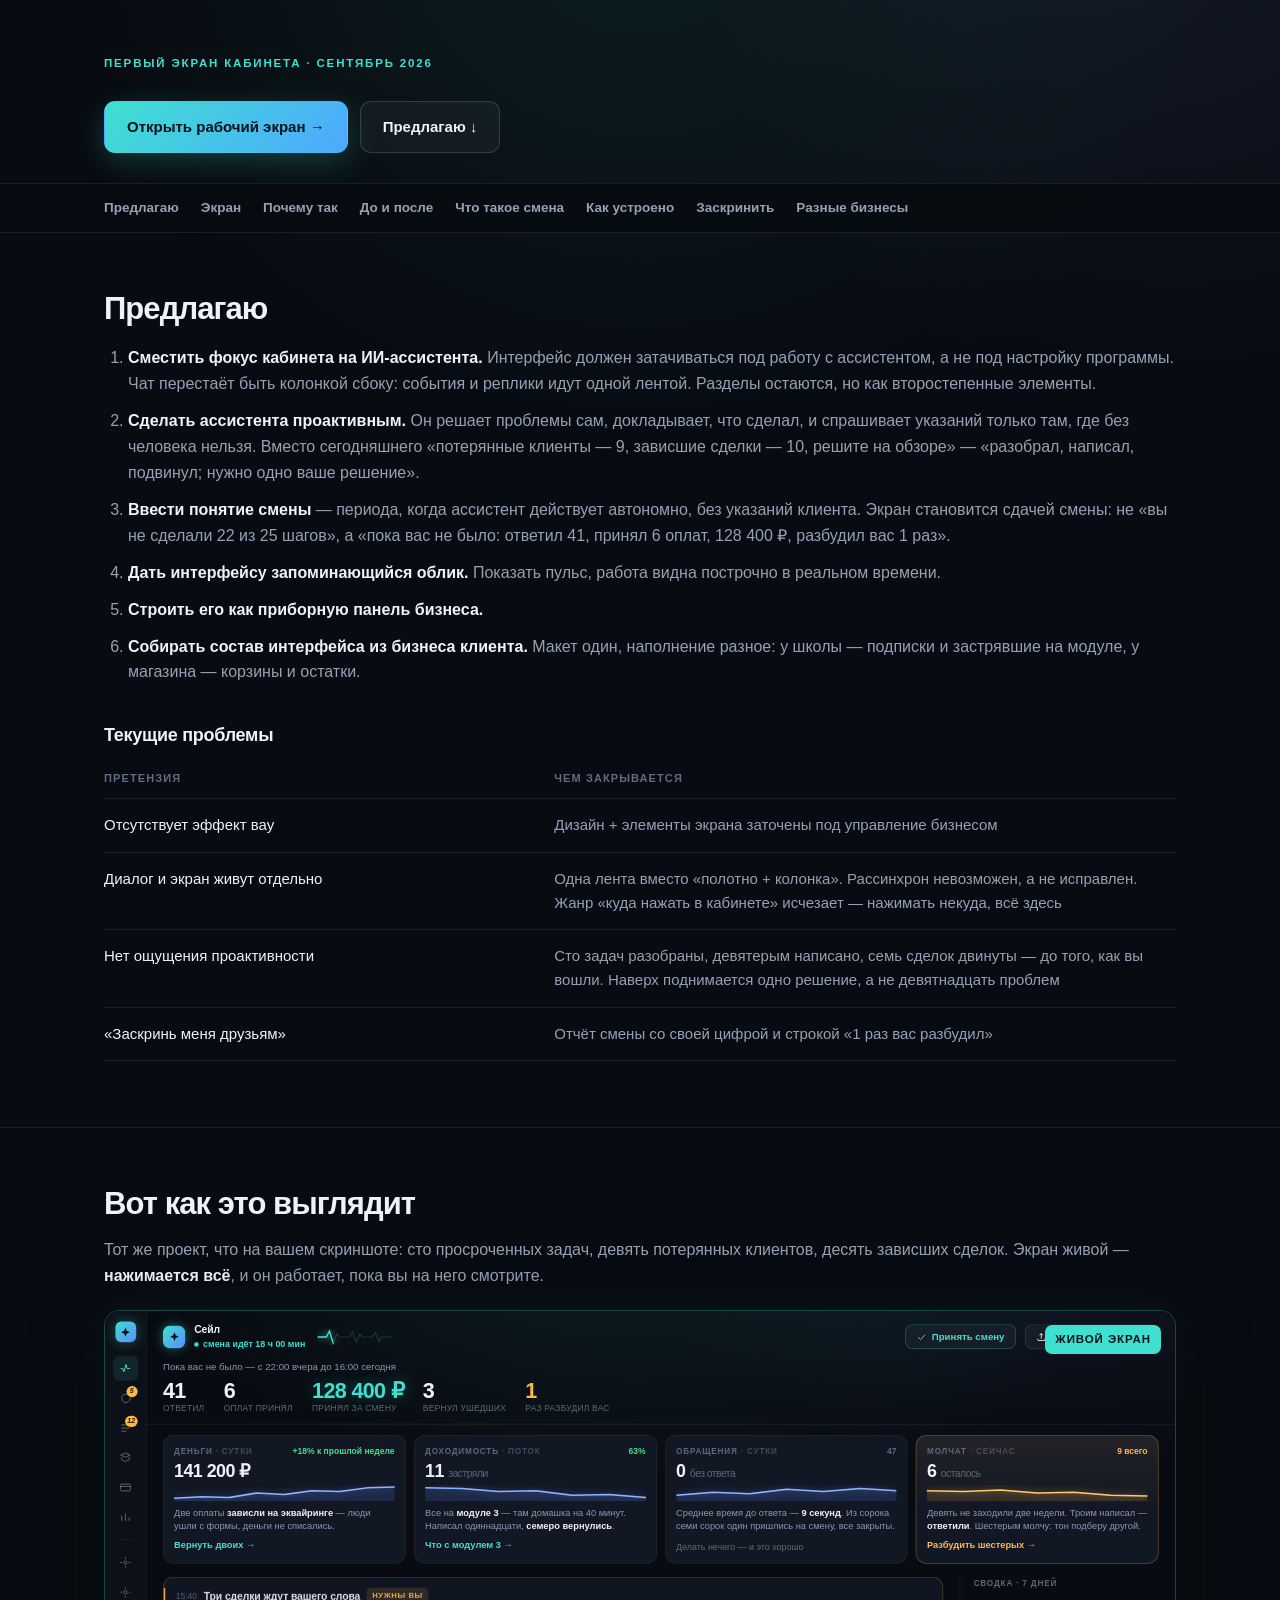
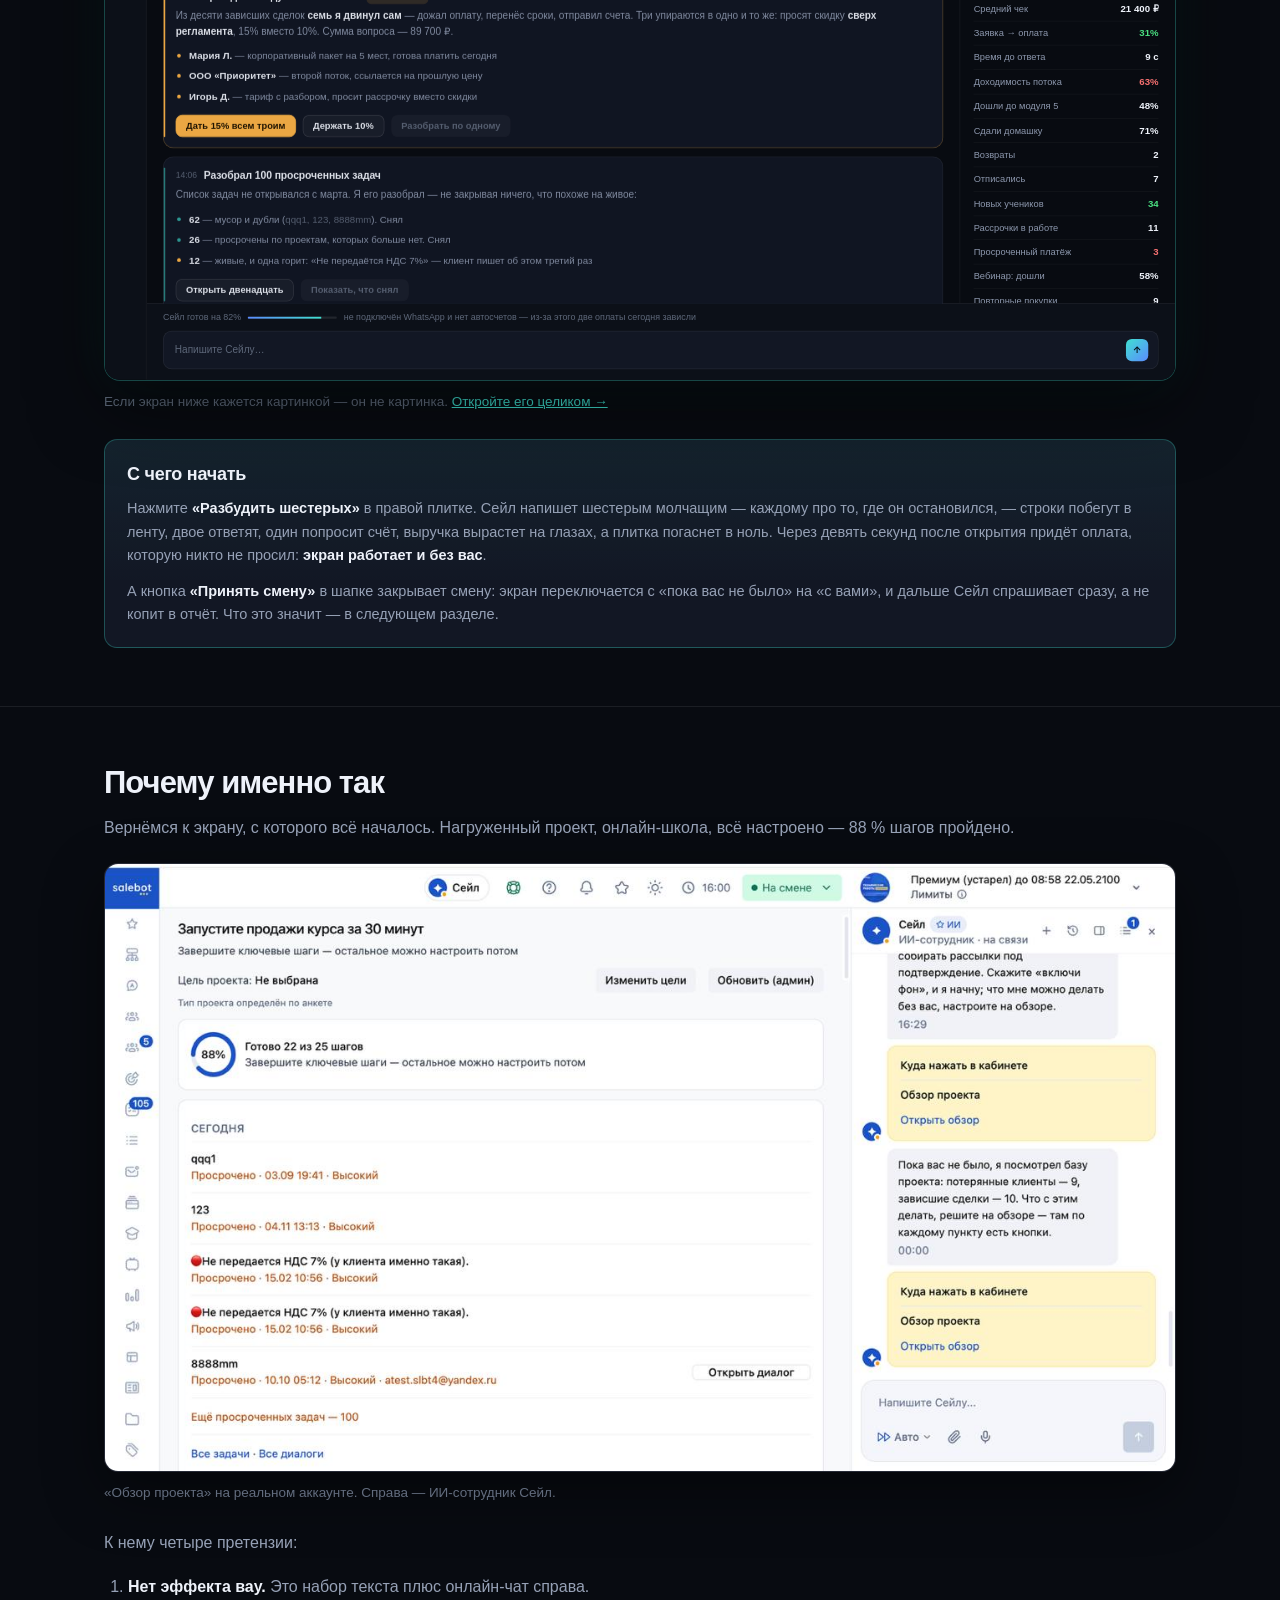
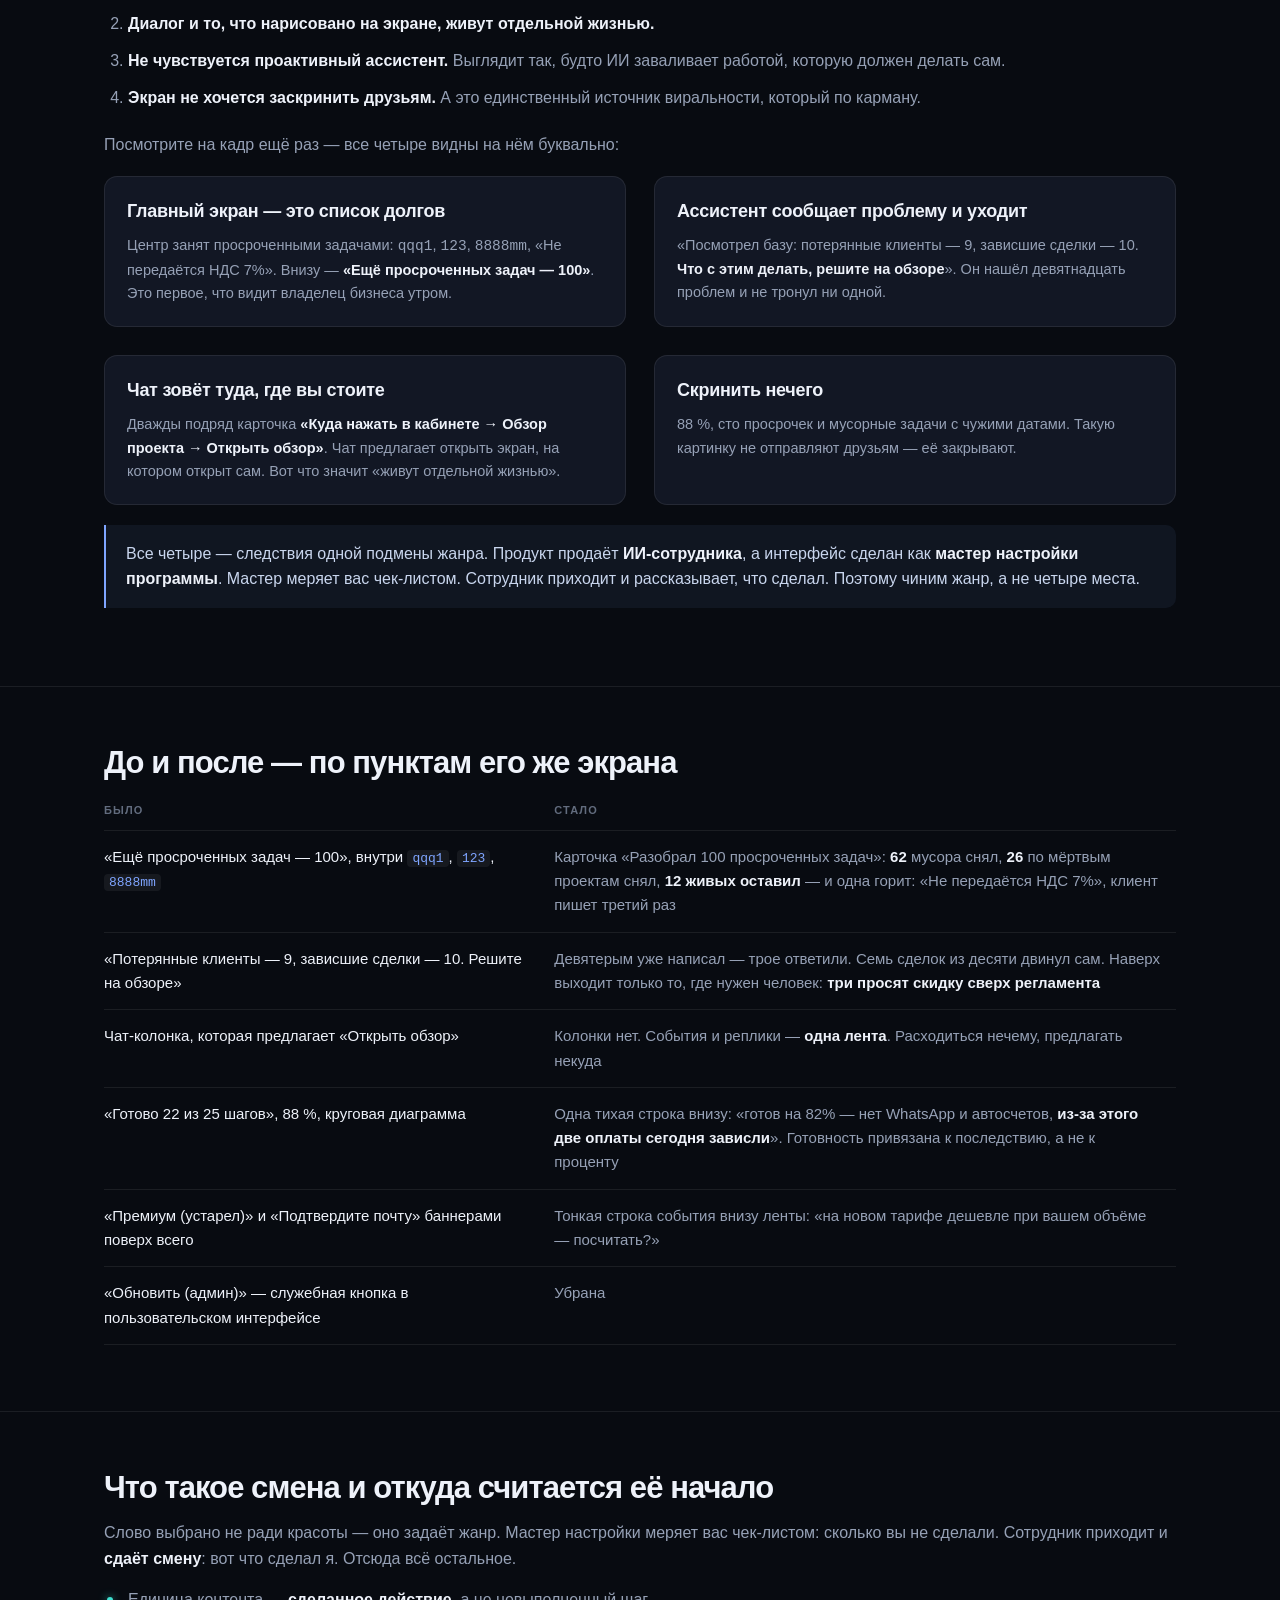
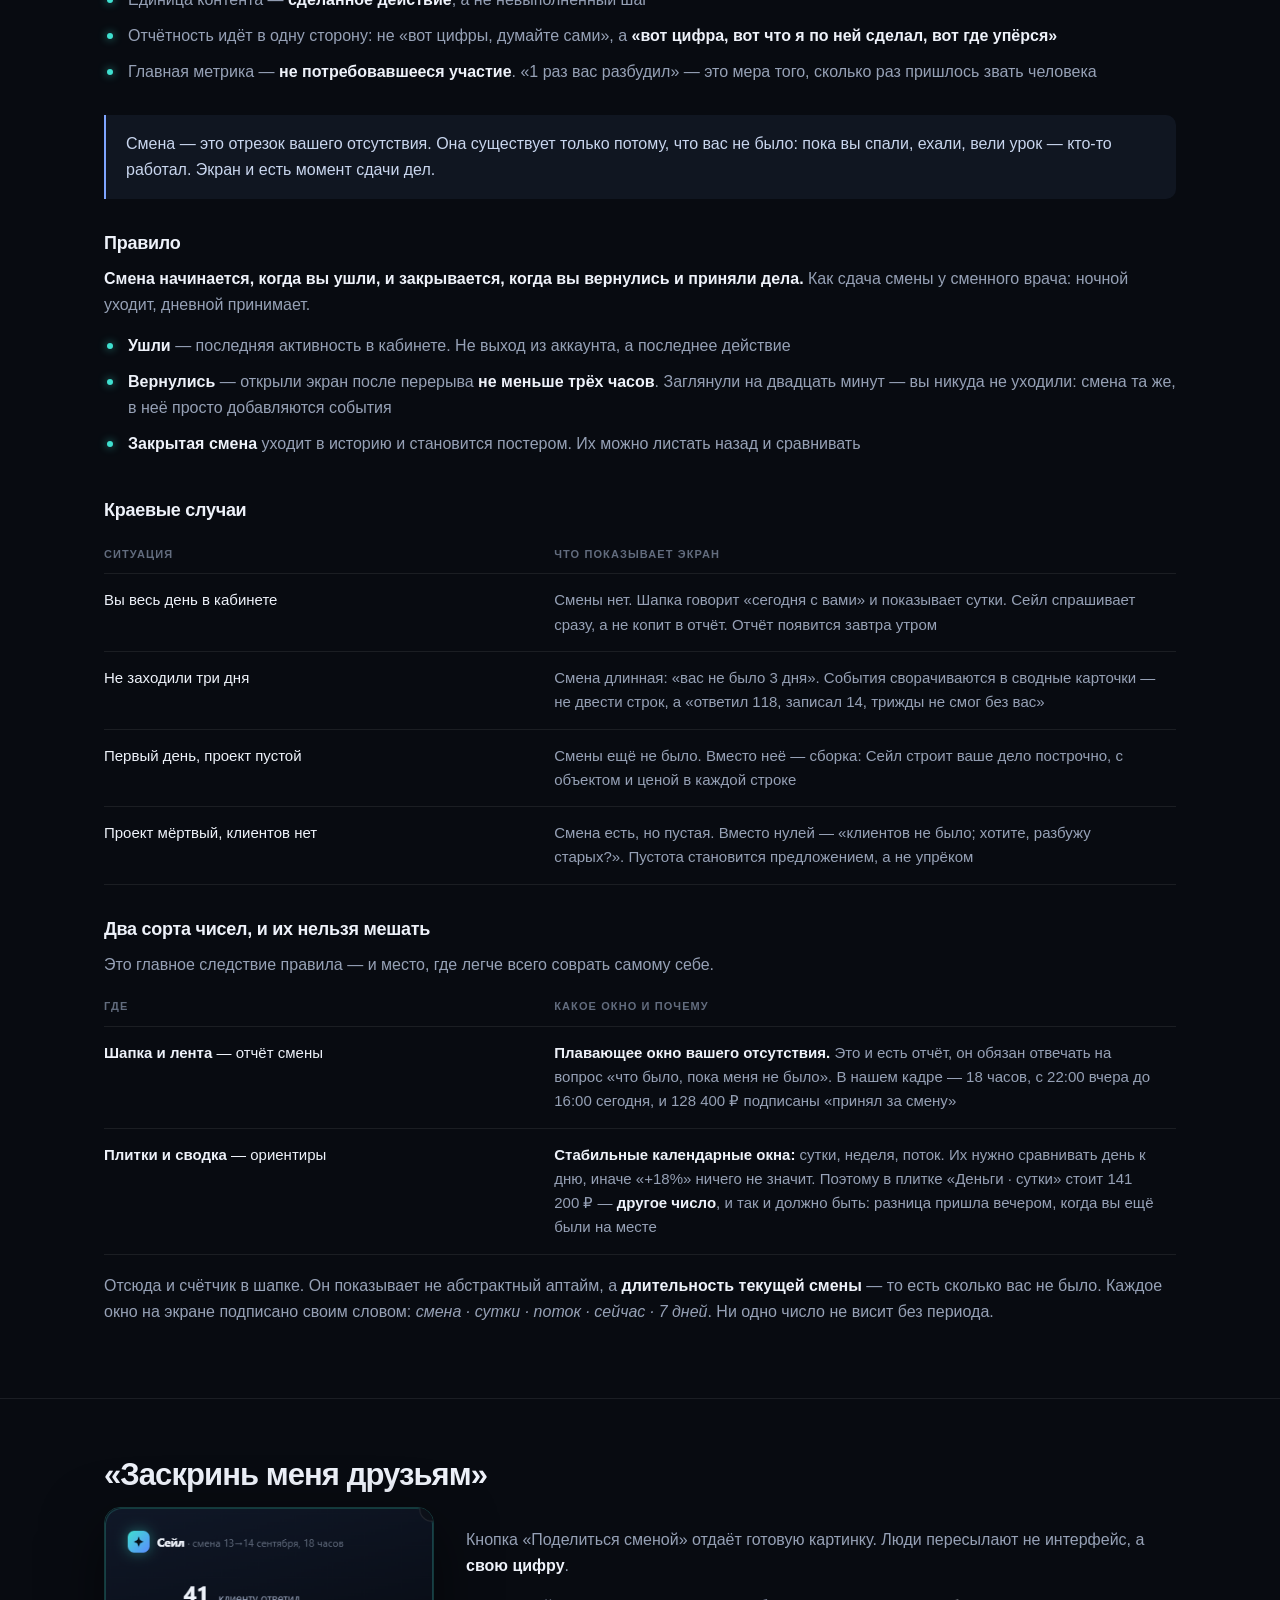
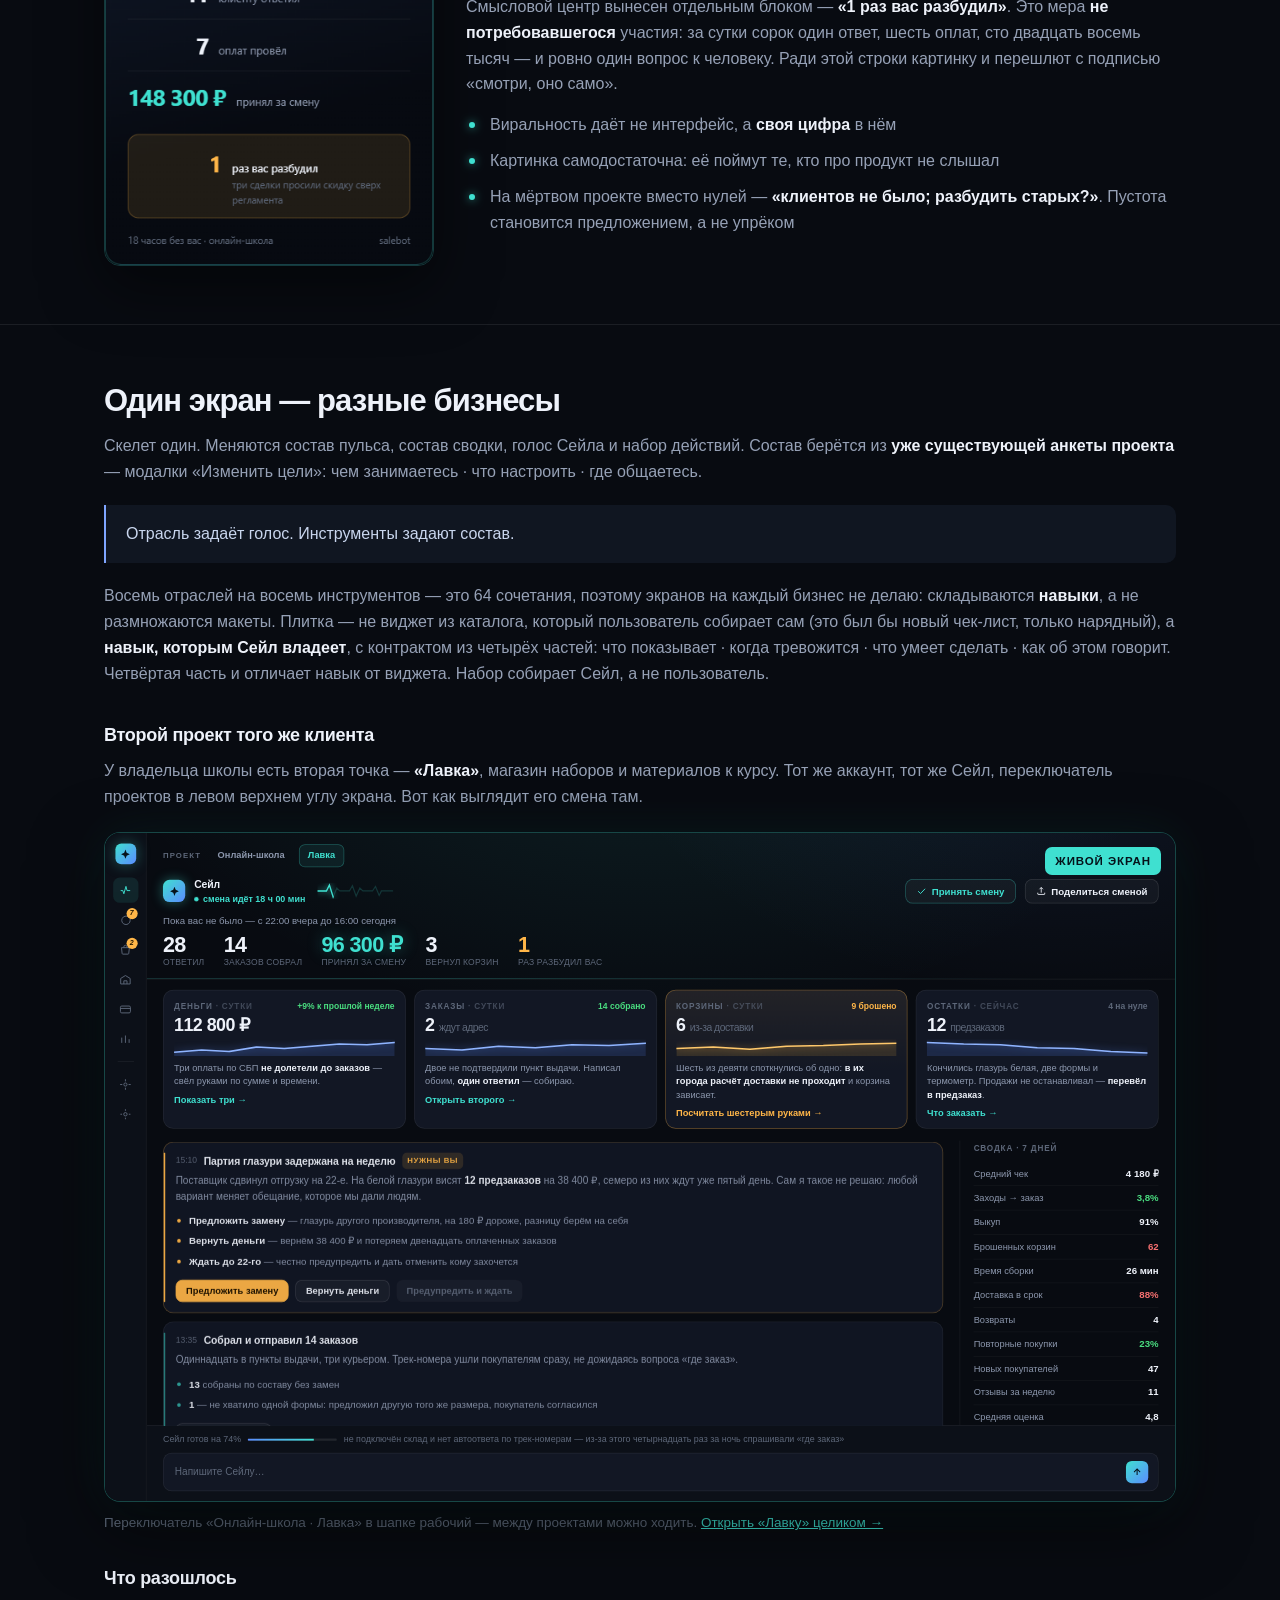
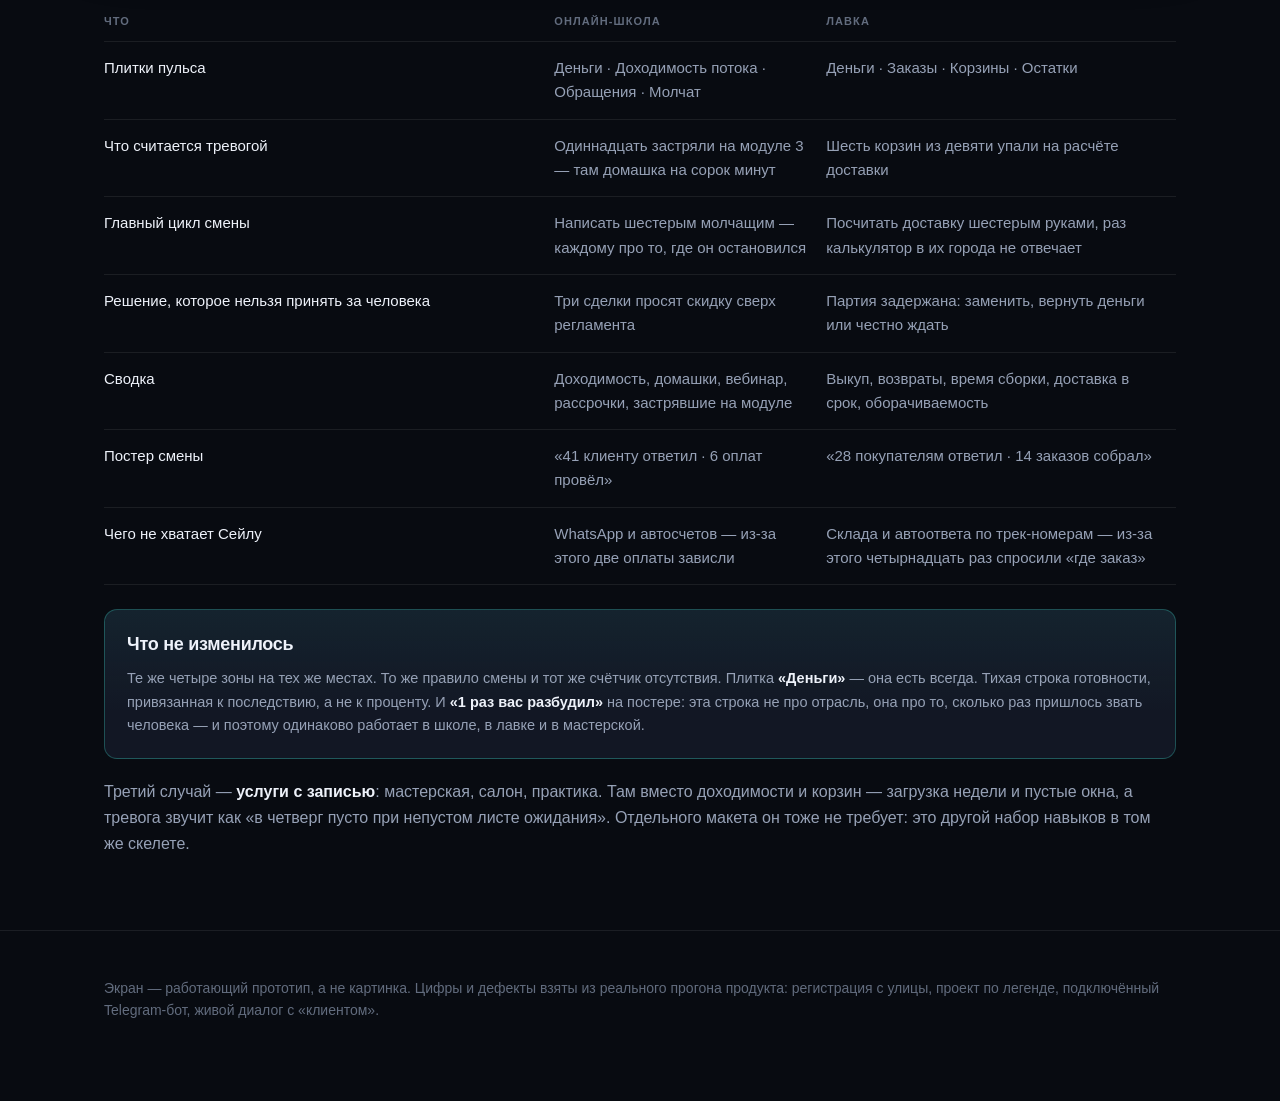
<file: index.html>
<!doctype html>
<html lang="ru">
<head>
<meta charset="utf-8">
<meta name="viewport" content="width=device-width, initial-scale=1">
<meta name="robots" content="noindex, nofollow">
<title>Смена — кабинет вокруг ИИ-сотрудника</title>
<link rel="icon" href="data:image/svg+xml,%3Csvg xmlns='http://www.w3.org/2000/svg' viewBox='0 0 32 32'%3E%3Crect width='32' height='32' rx='8' fill='%23101828'/%3E%3Cpath d='M16 6.5l2.3 7.2 7.2 2.3-7.2 2.3-2.3 7.2-2.3-7.2L6.5 16l7.2-2.3z' fill='%233FE0D0'/%3E%3C/svg%3E">
<style>
  :root{
    --bg:#080B11; --bg2:#0C1018; --surf:#121724;
    --line:rgba(255,255,255,.08); --line2:rgba(255,255,255,.14);
    --ink:#EEF2FA; --mut:#96A1B6; --faint:#626C7E;
    --acc:#3FE0D0; --acc2:#7FA5FF; --warn:#FFB648; --ok:#4ADE80;
  }
  *{box-sizing:border-box}
  body{margin:0;background:var(--bg);color:var(--ink);
    font:16px/1.62 -apple-system,"Segoe UI",Roboto,Arial,sans-serif;
    -webkit-font-smoothing:antialiased;font-variant-numeric:tabular-nums}
  body::before{content:"";position:fixed;inset:-10% -10% auto -10%;height:800px;
    background:radial-gradient(55% 100% at 50% 0%,rgba(63,224,208,.09),transparent 70%),
               radial-gradient(45% 90% at 85% 0%,rgba(127,165,255,.09),transparent 70%);
    pointer-events:none;z-index:0}
  .wrap{position:relative;z-index:1;max-width:1120px;margin:0 auto;padding:0 24px}
  h1{font-size:clamp(38px,6vw,56px);line-height:1.03;letter-spacing:-.04em;margin:0 0 16px;font-weight:740}
  h2{font-size:clamp(25px,3.4vw,31px);line-height:1.18;letter-spacing:-.03em;margin:0 0 14px;font-weight:700}
  h3{font-size:18px;letter-spacing:-.015em;margin:0 0 8px;font-weight:660}
  p{margin:0 0 15px;color:var(--mut);text-wrap:pretty}
  strong{color:var(--ink);font-weight:640}
  a{color:var(--acc)}
  .lead{font-size:clamp(17px,2.2vw,20px);color:var(--mut);max-width:720px}
  .claim{font-size:clamp(20px,2.9vw,27px);line-height:1.28;letter-spacing:-.025em;
    color:var(--ink);font-weight:660;max-width:800px;margin:0 0 18px}
  .claim em{font-style:normal;color:var(--acc)}
  .kicker{font-size:11.5px;font-weight:800;letter-spacing:.16em;text-transform:uppercase;color:var(--acc);margin-bottom:18px}

  header.top{padding:54px 0 30px}
  .btnrow{display:flex;gap:12px;flex-wrap:wrap;margin-top:28px}
  .btn{display:inline-flex;align-items:center;gap:8px;text-decoration:none;font-size:15px;font-weight:650;
    padding:13px 22px;border-radius:11px;border:1px solid var(--line2);color:var(--ink);background:rgba(255,255,255,.04)}
  .btn:hover{border-color:var(--acc);color:var(--acc)}
  .btn.pri{background:linear-gradient(135deg,var(--acc),#4DA8FF);border-color:transparent;color:#05121A;
    box-shadow:0 8px 30px rgba(63,224,208,.22)}
  .btn.pri:hover{color:#05121A;filter:brightness(1.06)}

  nav.toc{position:sticky;top:0;z-index:9;background:rgba(8,11,17,.82);backdrop-filter:blur(10px);
    border-top:1px solid var(--line);border-bottom:1px solid var(--line)}
  nav.toc .wrap{display:flex;gap:22px;flex-wrap:wrap;padding-top:13px;padding-bottom:13px}
  nav.toc a{font-size:13.5px;text-decoration:none;color:var(--mut);font-weight:560}
  nav.toc a:hover{color:var(--acc)}

  section{padding:58px 0;border-bottom:1px solid var(--line);scroll-margin-top:60px}

  .shot{border:1px solid var(--line);border-radius:14px;overflow:hidden;background:var(--surf);
    margin:22px 0 10px;box-shadow:0 20px 60px rgba(0,0,0,.45)}
  .shot img{display:block;width:100%;height:auto}
  .cap{font-size:13.5px;color:var(--faint);margin:0 0 26px}

  /* живой экран */
  .live{position:relative;border:1px solid rgba(63,224,208,.28);border-radius:16px;overflow:hidden;
    background:#080B11;margin:22px 0 10px;box-shadow:0 24px 70px rgba(0,0,0,.55),0 0 50px rgba(63,224,208,.08)}
  .live .frame{width:100%;aspect-ratio:1440/900;overflow:hidden;position:relative}
  .live iframe{position:absolute;top:0;left:0;width:1440px;height:900px;border:0;transform-origin:top left}
  .live .png{display:none;width:100%;height:auto}
  .badge{position:absolute;top:14px;right:14px;z-index:3;font-size:11.5px;font-weight:750;letter-spacing:.08em;
    text-transform:uppercase;color:#05121A;background:var(--acc);padding:5px 10px;border-radius:7px}

  .two{display:grid;grid-template-columns:1fr 1fr;gap:28px}
  .box{background:var(--surf);border:1px solid var(--line);border-radius:13px;padding:20px 22px}
  .box p{font-size:14.5px;margin:0}
  .box.acc{border-color:rgba(63,224,208,.28);background:linear-gradient(180deg,rgba(63,224,208,.06),transparent 70%),var(--surf)}

  table{border-collapse:collapse;width:100%;margin:20px 0 8px;font-size:15px}
  th{text-align:left;font-size:11px;font-weight:800;letter-spacing:.1em;text-transform:uppercase;
    color:var(--faint);padding:0 16px 10px 0;border-bottom:1px solid var(--line)}
  td{padding:14px 16px 14px 0;border-bottom:1px solid var(--line);vertical-align:top;color:var(--mut)}
  td:first-child{color:var(--ink);width:42%}
  td code{background:rgba(255,255,255,.06);padding:1px 5px;border-radius:4px;font-size:13px;color:var(--acc2)}

  ol.q{margin:18px 0 0;padding-left:24px;color:var(--mut);font-size:16px}
  ol.q li{margin-bottom:11px}
  ol.q b{color:var(--ink);font-weight:640}
  ul.t{margin:14px 0 0;padding:0;list-style:none;color:var(--mut)}
  ul.t li{position:relative;padding:0 0 10px 24px}
  ul.t li::before{content:"";position:absolute;left:3px;top:10px;width:6px;height:6px;border-radius:50%;
    background:var(--acc);box-shadow:0 0 8px rgba(63,224,208,.7)}
  ul.t b{color:var(--ink);font-weight:640}

  .poster{max-width:330px;border-radius:16px;overflow:hidden;border:1px solid rgba(63,224,208,.22);
    box-shadow:0 20px 60px rgba(0,0,0,.5)}
  .poster img{display:block;width:100%;height:auto}
  .posterrow{display:grid;grid-template-columns:330px 1fr;gap:32px;align-items:center;margin-top:6px}

  blockquote{margin:20px 0;padding:16px 20px;background:rgba(127,165,255,.07);
    border-left:2px solid var(--acc2);border-radius:0 10px 10px 0;color:#C9D6EE}
  footer{padding:46px 0 80px;color:var(--faint);font-size:14px}

  @media (max-width:900px){
    .two,.posterrow{grid-template-columns:1fr}
    .poster{max-width:100%}
    .live .frame{display:none}
    .live .png{display:block}
    td:first-child{width:auto}
    table,thead,tbody,tr,td,th{display:block;width:100%}
    th{display:none}
    td{border:0;padding:4px 0}
    td:first-child{font-weight:640;padding-top:14px}
    tr{border-bottom:1px solid var(--line);padding-bottom:12px;display:block}
    .cmp td:nth-child(2)::before{content:"Школа — ";color:var(--acc);font-weight:640}
    .cmp td:nth-child(3)::before{content:"Лавка — ";color:var(--acc2);font-weight:640}
  }
</style>
</head>
<body>

<header class="top"><div class="wrap">
  <div class="kicker">Первый экран кабинета · сентябрь 2026</div>
  <div class="btnrow">
    <a class="btn pri" href="screen.html">Открыть рабочий экран →</a>
    <a class="btn" href="#propose">Предлагаю ↓</a>
  </div>
</div></header>

<nav class="toc"><div class="wrap">
  <a href="#propose">Предлагаю</a>
  <a href="#after">Экран</a>
  <a href="#before">Почему так</a>
  <a href="#diff">До и после</a>
  <a href="#shift">Что такое смена</a>
  <a href="#how">Как устроено</a>
  <a href="#viral">Заскринить</a>
  <a href="#biz">Разные бизнесы</a>
</div></nav>

<section id="propose"><div class="wrap">
  <h2>Предлагаю</h2>
  <ol class="q">
    <li><b>Сместить фокус кабинета на ИИ-ассистента.</b> Интерфейс должен затачиваться под работу
    с ассистентом, а не под настройку программы. Чат перестаёт быть колонкой сбоку: события
    и реплики идут одной лентой. Разделы остаются, но как второстепенные элементы.</li>

    <li><b>Сделать ассистента проактивным.</b> Он решает проблемы сам, докладывает, что сделал,
    и спрашивает указаний только там, где без человека нельзя. Вместо сегодняшнего
    «потерянные клиенты — 9, зависшие сделки — 10, решите на обзоре» — «разобрал, написал,
    подвинул; нужно одно ваше решение».</li>

    <li><b>Ввести понятие смены</b> — периода, когда ассистент действует автономно, без указаний
    клиента. Экран становится сдачей смены: не «вы не сделали 22 из 25 шагов», а «пока вас
    не было: ответил 41, принял 6 оплат, 128 400 ₽, разбудил вас 1 раз».</li>

    <li><b>Дать интерфейсу запоминающийся облик.</b> Показать пульс, 
    работа видна построчно в реальном времени.</li>

    <li><b>Строить его как приборную панель бизнеса.</b> </li>

    <li><b>Собирать состав интерфейса из бизнеса клиента.</b> Макет один, наполнение разное:
    у школы — подписки и застрявшие на модуле, у магазина — корзины и остатки.</li>
  </ol>

  <h3 style="margin-top:36px">Текущие проблемы</h3>
  <table>
    <tr><th>Претензия</th><th>Чем закрывается</th></tr>
    <tr><td>Отсутствует эффект вау</td>
      <td>Дизайн + элементы экрана заточены под управление бизнесом</td></tr>
    <tr><td>Диалог и экран живут отдельно</td>
      <td>Одна лента вместо «полотно + колонка». Рассинхрон невозможен, а не исправлен.
      Жанр «куда нажать в кабинете» исчезает — нажимать некуда, всё здесь</td></tr>
    <tr><td>Нет ощущения проактивности</td>
      <td>Сто задач разобраны, девятерым написано, семь сделок двинуты — до того, как вы вошли.
      Наверх поднимается одно решение, а не девятнадцать проблем</td></tr>
    <tr><td>«Заскринь меня друзьям»</td>
      <td>Отчёт смены со своей цифрой и строкой «1 раз вас разбудил»</td></tr>
  </table>

</div></section>

<section id="after"><div class="wrap">
  <h2>Вот как это выглядит</h2>
  <p>Тот же проект, что на вашем скриншоте: сто просроченных задач, девять потерянных клиентов,
  десять зависших сделок. Экран живой — <strong>нажимается всё</strong>, и он работает,
  пока вы на него смотрите.</p>

  <div class="live">
    <span class="badge">живой экран</span>
    <div class="frame"><iframe id="scr" src="screen.html" title="Рабочий экран «Смена»" loading="lazy"></iframe></div>
    <img class="png" src="img/screen-mobile.png" alt="Рабочий экран «Смена»">
  </div>
  <p class="cap">Если экран ниже кажется картинкой — он не картинка.
  <a href="screen.html">Откройте его целиком →</a></p>

  <div class="box acc">
    <h3>С чего начать</h3>
    <p>Нажмите <strong>«Разбудить шестерых»</strong> в правой плитке. Сейл напишет шестерым
    молчащим — каждому про то, где он остановился, — строки побегут в ленту, двое ответят,
    один попросит счёт, выручка вырастет на глазах, а плитка погаснет в ноль.
    Через девять секунд после открытия придёт оплата, которую никто не просил:
    <strong>экран работает и без вас</strong>.</p>
    <p style="margin-top:12px">А кнопка <strong>«Принять смену»</strong> в шапке закрывает смену:
    экран переключается с «пока вас не было» на «с вами», и дальше Сейл спрашивает сразу,
    а не копит в отчёт. Что это значит — в следующем разделе.</p>
  </div>
</div></section>

<section id="before"><div class="wrap">
  <h2>Почему именно так</h2>
  <p>Вернёмся к экрану, с которого всё началось. Нагруженный проект, онлайн-школа,
  всё настроено — 88 % шагов пройдено.</p>

  <div class="shot"><img src="img/before.png" alt="Экран «Обзор проекта» сегодня"></div>
  <p class="cap">«Обзор проекта» на реальном аккаунте. Справа — ИИ-сотрудник Сейл.</p>

  <p>К нему четыре претензии:</p>
  <ol class="q">
    <li><b>Нет эффекта вау.</b> Это набор текста плюс онлайн-чат справа.</li>
    <li><b>Диалог и то, что нарисовано на экране, живут отдельной жизнью.</b></li>
    <li><b>Не чувствуется проактивный ассистент.</b> Выглядит так, будто ИИ заваливает
    работой, которую должен делать сам.</li>
    <li><b>Экран не хочется заскринить друзьям.</b> А это единственный источник виральности,
    который по карману.</li>
  </ol>

  <p style="margin-top:22px">Посмотрите на кадр ещё раз — все четыре видны на нём буквально:</p>
  <div class="two" style="margin-top:18px">
    <div class="box">
      <h3>Главный экран — это список долгов</h3>
      <p>Центр занят просроченными задачами: <code>qqq1</code>, <code>123</code>,
      <code>8888mm</code>, «Не передаётся НДС 7%». Внизу — <strong>«Ещё просроченных задач — 100»</strong>.
      Это первое, что видит владелец бизнеса утром.</p>
    </div>
    <div class="box">
      <h3>Ассистент сообщает проблему и уходит</h3>
      <p>«Посмотрел базу: потерянные клиенты — 9, зависшие сделки — 10.
      <strong>Что с этим делать, решите на обзоре</strong>». Он нашёл девятнадцать проблем
      и не тронул ни одной.</p>
    </div>
    <div class="box">
      <h3>Чат зовёт туда, где вы стоите</h3>
      <p>Дважды подряд карточка <strong>«Куда нажать в кабинете → Обзор проекта → Открыть обзор»</strong>.
      Чат предлагает открыть экран, на котором открыт сам. Вот что значит «живут отдельной жизнью».</p>
    </div>
    <div class="box">
      <h3>Скринить нечего</h3>
      <p>88 %, сто просрочек и мусорные задачи с чужими датами. Такую картинку не отправляют
      друзьям — её закрывают.</p>
    </div>
  </div>

  <blockquote>Все четыре — следствия одной подмены жанра. Продукт продаёт <strong>ИИ-сотрудника</strong>,
  а интерфейс сделан как <strong>мастер настройки программы</strong>. Мастер меряет вас чек-листом.
  Сотрудник приходит и рассказывает, что сделал. Поэтому чиним жанр, а не четыре места.</blockquote>
</div></section>

<section id="diff"><div class="wrap">
  <h2>До и после — по пунктам его же экрана</h2>
  <table>
    <tr><th>Было</th><th>Стало</th></tr>
    <tr>
      <td>«Ещё просроченных задач — 100», внутри <code>qqq1</code>, <code>123</code>, <code>8888mm</code></td>
      <td>Карточка «Разобрал 100 просроченных задач»: <strong>62</strong> мусора снял,
      <strong>26</strong> по мёртвым проектам снял, <strong>12 живых оставил</strong> —
      и одна горит: «Не передаётся НДС 7%», клиент пишет третий раз</td>
    </tr>
    <tr>
      <td>«Потерянные клиенты — 9, зависшие сделки — 10. Решите на обзоре»</td>
      <td>Девятерым уже написал — трое ответили. Семь сделок из десяти двинул сам.
      Наверх выходит только то, где нужен человек: <strong>три просят скидку сверх регламента</strong></td>
    </tr>
    <tr>
      <td>Чат-колонка, которая предлагает «Открыть обзор»</td>
      <td>Колонки нет. События и реплики — <strong>одна лента</strong>. Расходиться нечему,
      предлагать некуда</td>
    </tr>
    <tr>
      <td>«Готово 22 из 25 шагов», 88 %, круговая диаграмма</td>
      <td>Одна тихая строка внизу: «готов на 82% — нет WhatsApp и автосчетов,
      <strong>из-за этого две оплаты сегодня зависли</strong>». Готовность привязана
      к последствию, а не к проценту</td>
    </tr>
    <tr>
      <td>«Премиум (устарел)» и «Подтвердите почту» баннерами поверх всего</td>
      <td>Тонкая строка события внизу ленты: «на новом тарифе дешевле при вашем объёме — посчитать?»</td>
    </tr>
    <tr>
      <td>«Обновить (админ)» — служебная кнопка в пользовательском интерфейсе</td>
      <td>Убрана</td>
    </tr>
  </table>
</div></section>

<section id="shift"><div class="wrap">
  <h2>Что такое смена и откуда считается её начало</h2>
  <p>Слово выбрано не ради красоты — оно задаёт жанр. Мастер настройки меряет вас чек-листом:
  сколько вы не сделали. Сотрудник приходит и <strong>сдаёт смену</strong>: вот что сделал я.
  Отсюда всё остальное.</p>

  <ul class="t">
    <li>Единица контента — <b>сделанное действие</b>, а не невыполненный шаг</li>
    <li>Отчётность идёт в одну сторону: не «вот цифры, думайте сами», а
    <b>«вот цифра, вот что я по ней сделал, вот где упёрся»</b></li>
    <li>Главная метрика — <b>не потребовавшееся участие</b>. «1 раз вас разбудил» — это
    мера того, сколько раз пришлось звать человека</li>
  </ul>

  <blockquote>Смена — это отрезок вашего отсутствия. Она существует только потому,
  что вас не было: пока вы спали, ехали, вели урок — кто-то работал.
  Экран и есть момент сдачи дел.</blockquote>

  <h3 style="margin-top:30px">Правило</h3>
  <p><strong>Смена начинается, когда вы ушли, и закрывается, когда вы вернулись и приняли дела.</strong>
  Как сдача смены у сменного врача: ночной уходит, дневной принимает.</p>
  <ul class="t">
    <li><b>Ушли</b> — последняя активность в кабинете. Не выход из аккаунта, а последнее действие</li>
    <li><b>Вернулись</b> — открыли экран после перерыва <b>не меньше трёх часов</b>.
    Заглянули на двадцать минут — вы никуда не уходили: смена та же, в неё просто
    добавляются события</li>
    <li><b>Закрытая смена</b> уходит в историю и становится постером. Их можно листать назад
    и сравнивать</li>
  </ul>

  <h3 style="margin-top:30px">Краевые случаи</h3>
  <table>
    <tr><th>Ситуация</th><th>Что показывает экран</th></tr>
    <tr><td>Вы весь день в кабинете</td>
      <td>Смены нет. Шапка говорит «сегодня с вами» и показывает сутки. Сейл спрашивает сразу,
      а не копит в отчёт. Отчёт появится завтра утром</td></tr>
    <tr><td>Не заходили три дня</td>
      <td>Смена длинная: «вас не было 3 дня». События сворачиваются в сводные карточки —
      не двести строк, а «ответил 118, записал 14, трижды не смог без вас»</td></tr>
    <tr><td>Первый день, проект пустой</td>
      <td>Смены ещё не было. Вместо неё — сборка: Сейл строит ваше дело построчно,
      с объектом и ценой в каждой строке</td></tr>
    <tr><td>Проект мёртвый, клиентов нет</td>
      <td>Смена есть, но пустая. Вместо нулей — «клиентов не было; хотите, разбужу старых?».
      Пустота становится предложением, а не упрёком</td></tr>
  </table>

  <h3 style="margin-top:30px">Два сорта чисел, и их нельзя мешать</h3>
  <p>Это главное следствие правила — и место, где легче всего соврать самому себе.</p>
  <table>
    <tr><th>Где</th><th>Какое окно и почему</th></tr>
    <tr><td><strong>Шапка и лента</strong> — отчёт смены</td>
      <td><strong>Плавающее окно вашего отсутствия.</strong> Это и есть отчёт, он обязан отвечать
      на вопрос «что было, пока меня не было». В нашем кадре — 18 часов, с 22:00 вчера
      до 16:00 сегодня, и 128 400 ₽ подписаны «принял за смену»</td></tr>
    <tr><td><strong>Плитки и сводка</strong> — ориентиры</td>
      <td><strong>Стабильные календарные окна:</strong> сутки, неделя, поток. Их нужно сравнивать
      день к дню, иначе «+18%» ничего не значит. Поэтому в плитке «Деньги · сутки» стоит
      141 200 ₽ — <strong>другое число</strong>, и так и должно быть: разница пришла вечером,
      когда вы ещё были на месте</td></tr>
  </table>
  <p style="margin-top:18px">Отсюда и счётчик в шапке. Он показывает не абстрактный аптайм,
  а <strong>длительность текущей смены</strong> — то есть сколько вас не было.
  Каждое окно на экране подписано своим словом: <em>смена · сутки · поток · сейчас · 7 дней</em>.
  Ни одно число не висит без периода.</p>
</div></section>

<section id="viral"><div class="wrap">
  <h2>«Заскринь меня друзьям»</h2>
  <div class="posterrow">
    <div class="poster"><img src="img/poster.png" alt="Отчёт смены"></div>
    <div>
      <p>Кнопка «Поделиться сменой» отдаёт готовую картинку. Люди пересылают не интерфейс,
      а <strong>свою цифру</strong>.</p>
      <p>Смысловой центр вынесен отдельным блоком — <strong>«1 раз вас разбудил»</strong>.
      Это мера <strong>не потребовавшегося</strong> участия: за сутки сорок один ответ,
      шесть оплат, сто двадцать восемь тысяч — и ровно один вопрос к человеку.
      Ради этой строки картинку и перешлют с подписью «смотри, оно само».</p>
      <ul class="t">
        <li>Виральность даёт не интерфейс, а <b>своя цифра</b> в нём</li>
        <li>Картинка самодостаточна: её поймут те, кто про продукт не слышал</li>
        <li>На мёртвом проекте вместо нулей — <b>«клиентов не было; разбудить старых?»</b>.
        Пустота становится предложением, а не упрёком</li>
      </ul>
    </div>
  </div>
</div></section>

<section id="biz"><div class="wrap">
  <h2>Один экран — разные бизнесы</h2>
  <p>Скелет один. Меняются состав пульса, состав сводки, голос Сейла и набор действий.
  Состав берётся из <strong>уже существующей анкеты проекта</strong> — модалки «Изменить цели»:
  чем занимаетесь · что настроить · где общаетесь.</p>
  <blockquote>Отрасль задаёт голос. Инструменты задают состав.</blockquote>
  <p>Восемь отраслей на восемь инструментов — это 64 сочетания, поэтому экранов на каждый
  бизнес не делаю: складываются <strong>навыки</strong>, а не размножаются макеты.
  Плитка — не виджет из каталога, который пользователь собирает сам (это был бы новый
  чек-лист, только нарядный), а <strong>навык, которым Сейл владеет</strong>, с контрактом
  из четырёх частей: что показывает · когда тревожится · что умеет сделать · как об этом говорит.
  Четвёртая часть и отличает навык от виджета. Набор собирает Сейл, а не пользователь.</p>

  <h3 style="margin-top:34px">Второй проект того же клиента</h3>
  <p>У владельца школы есть вторая точка — <strong>«Лавка»</strong>, магазин наборов
  и материалов к курсу. Тот же аккаунт, тот же Сейл, переключатель проектов в левом верхнем
  углу экрана. Вот как выглядит его смена там.</p>

  <div class="live">
    <span class="badge">живой экран</span>
    <div class="frame"><iframe src="shop.html" title="Рабочий экран «Смена» — Лавка" loading="lazy"></iframe></div>
    <img class="png" src="img/shop-mobile.png" alt="Рабочий экран «Смена» — Лавка">
  </div>
  <p class="cap">Переключатель «Онлайн-школа · Лавка» в шапке рабочий — между проектами можно ходить.
  <a href="shop.html">Открыть «Лавку» целиком →</a></p>

  <h3 style="margin-top:30px">Что разошлось</h3>
  <table class="cmp">
    <tr><th>Что</th><th>Онлайн-школа</th><th>Лавка</th></tr>
    <tr>
      <td>Плитки пульса</td>
      <td>Деньги · Доходимость потока · Обращения · Молчат</td>
      <td>Деньги · Заказы · Корзины · Остатки</td>
    </tr>
    <tr>
      <td>Что считается тревогой</td>
      <td>Одиннадцать застряли на модуле 3 — там домашка на сорок минут</td>
      <td>Шесть корзин из девяти упали на расчёте доставки</td>
    </tr>
    <tr>
      <td>Главный цикл смены</td>
      <td>Написать шестерым молчащим — каждому про то, где он остановился</td>
      <td>Посчитать доставку шестерым руками, раз калькулятор в их города не отвечает</td>
    </tr>
    <tr>
      <td>Решение, которое нельзя принять за человека</td>
      <td>Три сделки просят скидку сверх регламента</td>
      <td>Партия задержана: заменить, вернуть деньги или честно ждать</td>
    </tr>
    <tr>
      <td>Сводка</td>
      <td>Доходимость, домашки, вебинар, рассрочки, застрявшие на модуле</td>
      <td>Выкуп, возвраты, время сборки, доставка в срок, оборачиваемость</td>
    </tr>
    <tr>
      <td>Постер смены</td>
      <td>«41 клиенту ответил · 6 оплат провёл»</td>
      <td>«28 покупателям ответил · 14 заказов собрал»</td>
    </tr>
    <tr>
      <td>Чего не хватает Сейлу</td>
      <td>WhatsApp и автосчетов — из-за этого две оплаты зависли</td>
      <td>Склада и автоответа по трек-номерам — из-за этого четырнадцать раз спросили «где заказ»</td>
    </tr>
  </table>

  <div class="box acc" style="margin-top:24px">
    <h3>Что не изменилось</h3>
    <p>Те же четыре зоны на тех же местах. То же правило смены и тот же счётчик отсутствия.
    Плитка <strong>«Деньги»</strong> — она есть всегда. Тихая строка готовности, привязанная
    к последствию, а не к проценту. И <strong>«1 раз вас разбудил»</strong> на постере:
    эта строка не про отрасль, она про то, сколько раз пришлось звать человека —
    и поэтому одинаково работает в школе, в лавке и в мастерской.</p>
  </div>

  <p style="margin-top:20px">Третий случай — <strong>услуги с записью</strong>: мастерская, салон,
  практика. Там вместо доходимости и корзин — загрузка недели и пустые окна, а тревога звучит
  как «в четверг пусто при непустом листе ожидания». Отдельного макета он тоже не требует:
  это другой набор навыков в том же скелете.</p>
</div></section>

<footer><div class="wrap">
  Экран — работающий прототип, а не картинка. Цифры и дефекты взяты из реального прогона
  продукта: регистрация с улицы, проект по легенде, подключённый Telegram-бот, живой диалог с «клиентом».
</div></footer>

<script>
  // экран вставлен в натуральную величину и вписывается масштабом — чтобы ничего не резалось
  (function(){
    var frames = Array.prototype.slice.call(document.querySelectorAll('.live .frame'));
    if (!frames.length) return;
    function fit(){
      frames.forEach(function(box){
        var fr = box.querySelector('iframe');
        if (fr) fr.style.transform = 'scale(' + (box.clientWidth / 1440) + ')';
      });
    }
    fit();
    window.addEventListener('resize', fit);
  })();
</script>
</body>
</html>
</file>
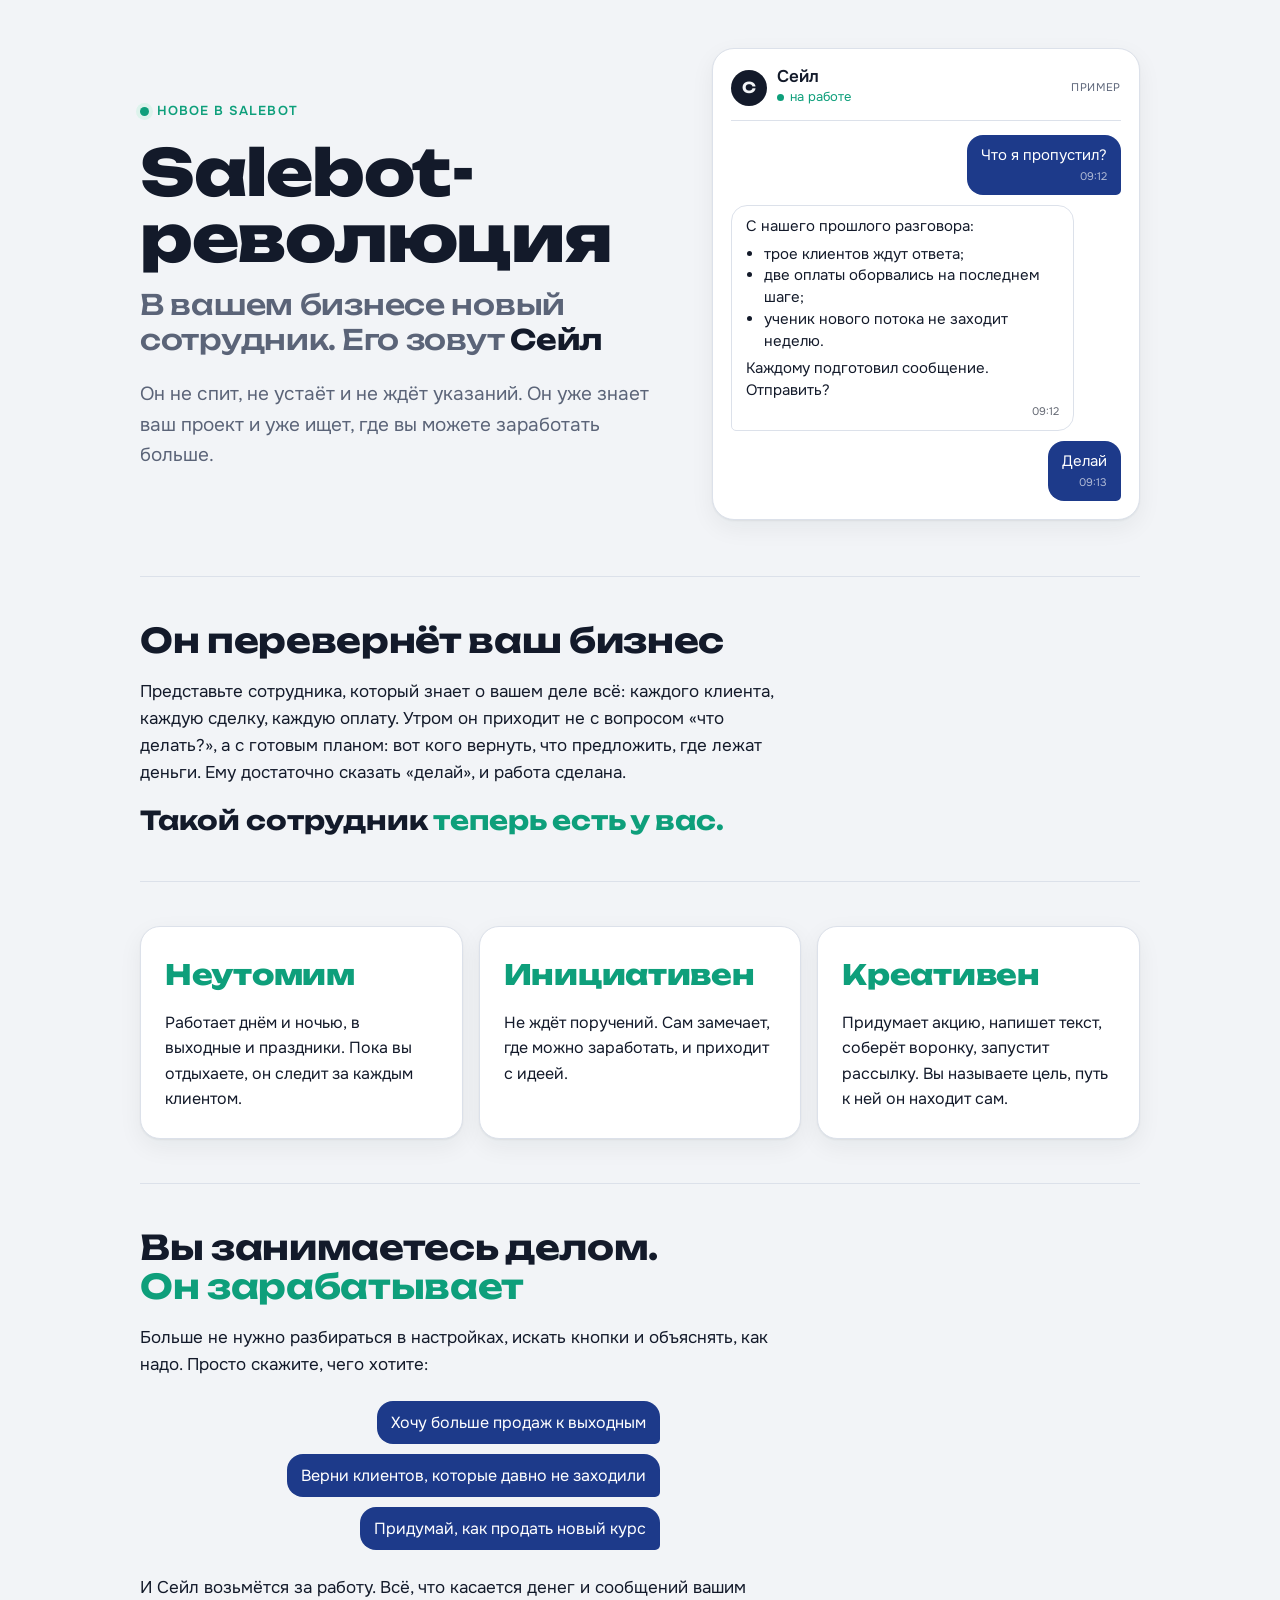
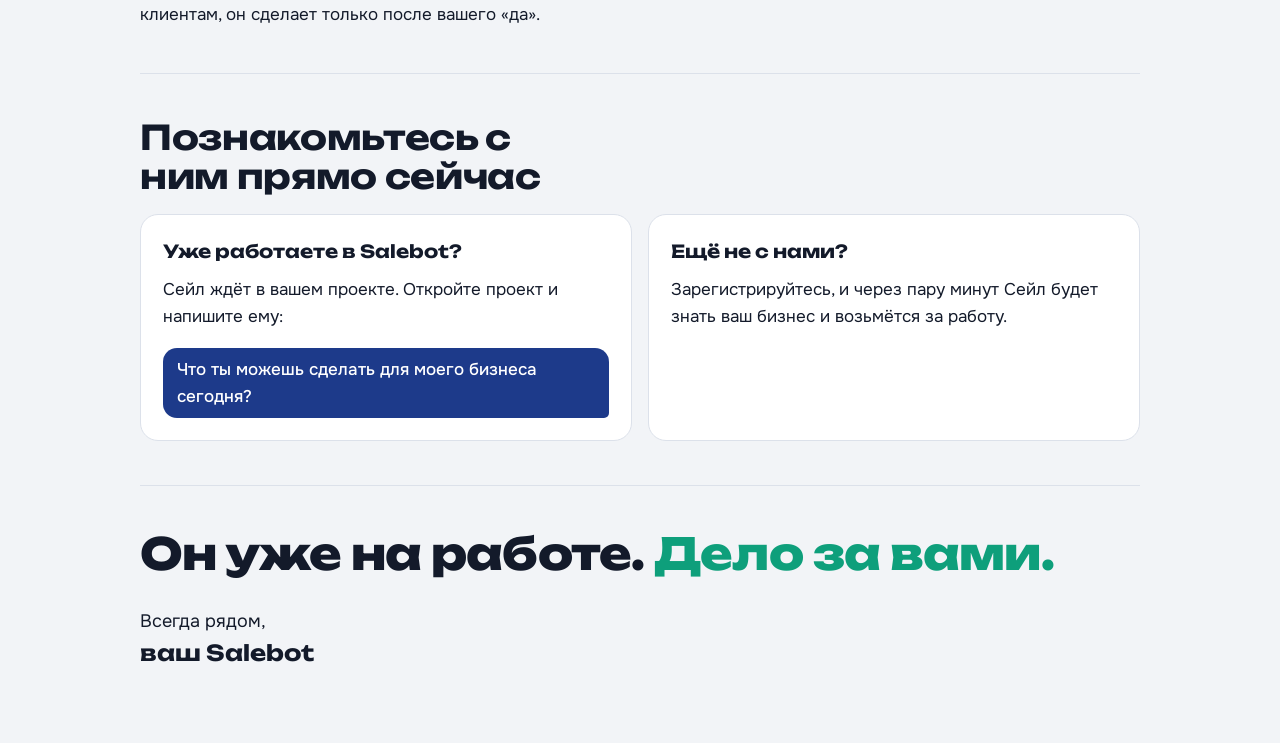
<file: sale/index.html>
<!doctype html>
<html lang="ru">
<head>
<meta charset="utf-8">
<meta name="viewport" content="width=device-width, initial-scale=1">
<meta name="robots" content="noindex, nofollow">
<link rel="icon" href="data:,">
<title>Сейл вышел на работу</title>
<link rel="preconnect" href="https://fonts.googleapis.com">
<link rel="preconnect" href="https://fonts.gstatic.com" crossorigin>
<link rel="stylesheet" href="https://fonts.googleapis.com/css2?family=Unbounded:wght@500;700;800&family=Onest:wght@400;500;600;700&display=swap">
<style>
*, *::before, *::after { box-sizing: border-box; }
html { -webkit-text-size-adjust: 100%; }
body { margin: 0; }
img { max-width: 100%; }
/* Layout: one thought, told loud — hero with a live chat, three big quality cards, owner requests as messenger bubbles, "online" green as the only accent */
:root {
  --bg: #F2F4F7;
  --surface: #FFFFFF;
  --ink: #131A2A;
  --muted: #5B6478;
  --line: #DCE1EA;
  --accent: #0E9F7B;
  --accent-soft: #DDF3EC;
  --owner: #1D3A8A;
  --owner-ink: #FFFFFF;
  --sale: #FFFFFF;
  --f-display: "Unbounded", "Arial Black", system-ui, sans-serif;
  --f-body: "Onest", "Segoe UI", system-ui, -apple-system, sans-serif;
  --shadow: 0 1px 2px rgba(19,26,42,.06), 0 8px 24px rgba(19,26,42,.06);
}
@media (prefers-color-scheme: dark) {
  :root:not([data-theme="light"]) {
    --bg: #0E131D; --surface: #161D2B; --ink: #E9EDF5; --muted: #9AA4B8; --line: #263045;
    --accent: #2DC89F; --accent-soft: #123A31; --owner: #3558C4; --owner-ink: #FFFFFF; --sale: #1C2536;
    --shadow: 0 1px 2px rgba(0,0,0,.3), 0 8px 24px rgba(0,0,0,.25);
    color-scheme: dark;
  }
}
:root[data-theme="dark"] {
  --bg: #0E131D; --surface: #161D2B; --ink: #E9EDF5; --muted: #9AA4B8; --line: #263045;
  --accent: #2DC89F; --accent-soft: #123A31; --owner: #3558C4; --owner-ink: #FFFFFF; --sale: #1C2536;
  --shadow: 0 1px 2px rgba(0,0,0,.3), 0 8px 24px rgba(0,0,0,.25);
  color-scheme: dark;
}

body { background: var(--bg); color: var(--ink); font-family: var(--f-body); font-size: 17px; line-height: 1.6; }
.wrap { max-width: 1040px; margin: 0 auto; padding-inline: 20px; padding-block: 0 72px; }
.col { max-width: 660px; }

/* Hero */
.hero { display: grid; grid-template-columns: minmax(0, 1.1fr) minmax(0, .9fr); gap: 48px; align-items: center; padding-block: 48px 56px; }
.eyebrow { display: inline-flex; align-items: center; gap: 8px; font-size: 13px; font-weight: 600; letter-spacing: .08em; text-transform: uppercase; color: var(--accent); }
.dot { width: 9px; height: 9px; border-radius: 50%; background: var(--accent); box-shadow: 0 0 0 4px var(--accent-soft); flex: none; }
h1 { font-family: var(--f-display); font-weight: 800; font-size: clamp(34px, 6vw, 64px); line-height: 1.02; letter-spacing: -.02em; margin: 16px 0 0; text-wrap: balance; }
h1 .sub { display: block; font-weight: 500; font-size: .44em; line-height: 1.25; letter-spacing: -.01em; margin-top: 16px; color: var(--muted); }
h1 .sub b { color: var(--ink); font-weight: 700; }
.lead { font-size: 19px; color: var(--muted); margin: 22px 0 0; max-width: 34em; }

/* Chat */
.chat { background: var(--surface); border: 1px solid var(--line); border-radius: 22px; box-shadow: var(--shadow); padding: 18px; display: flex; flex-direction: column; gap: 10px; min-width: 0; }
.chat-head { display: flex; align-items: center; gap: 10px; padding-bottom: 12px; border-bottom: 1px solid var(--line); margin-bottom: 4px; }
.avatar { width: 36px; height: 36px; border-radius: 50%; background: var(--ink); color: var(--bg); display: grid; place-items: center; font-family: var(--f-display); font-weight: 700; font-size: 15px; flex: none; }
.chat-head .who { font-weight: 600; line-height: 1.2; }
.chat-head .status { font-size: 13px; color: var(--accent); display: flex; align-items: center; gap: 6px; }
.chat-head .status .dot { width: 7px; height: 7px; box-shadow: none; }
.chat-note { margin-left: auto; font-size: 11px; letter-spacing: .06em; text-transform: uppercase; color: var(--muted); }
.msg { max-width: 88%; padding: 10px 14px; border-radius: 16px; font-size: 15px; line-height: 1.45; }
.msg.owner { align-self: flex-end; background: var(--owner); color: var(--owner-ink); border-bottom-right-radius: 5px; }
.msg.sale { align-self: flex-start; background: var(--sale); border: 1px solid var(--line); border-bottom-left-radius: 5px; }
.msg.sale ul { margin: 6px 0; padding-left: 18px; }
.msg .time { display: block; text-align: right; font-size: 11px; opacity: .65; margin-top: 2px; }
.hero .msg { animation: pop .45s ease-out both; }
.hero .msg:nth-of-type(2) { animation-delay: .25s; }
.hero .msg:nth-of-type(3) { animation-delay: .6s; }
@keyframes pop { from { transform: translateY(8px); opacity: .01; } to { transform: none; opacity: 1; } }

/* Sections */
section { padding-block: 44px; border-top: 1px solid var(--line); }
h2 { font-family: var(--f-display); font-weight: 700; font-size: clamp(24px, 3.4vw, 34px); line-height: 1.15; letter-spacing: -.01em; margin: 0 0 18px; text-wrap: balance; }
p { margin: 0 0 14px; }
p:last-child { margin-bottom: 0; }
.accent { color: var(--accent); }
.punch { font-family: var(--f-display); font-weight: 700; font-size: clamp(20px, 2.8vw, 26px); line-height: 1.25; margin-top: 18px; }

/* Qualities */
.qualities { display: grid; grid-template-columns: repeat(3, minmax(0, 1fr)); gap: 16px; }
.q { background: var(--surface); border: 1px solid var(--line); border-radius: 20px; box-shadow: var(--shadow); padding: 26px 24px; min-width: 0; }
.q h3 { font-family: var(--f-display); font-weight: 800; font-size: clamp(22px, 2.6vw, 28px); letter-spacing: -.01em; margin: 0 0 12px; color: var(--accent); }
.q p { font-size: 16px; }

/* Requests */
.asks { display: flex; flex-direction: column; align-items: flex-end; gap: 10px; margin: 22px 0 24px; max-width: 520px; }
.asks .msg { font-size: 16px; }

/* CTA */
.cta { display: grid; grid-template-columns: repeat(2, minmax(0, 1fr)); gap: 16px; }
.cta > div { background: var(--surface); border: 1px solid var(--line); border-radius: 18px; padding: 22px; min-width: 0; }
.cta h3 { font-family: var(--f-display); font-weight: 700; font-size: 18px; margin: 0 0 10px; }
.cta .ask { display: inline-block; margin-block: 4px 0; background: var(--owner); color: var(--owner-ink); padding: 8px 14px; border-radius: 14px; border-bottom-right-radius: 5px; font-weight: 500; }

.final { padding-top: 44px; border-top: 1px solid var(--line); display: flex; flex-direction: column; gap: 28px; }
.final .big { font-family: var(--f-display); font-weight: 800; font-size: clamp(26px, 4.4vw, 44px); line-height: 1.1; letter-spacing: -.02em; margin: 0; text-wrap: balance; }
.final .sign { font-size: 18px; margin: 0; }
.final .brand { font-family: var(--f-display); font-weight: 700; font-size: 22px; }

@media (max-width: 820px) {
  .hero { grid-template-columns: minmax(0, 1fr); gap: 32px; padding-block: 28px 40px; }
  .qualities { grid-template-columns: minmax(0, 1fr); }
}
@media (max-width: 600px) {
  body { font-size: 16px; }
  .wrap { padding-inline: 16px; }
  .cta { grid-template-columns: minmax(0, 1fr); }
  .lead { font-size: 17px; }
}
@media (prefers-reduced-motion: reduce) {
  .hero .msg { animation: none; }
}
</style>
</head>
<body>

<div class="wrap">
  <header class="hero">
    <div>
      <span class="eyebrow"><span class="dot"></span>Новое в Salebot</span>
      <h1>Salebot-революция <span class="sub">В вашем бизнесе новый сотрудник. Его зовут <b>Сейл</b></span></h1>
      <p class="lead">Он не спит, не устаёт и не ждёт указаний. Он уже знает ваш проект и уже ищет, где вы можете заработать больше.</p>
    </div>

    <div class="chat" aria-label="Пример разговора с Сейлом">
      <div class="chat-head">
        <div class="avatar">С</div>
        <div>
          <div class="who">Сейл</div>
          <div class="status"><span class="dot"></span>на работе</div>
        </div>
        <span class="chat-note">Пример</span>
      </div>
      <div class="msg owner">Что я пропустил?<span class="time">09:12</span></div>
      <div class="msg sale">С нашего прошлого разговора:
        <ul>
          <li>трое клиентов ждут ответа;</li>
          <li>две оплаты оборвались на последнем шаге;</li>
          <li>ученик нового потока не заходит неделю.</li>
        </ul>
        Каждому подготовил сообщение. Отправить?<span class="time">09:12</span></div>
      <div class="msg owner">Делай<span class="time">09:13</span></div>
    </div>
  </header>

  <section>
    <div class="col">
      <h2>Он перевернёт ваш бизнес</h2>
      <p>Представьте сотрудника, который знает о вашем деле всё: каждого клиента, каждую сделку, каждую оплату. Утром он приходит не с вопросом «что делать?», а с готовым планом: вот кого вернуть, что предложить, где лежат деньги. Ему достаточно сказать «делай», и работа сделана.</p>
      <p class="punch">Такой сотрудник <span class="accent">теперь есть у вас.</span></p>
    </div>
  </section>

  <section>
    <div class="qualities">
      <div class="q">
        <h3>Неутомим</h3>
        <p>Работает днём и ночью, в выходные и праздники. Пока вы отдыхаете, он следит за каждым клиентом.</p>
      </div>
      <div class="q">
        <h3>Инициативен</h3>
        <p>Не ждёт поручений. Сам замечает, где можно заработать, и приходит с идеей.</p>
      </div>
      <div class="q">
        <h3>Креативен</h3>
        <p>Придумает акцию, напишет текст, соберёт воронку, запустит рассылку. Вы называете цель, путь к ней он находит сам.</p>
      </div>
    </div>
  </section>

  <section>
    <div class="col">
      <h2>Вы занимаетесь делом. <span class="accent">Он зарабатывает</span></h2>
      <p>Больше не нужно разбираться в настройках, искать кнопки и объяснять, как надо. Просто скажите, чего хотите:</p>
    </div>
    <div class="asks">
      <div class="msg owner">Хочу больше продаж к выходным</div>
      <div class="msg owner">Верни клиентов, которые давно не заходили</div>
      <div class="msg owner">Придумай, как продать новый курс</div>
    </div>
    <div class="col">
      <p>И Сейл возьмётся за работу. Всё, что касается денег и сообщений вашим клиентам, он сделает только после вашего «да».</p>
    </div>
  </section>

  <section>
    <div class="col"><h2>Познакомьтесь с ним прямо сейчас</h2></div>
    <div class="cta">
      <div>
        <h3>Уже работаете в Salebot?</h3>
        <p>Сейл ждёт в вашем проекте. Откройте проект и напишите ему:</p>
        <span class="ask">Что ты можешь сделать для моего бизнеса сегодня?</span>
      </div>
      <div>
        <h3>Ещё не с нами?</h3>
        <p>Зарегистрируйтесь, и через пару минут Сейл будет знать ваш бизнес и возьмётся за работу.</p>
      </div>
    </div>
  </section>

  <footer class="final">
    <p class="big">Он уже на работе. <span class="accent">Дело за вами.</span></p>
    <p class="sign">Всегда рядом,<br><span class="brand">ваш Salebot</span></p>
  </footer>
</div>
</body>
</html>
</file>
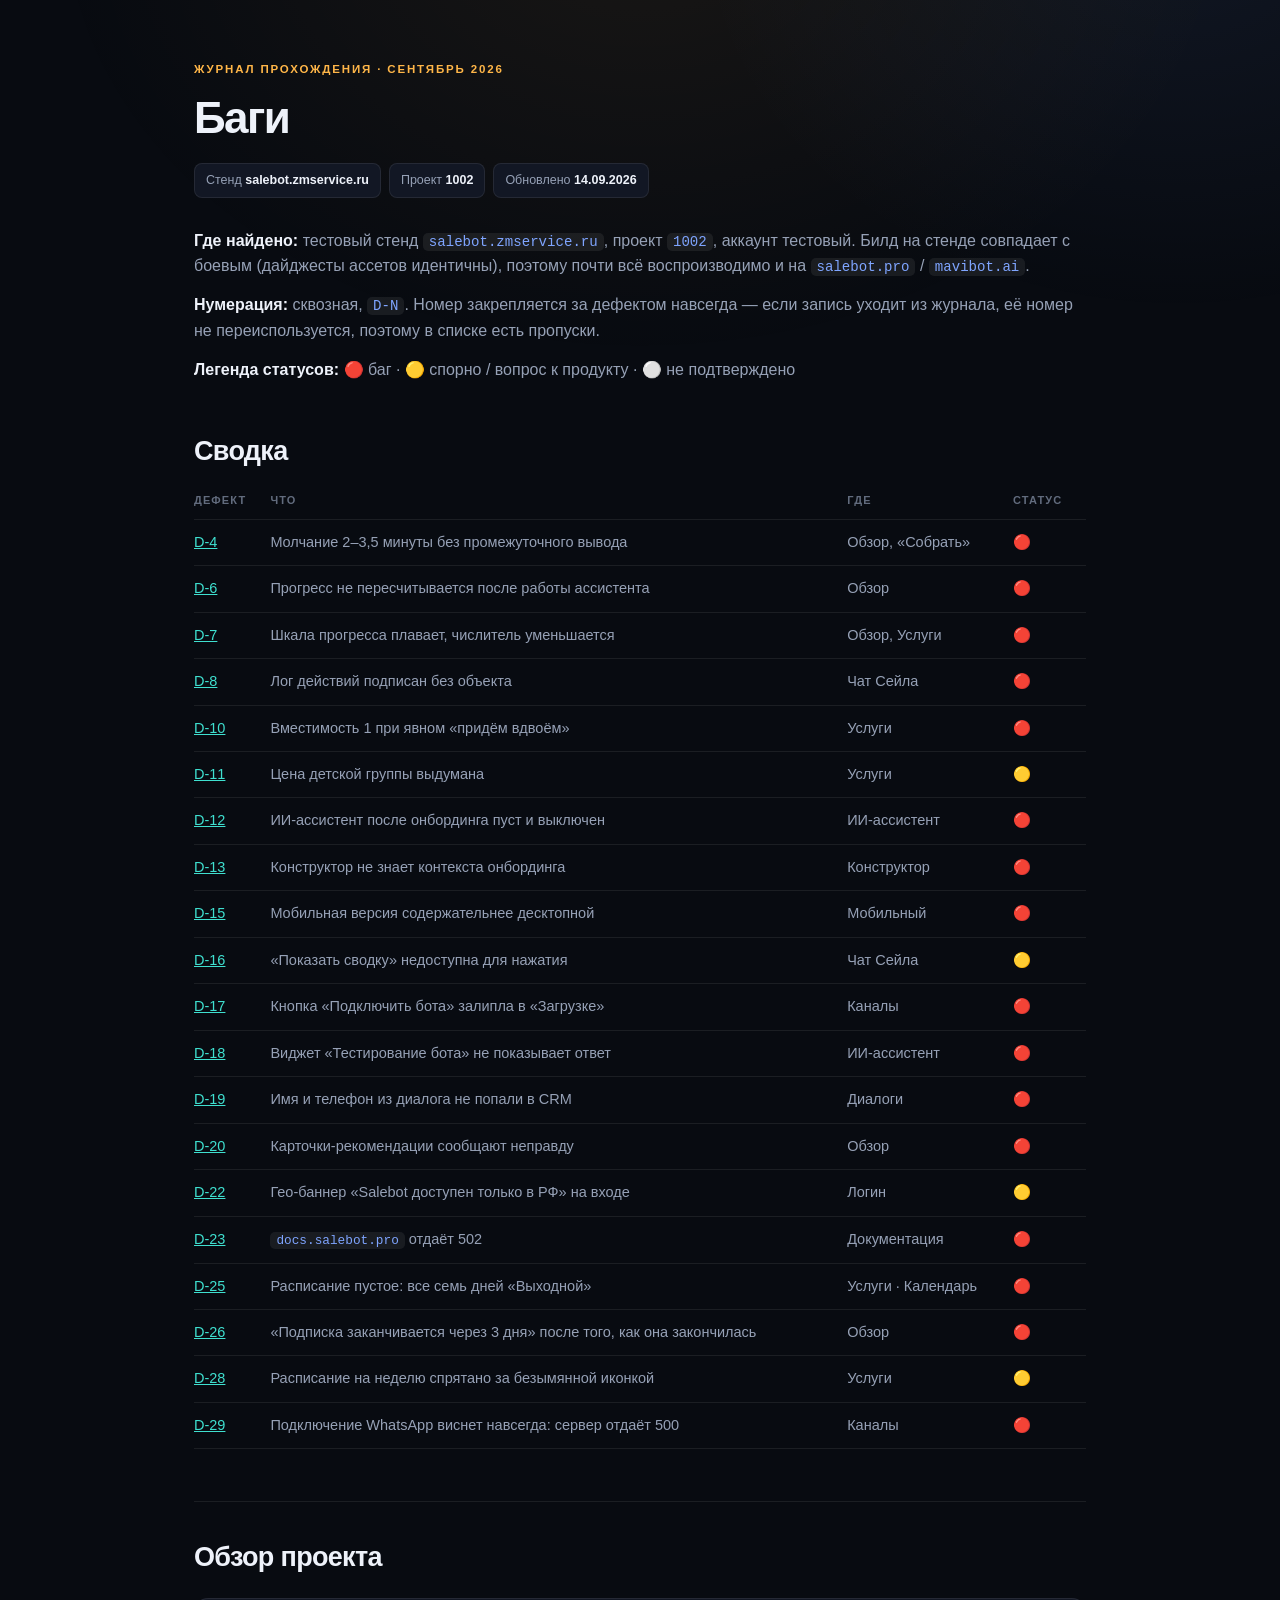
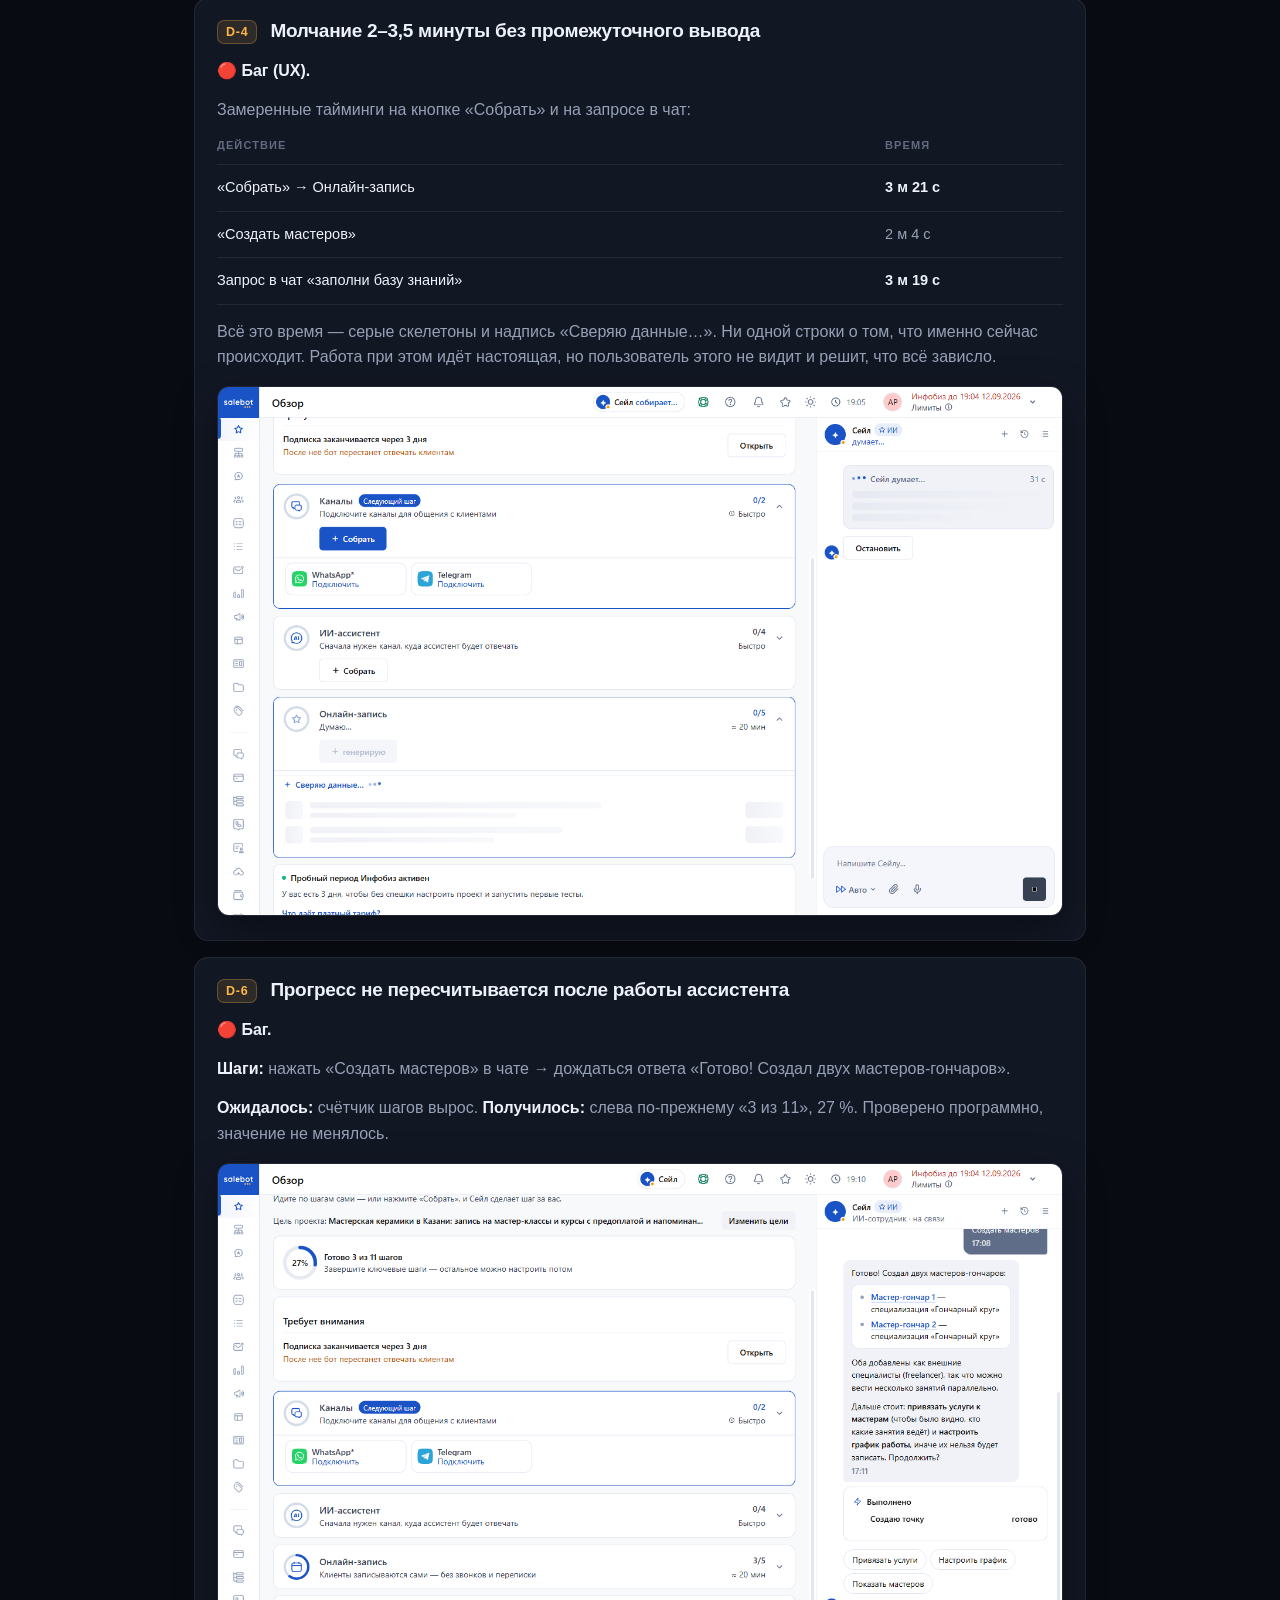
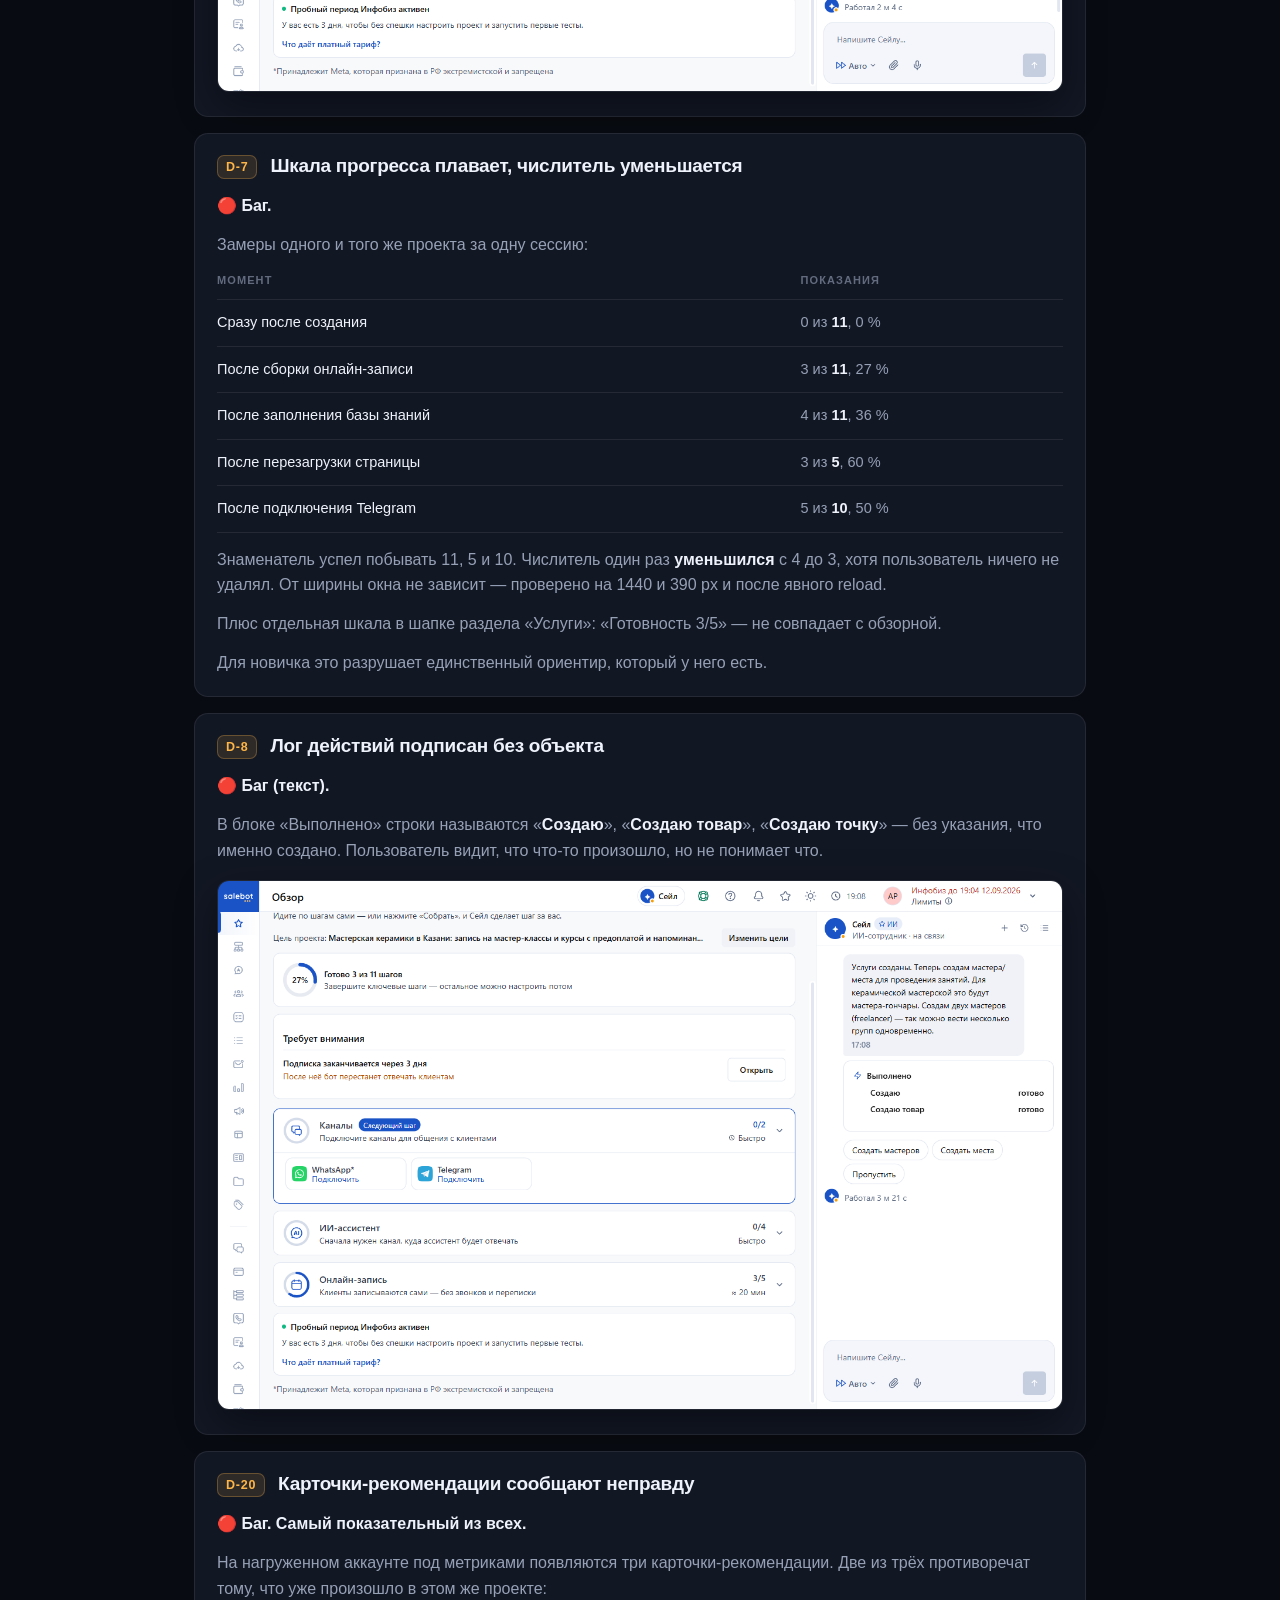
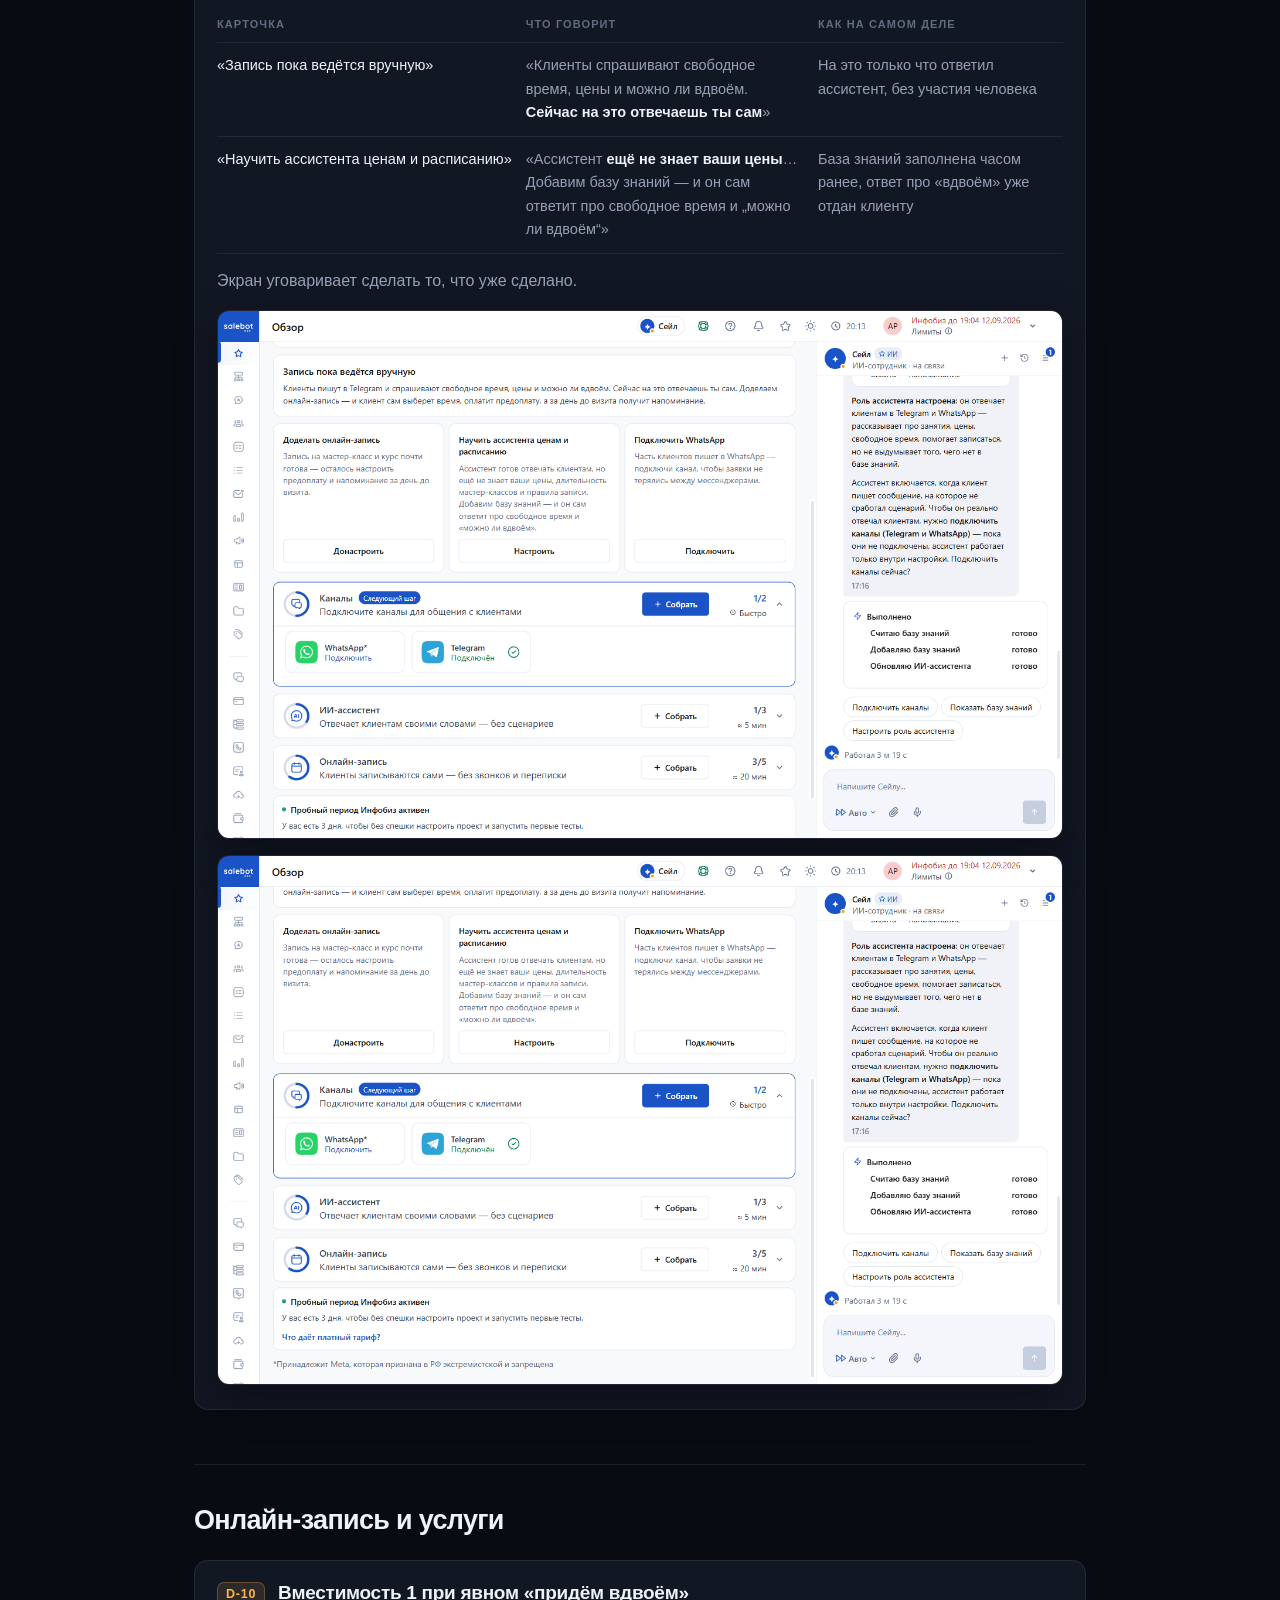
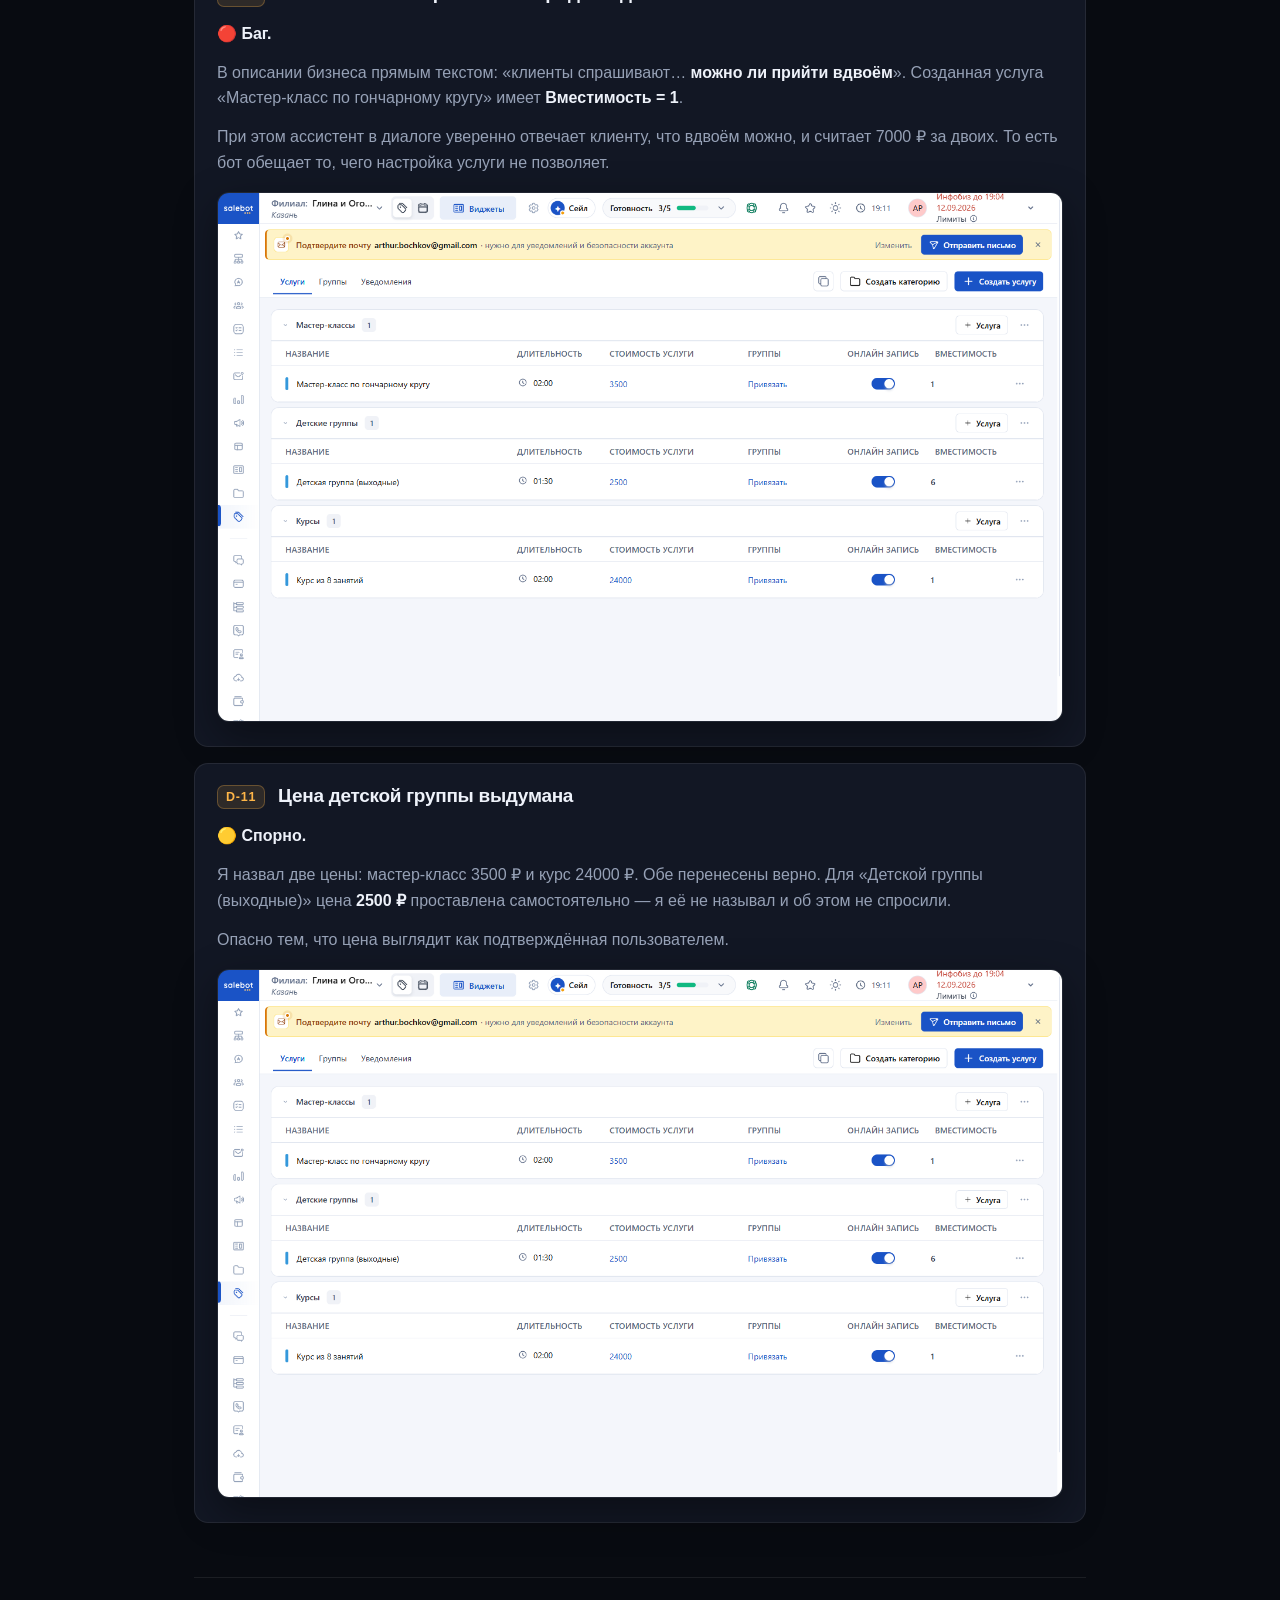
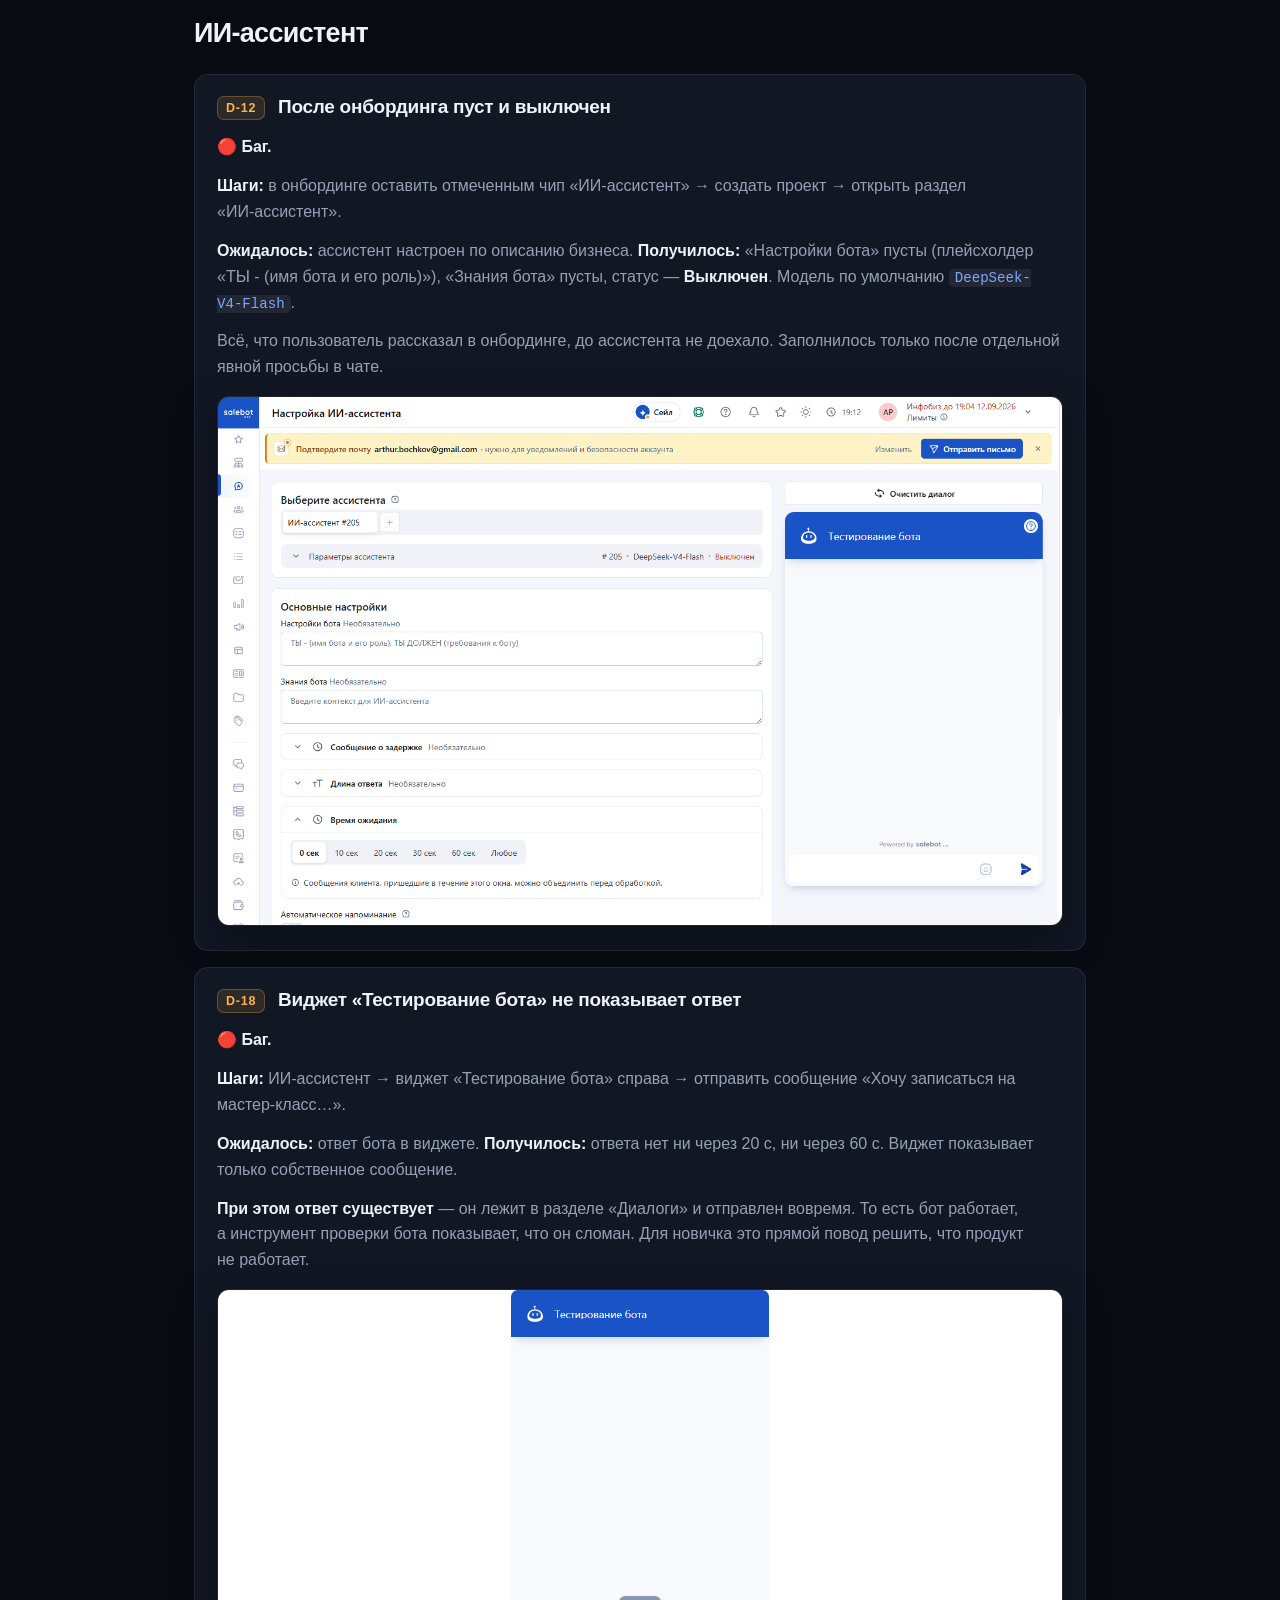
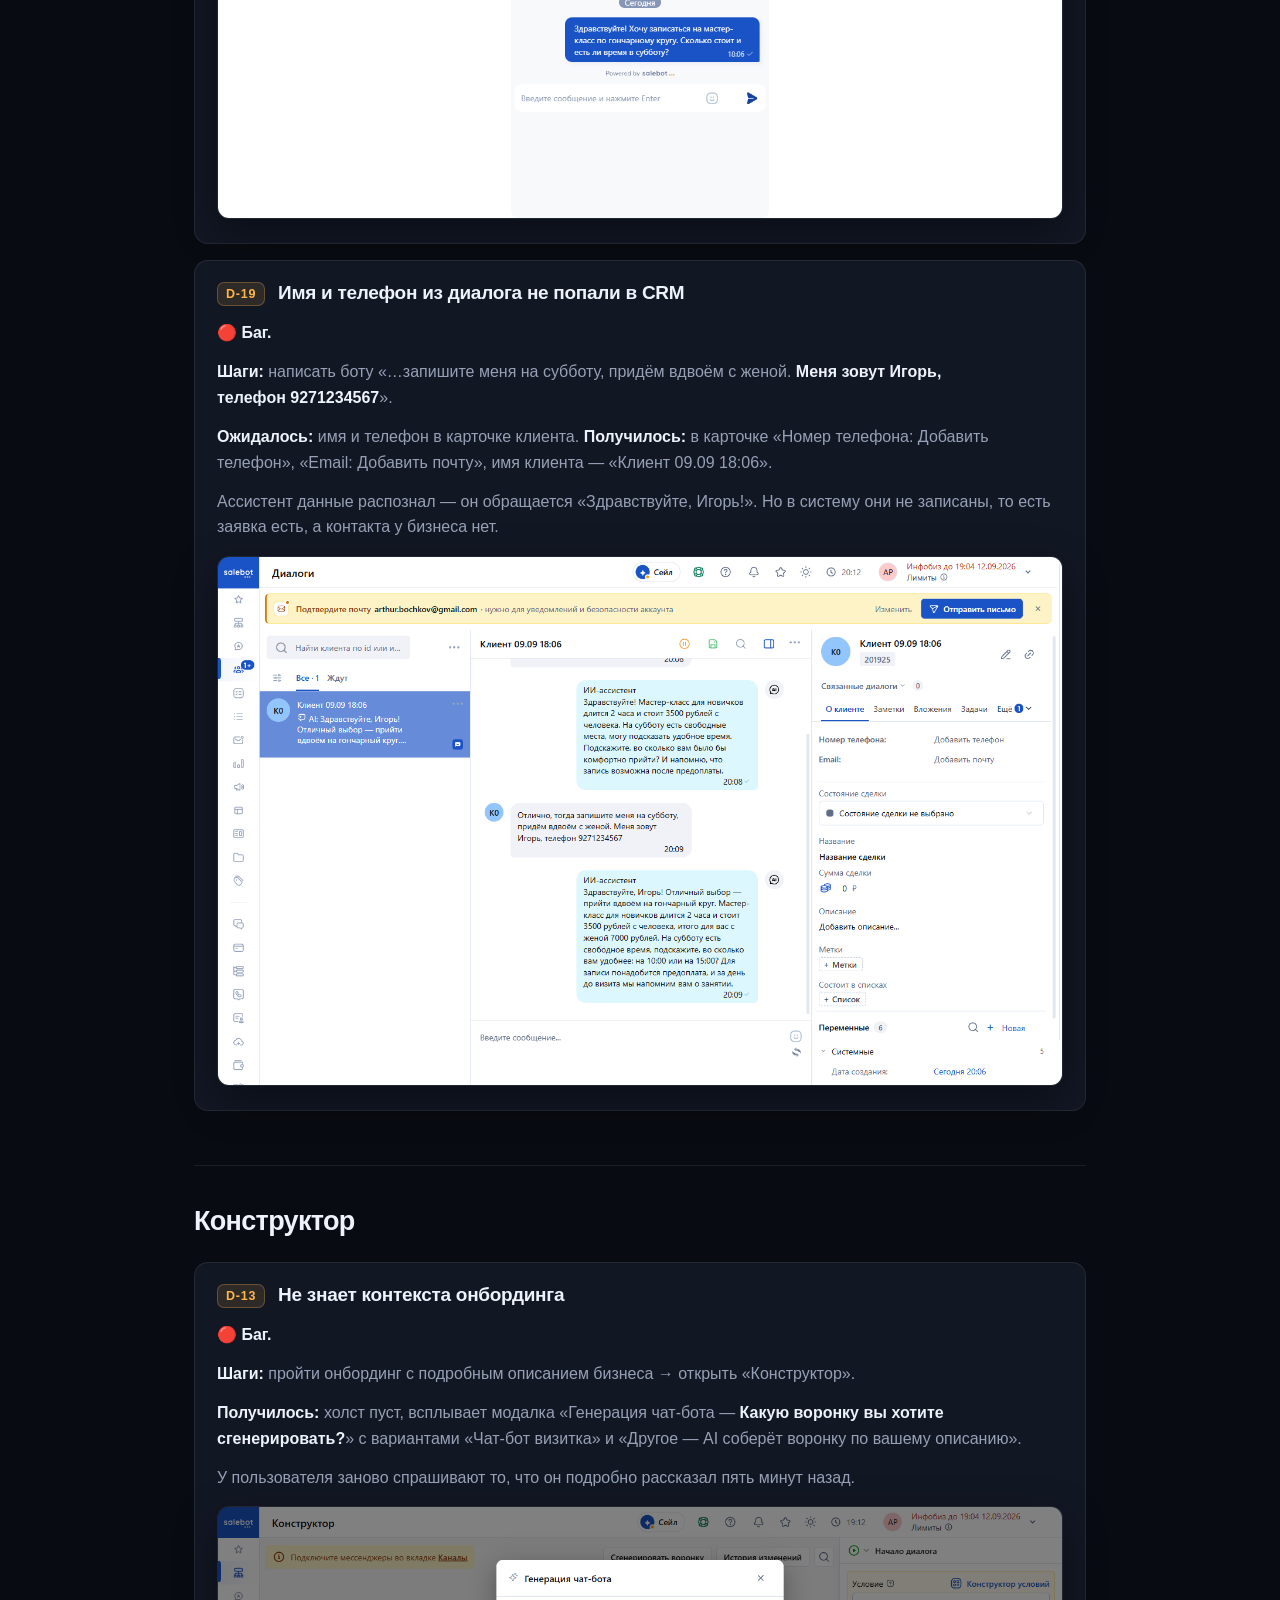
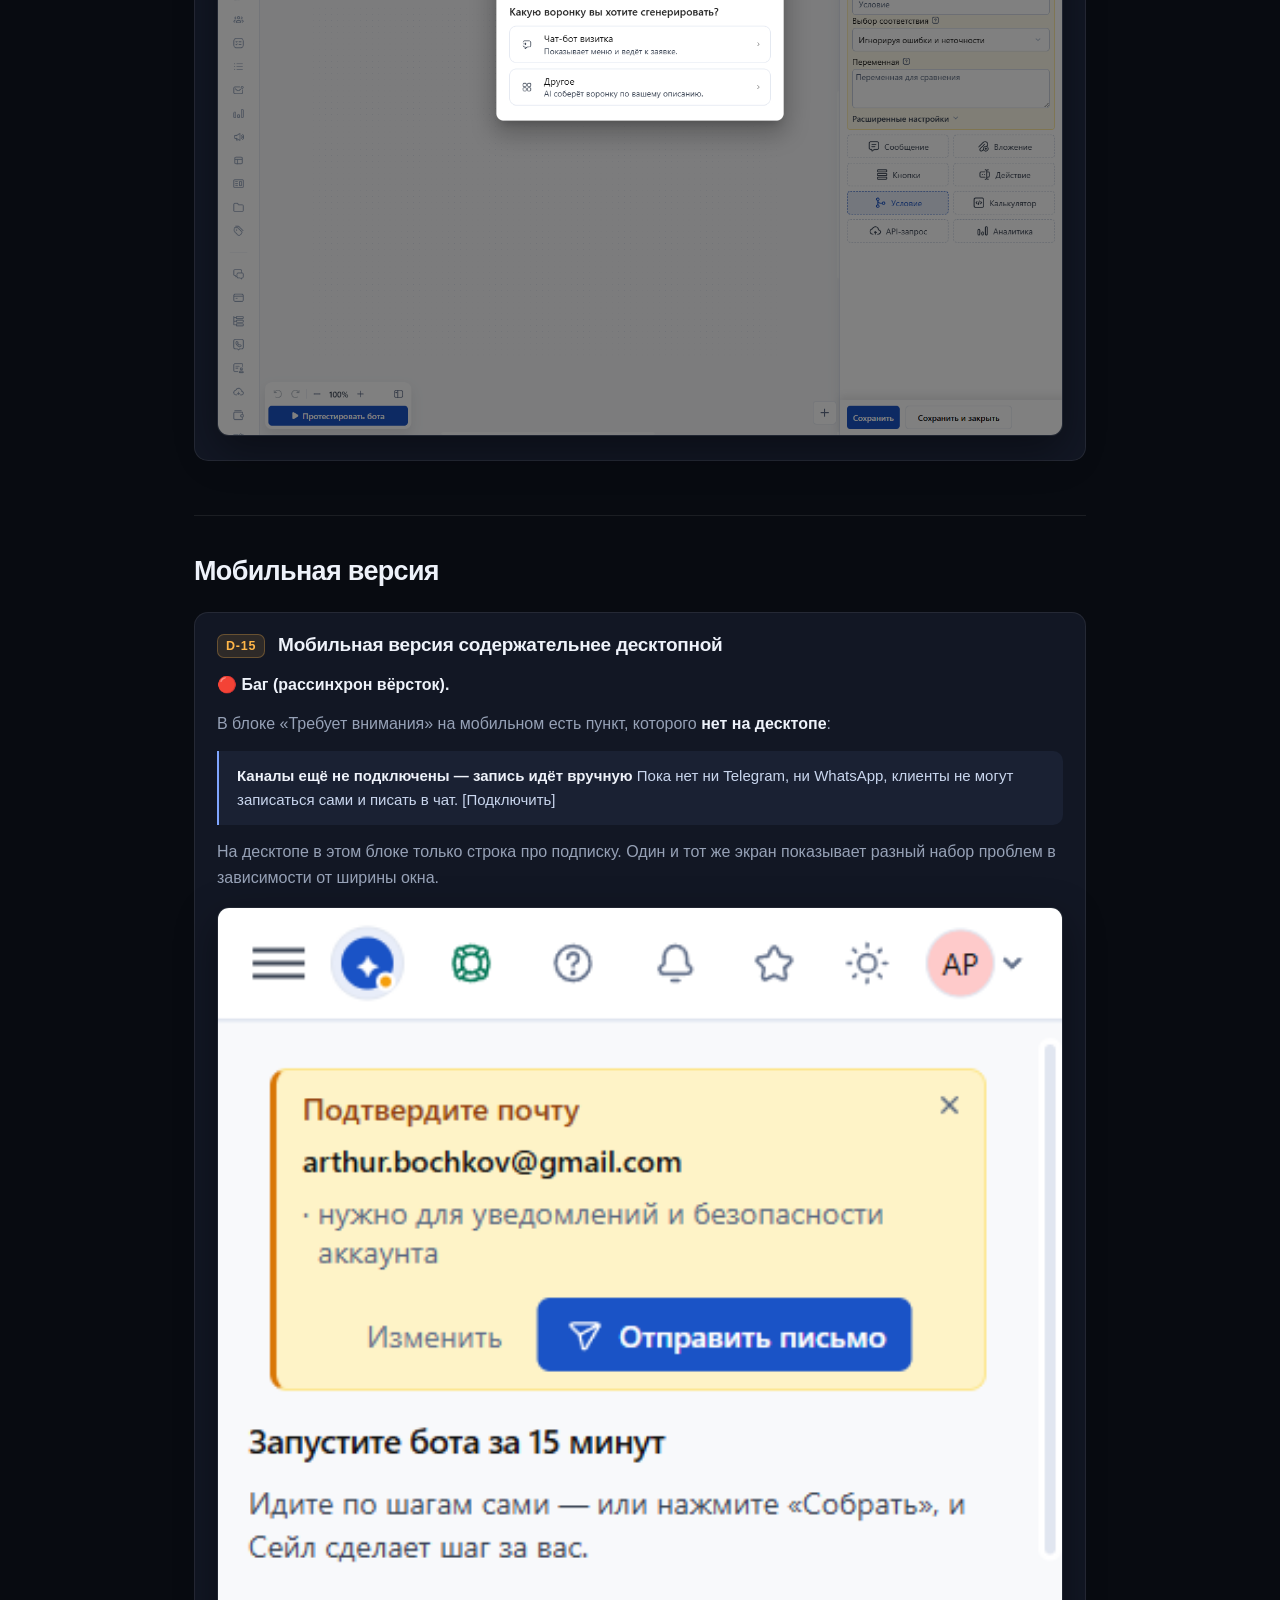
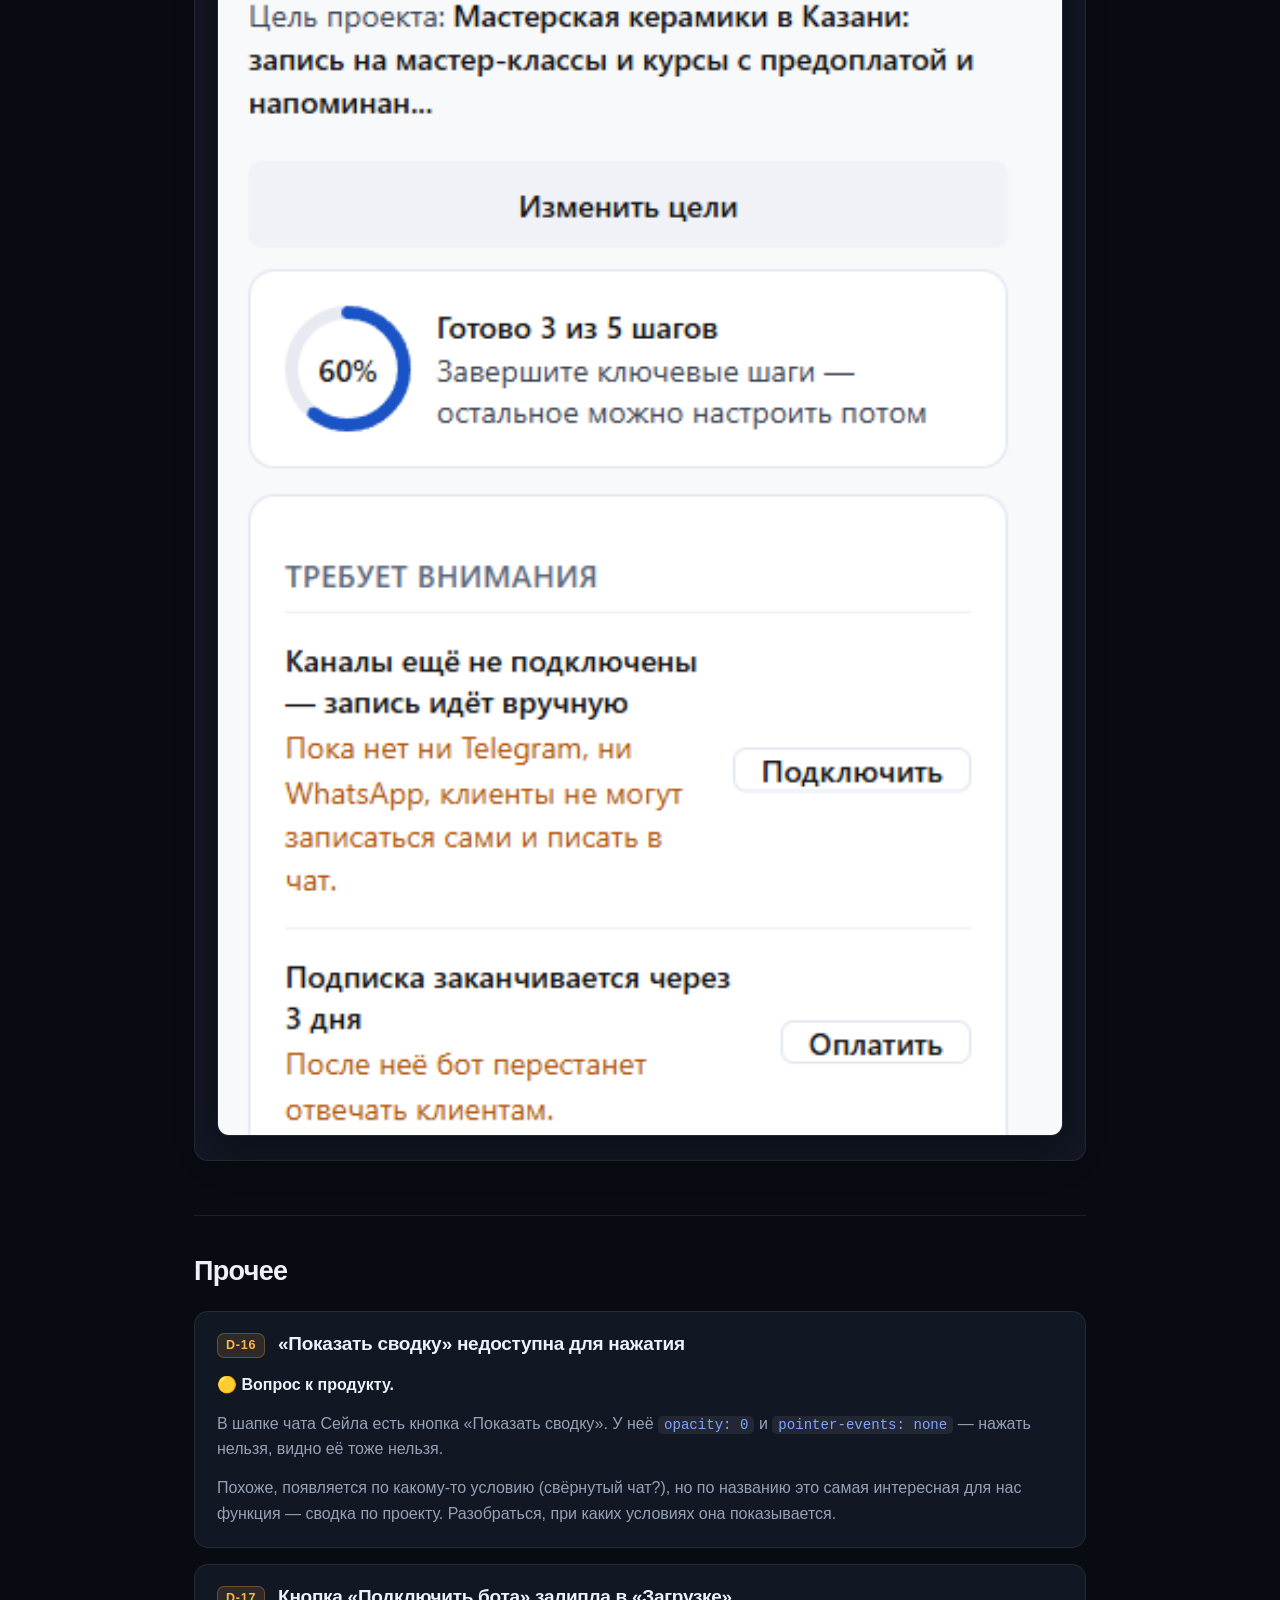
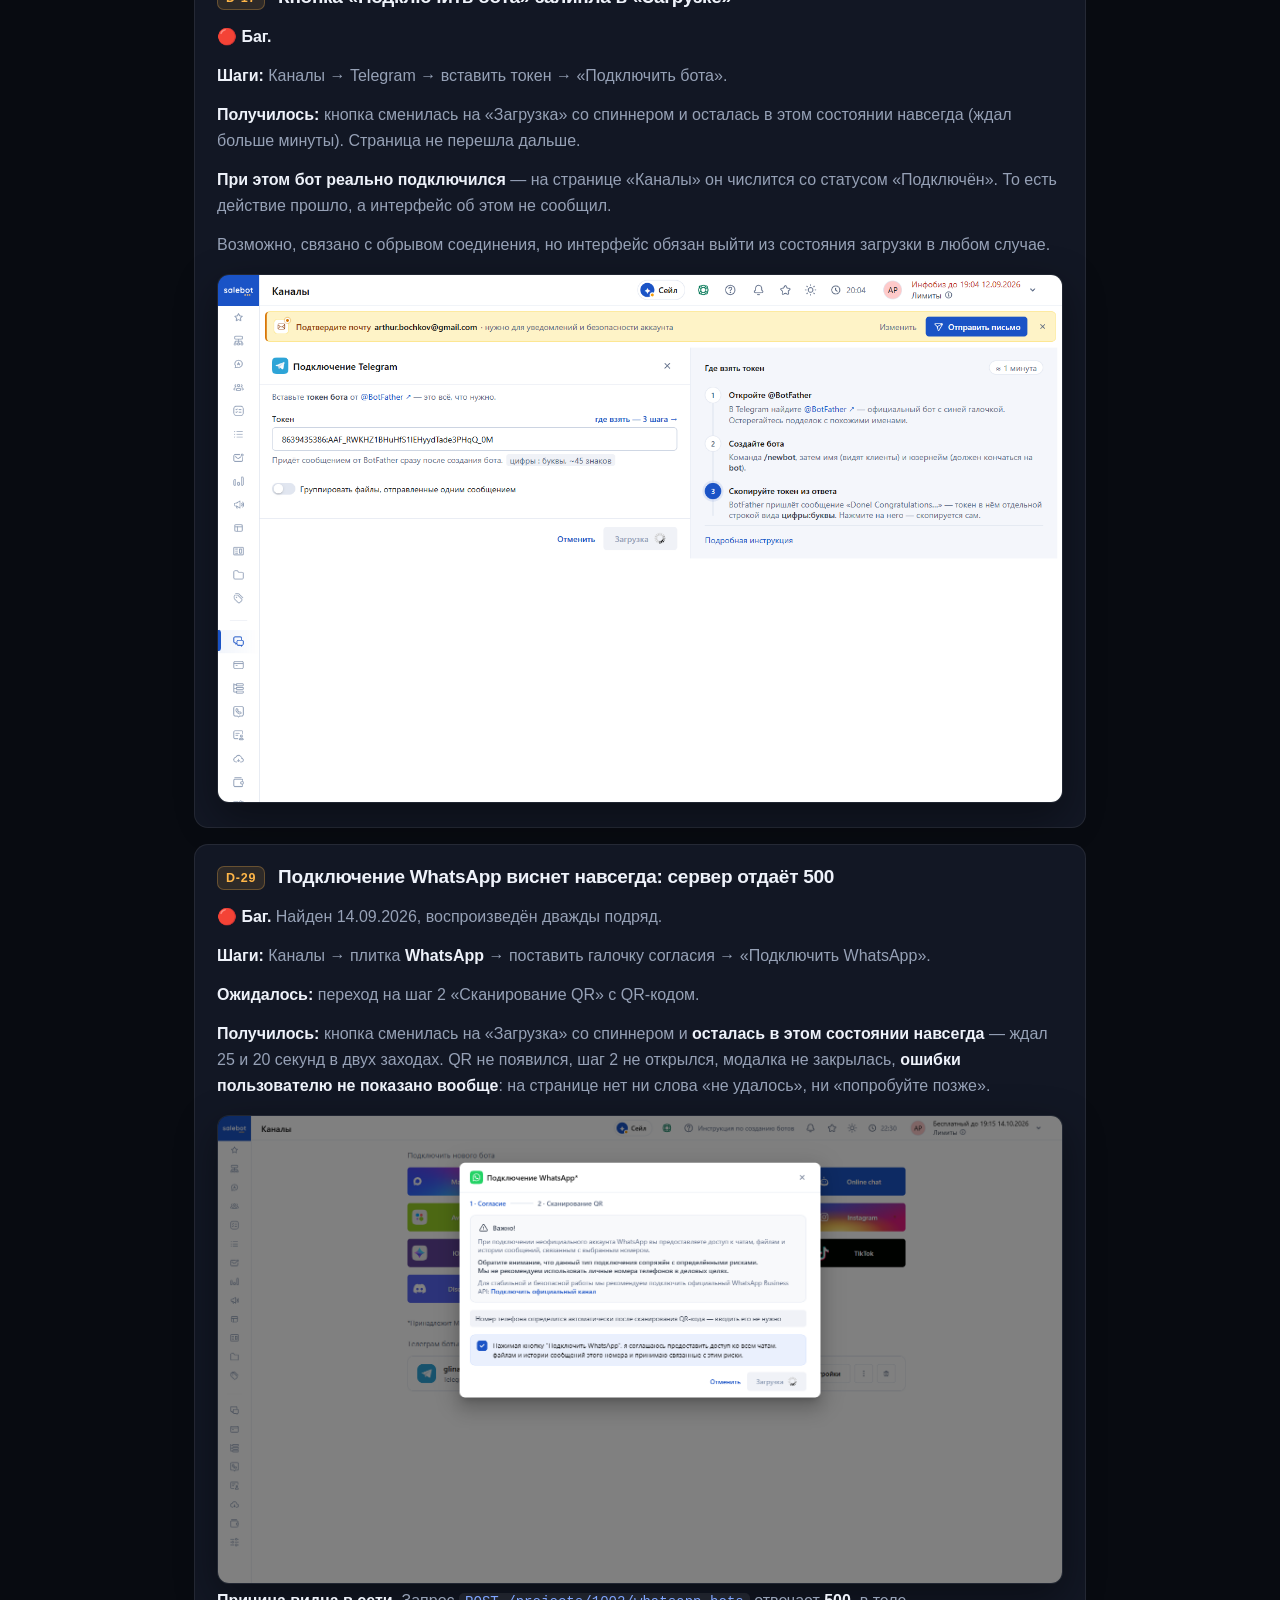
<file: bugs.html>
<!doctype html>
<!--
  СОБРАНО АВТОМАТИЧЕСКИ. Правки прямо в этом файле затрутся при следующей пересборке.
  Текст дефектов правится в журнале:  Obsidian → Mavibot → «Mavibot — баги и странности.md»
  Вид страницы (заголовок, стили)  :  mavibot-design/build-bugs.mjs
  Пересборка                       :  node build-bugs.mjs
-->
<html lang="ru">
<head>
<meta charset="utf-8">
<meta name="viewport" content="width=device-width, initial-scale=1">
<meta name="robots" content="noindex, nofollow">
<title>Баги</title>
<link rel="icon" href="data:image/svg+xml,%3Csvg xmlns='http://www.w3.org/2000/svg' viewBox='0 0 32 32'%3E%3Crect width='32' height='32' rx='8' fill='%23101828'/%3E%3Cpath d='M16 5l11 20H5z' fill='%23FFB648'/%3E%3C/svg%3E">
<style>
  :root{
    --bg:#080B11; --surf:#121724; --surf2:#0E1420;
    --line:rgba(255,255,255,.08); --line2:rgba(255,255,255,.14);
    --ink:#EEF2FA; --mut:#96A1B6; --faint:#626C7E;
    --acc:#3FE0D0; --acc2:#7FA5FF; --warn:#FFB648; --bad:#F87171;
  }
  *{box-sizing:border-box}
  body{margin:0;background:var(--bg);color:var(--ink);
    font:16px/1.62 -apple-system,"Segoe UI",Roboto,Arial,sans-serif;
    -webkit-font-smoothing:antialiased;font-variant-numeric:tabular-nums}
  body::before{content:"";position:fixed;inset:-10% -10% auto -10%;height:640px;
    background:radial-gradient(55% 100% at 50% 0%,rgba(255,182,72,.07),transparent 70%),
               radial-gradient(45% 90% at 85% 0%,rgba(127,165,255,.08),transparent 70%);
    pointer-events:none;z-index:0}
  .wrap{position:relative;z-index:1;max-width:940px;margin:0 auto;padding:0 24px}
  h1{font-size:clamp(30px,5vw,44px);line-height:1.06;letter-spacing:-.035em;margin:0 0 14px;font-weight:740}
  h2{font-size:clamp(22px,3vw,27px);letter-spacing:-.025em;margin:0 0 6px;font-weight:700}
  h3{font-size:19px;letter-spacing:-.015em;margin:0 0 12px;font-weight:660;line-height:1.3}
  p{margin:0 0 13px;color:var(--mut);text-wrap:pretty}
  strong{color:var(--ink);font-weight:640}
  em{color:var(--mut)}
  a{color:var(--acc)}
  code{background:rgba(255,255,255,.07);padding:1px 6px;border-radius:5px;
    font-size:.88em;color:var(--acc2);font-family:ui-monospace,SFMono-Regular,Consolas,monospace}
  header.top{padding:60px 0 30px}
  .kicker{font-size:11.5px;font-weight:800;letter-spacing:.16em;text-transform:uppercase;
    color:var(--warn);margin-bottom:16px}
  .lead{font-size:18px;color:var(--mut);max-width:680px}
  .meta{display:flex;gap:8px;flex-wrap:wrap;margin-top:22px}
  .chip{font-size:12.5px;color:var(--mut);background:var(--surf);border:1px solid var(--line);
    border-radius:8px;padding:6px 11px}
  .chip b{color:var(--ink);font-weight:620}
  section{padding:34px 0 8px;border-top:1px solid var(--line);margin-top:30px}
  section:first-of-type{border-top:0;margin-top:0}
  section > h2{margin-bottom:18px}
  .def{background:var(--surf);border:1px solid var(--line);border-radius:14px;
    padding:20px 22px;margin:0 0 16px}
  .def h3{margin-bottom:14px}
  .def h3 .num{display:inline-block;font-size:12.5px;font-weight:800;letter-spacing:.06em;
    color:var(--warn);background:rgba(255,182,72,.12);border:1px solid rgba(255,182,72,.28);
    border-radius:7px;padding:3px 8px;margin-right:8px;vertical-align:1px}
  .def p:last-child{margin-bottom:0}
  .tw{overflow-x:auto;margin:14px 0}
  table{border-collapse:collapse;width:100%;font-size:14.5px;min-width:440px}
  th{text-align:left;font-size:11px;font-weight:800;letter-spacing:.1em;text-transform:uppercase;
    color:var(--faint);padding:0 14px 9px 0;border-bottom:1px solid var(--line);white-space:nowrap}
  td{padding:11px 14px 11px 0;border-bottom:1px solid var(--line);vertical-align:top;color:var(--mut)}
  td:first-child{color:var(--ink);white-space:nowrap}
  blockquote{margin:14px 0;padding:13px 18px;background:rgba(127,165,255,.07);
    border-left:2px solid var(--acc2);border-radius:0 10px 10px 0;color:#C9D6EE;font-size:15px}
  pre{background:var(--surf2);border:1px solid var(--line);border-radius:10px;
    padding:14px 16px;overflow-x:auto;margin:14px 0}
  pre code{background:none;padding:0;color:#BFD3FF;font-size:13px;line-height:1.55}
  ol{margin:12px 0;padding-left:22px;color:var(--mut)}
  ol li{margin-bottom:7px}
  figure{margin:16px 0 4px;border:1px solid var(--line);border-radius:12px;overflow:hidden;
    background:var(--surf2);box-shadow:0 14px 40px rgba(0,0,0,.4)}
  figure img{display:block;width:100%;height:auto}
  footer{padding:44px 0 70px;color:var(--faint);font-size:14px;border-top:1px solid var(--line);margin-top:34px}
  @media (max-width:640px){
    .def{padding:16px 15px;border-radius:12px}
    td:first-child{white-space:normal}
  }
</style>
</head>
<body>

<header class="top"><div class="wrap">
  <div class="kicker">Журнал прохождения · сентябрь 2026</div>
  <h1>Баги</h1>
  <div class="meta">
    <span class="chip">Стенд <b>salebot.zmservice.ru</b></span>
    <span class="chip">Проект <b>1002</b></span>
    <span class="chip">Обновлено <b>14.09.2026</b></span>
  </div>
</div></header>

<main class="wrap">
<p><strong>Где найдено:</strong> тестовый стенд <code>salebot.zmservice.ru</code>, проект <code>1002</code>, аккаунт тестовый. Билд на стенде совпадает с боевым (дайджесты ассетов идентичны), поэтому почти всё воспроизводимо и на <code>salebot.pro</code> / <code>mavibot.ai</code>.</p>
<p><strong>Нумерация:</strong> сквозная, <code>D-N</code>. Номер закрепляется за дефектом навсегда — если запись уходит из журнала, её номер не переиспользуется, поэтому в списке есть пропуски.</p>
<p><strong>Легенда статусов:</strong> 🔴 баг · 🟡 спорно / вопрос к продукту · ⚪️ не подтверждено</p>
<section>
<h2>Сводка</h2>
<div class="tw"><table>
<tr><th>Дефект</th><th>Что</th><th>Где</th><th>Статус</th></tr>
<tr><td><a href="#d-4">D-4</a></td><td>Молчание 2–3,5 минуты без промежуточного вывода</td><td>Обзор, «Собрать»</td><td>🔴</td></tr>
<tr><td><a href="#d-6">D-6</a></td><td>Прогресс не пересчитывается после работы ассистента</td><td>Обзор</td><td>🔴</td></tr>
<tr><td><a href="#d-7">D-7</a></td><td>Шкала прогресса плавает, числитель уменьшается</td><td>Обзор, Услуги</td><td>🔴</td></tr>
<tr><td><a href="#d-8">D-8</a></td><td>Лог действий подписан без объекта</td><td>Чат Сейла</td><td>🔴</td></tr>
<tr><td><a href="#d-10">D-10</a></td><td>Вместимость 1 при явном «придём вдвоём»</td><td>Услуги</td><td>🔴</td></tr>
<tr><td><a href="#d-11">D-11</a></td><td>Цена детской группы выдумана</td><td>Услуги</td><td>🟡</td></tr>
<tr><td><a href="#d-12">D-12</a></td><td>ИИ-ассистент после онбординга пуст и выключен</td><td>ИИ-ассистент</td><td>🔴</td></tr>
<tr><td><a href="#d-13">D-13</a></td><td>Конструктор не знает контекста онбординга</td><td>Конструктор</td><td>🔴</td></tr>
<tr><td><a href="#d-15">D-15</a></td><td>Мобильная версия содержательнее десктопной</td><td>Мобильный</td><td>🔴</td></tr>
<tr><td><a href="#d-16">D-16</a></td><td>«Показать сводку» недоступна для нажатия</td><td>Чат Сейла</td><td>🟡</td></tr>
<tr><td><a href="#d-17">D-17</a></td><td>Кнопка «Подключить бота» залипла в «Загрузке»</td><td>Каналы</td><td>🔴</td></tr>
<tr><td><a href="#d-18">D-18</a></td><td>Виджет «Тестирование бота» не показывает ответ</td><td>ИИ-ассистент</td><td>🔴</td></tr>
<tr><td><a href="#d-19">D-19</a></td><td>Имя и телефон из диалога не попали в CRM</td><td>Диалоги</td><td>🔴</td></tr>
<tr><td><a href="#d-20">D-20</a></td><td>Карточки-рекомендации сообщают неправду</td><td>Обзор</td><td>🔴</td></tr>
<tr><td><a href="#d-22">D-22</a></td><td>Гео-баннер «Salebot доступен только в РФ» на входе</td><td>Логин</td><td>🟡</td></tr>
<tr><td><a href="#d-23">D-23</a></td><td><code>docs.salebot.pro</code> отдаёт 502</td><td>Документация</td><td>🔴</td></tr>
<tr><td><a href="#d-25">D-25</a></td><td>Расписание пустое: все семь дней «Выходной»</td><td>Услуги · Календарь</td><td>🔴</td></tr>
<tr><td><a href="#d-26">D-26</a></td><td>«Подписка заканчивается через 3 дня» после того, как она закончилась</td><td>Обзор</td><td>🔴</td></tr>
<tr><td><a href="#d-28">D-28</a></td><td>Расписание на неделю спрятано за безымянной иконкой</td><td>Услуги</td><td>🟡</td></tr>
<tr><td><a href="#d-29">D-29</a></td><td>Подключение WhatsApp виснет навсегда: сервер отдаёт 500</td><td>Каналы</td><td>🔴</td></tr>
</table></div>
</section>
<section>
<h2>Обзор проекта</h2>
<article class="def" id="d-4">
<h3><span class="num">D-4</span> Молчание 2–3,5 минуты без промежуточного вывода</h3>
<p><strong>🔴 Баг (UX).</strong></p>
<p>Замеренные тайминги на кнопке «Собрать» и на запросе в чат:</p>
<div class="tw"><table>
<tr><th>Действие</th><th>Время</th></tr>
<tr><td>«Собрать» → Онлайн-запись</td><td><strong>3 м 21 с</strong></td></tr>
<tr><td>«Создать мастеров»</td><td>2 м 4 с</td></tr>
<tr><td>Запрос в чат «заполни базу знаний»</td><td><strong>3 м 19 с</strong></td></tr>
</table></div>
<p>Всё это время — серые скелетоны и надпись «Сверяю данные…». Ни одной строки о том, что именно сейчас происходит. Работа при этом идёт настоящая, но пользователь этого не видит и решит, что всё зависло.</p>
<figure><img loading="lazy" src="img/bugs/06-assemble-skeletons.png" alt=""></figure>
</article>
<article class="def" id="d-6">
<h3><span class="num">D-6</span> Прогресс не пересчитывается после работы ассистента</h3>
<p><strong>🔴 Баг.</strong></p>
<p><strong>Шаги:</strong> нажать «Создать мастеров» в чате → дождаться ответа «Готово! Создал двух мастеров-гончаров».</p>
<p><strong>Ожидалось:</strong> счётчик шагов вырос. <strong>Получилось:</strong> слева по-прежнему «3 из 11», 27 %. Проверено программно, значение не менялось.</p>
<figure><img loading="lazy" src="img/bugs/09-masters-created.png" alt=""></figure>
</article>
<article class="def" id="d-7">
<h3><span class="num">D-7</span> Шкала прогресса плавает, числитель уменьшается</h3>
<p><strong>🔴 Баг.</strong></p>
<p>Замеры одного и того же проекта за одну сессию:</p>
<div class="tw"><table>
<tr><th>Момент</th><th>Показания</th></tr>
<tr><td>Сразу после создания</td><td>0 из <strong>11</strong>, 0 %</td></tr>
<tr><td>После сборки онлайн-записи</td><td>3 из <strong>11</strong>, 27 %</td></tr>
<tr><td>После заполнения базы знаний</td><td>4 из <strong>11</strong>, 36 %</td></tr>
<tr><td>После перезагрузки страницы</td><td>3 из <strong>5</strong>, 60 %</td></tr>
<tr><td>После подключения Telegram</td><td>5 из <strong>10</strong>, 50 %</td></tr>
</table></div>
<p>Знаменатель успел побывать 11, 5 и 10. Числитель один раз <strong>уменьшился</strong> с 4 до 3, хотя пользователь ничего не удалял. От ширины окна не зависит — проверено на 1440 и 390 px и после явного reload.</p>
<p>Плюс отдельная шкала в шапке раздела «Услуги»: «Готовность 3/5» — не совпадает с обзорной.</p>
<p>Для новичка это разрушает единственный ориентир, который у него есть.</p>
</article>
<article class="def" id="d-8">
<h3><span class="num">D-8</span> Лог действий подписан без объекта</h3>
<p><strong>🔴 Баг (текст).</strong></p>
<p>В блоке «Выполнено» строки называются «<strong>Создаю</strong>», «<strong>Создаю товар</strong>», «<strong>Создаю точку</strong>» — без указания, что именно создано. Пользователь видит, что что-то произошло, но не понимает что.</p>
<figure><img loading="lazy" src="img/bugs/08-services-done-chat.png" alt=""></figure>
</article>
<article class="def" id="d-20">
<h3><span class="num">D-20</span> Карточки-рекомендации сообщают неправду</h3>
<p><strong>🔴 Баг. Самый показательный из всех.</strong></p>
<p>На нагруженном аккаунте под метриками появляются три карточки-рекомендации. Две из трёх противоречат тому, что уже произошло в этом же проекте:</p>
<div class="tw"><table>
<tr><th>Карточка</th><th>Что говорит</th><th>Как на самом деле</th></tr>
<tr><td>«Запись пока ведётся вручную»</td><td>«Клиенты спрашивают свободное время, цены и можно ли вдвоём. <strong>Сейчас на это отвечаешь ты сам</strong>»</td><td>На это только что ответил ассистент, без участия человека</td></tr>
<tr><td>«Научить ассистента ценам и расписанию»</td><td>«Ассистент <strong>ещё не знает ваши цены</strong>… Добавим базу знаний — и он сам ответит про свободное время и „можно ли вдвоём“»</td><td>База знаний заполнена часом ранее, ответ про «вдвоём» уже отдан клиенту</td></tr>
</table></div>
<p>Экран уговаривает сделать то, что уже сделано.</p>
<figure><img loading="lazy" src="img/bugs/20-overview-loaded-mid.png" alt=""></figure>
<figure><img loading="lazy" src="img/bugs/21-overview-loaded-bottom.png" alt=""></figure>
</article>
</section>
<section>
<h2>Онлайн-запись и услуги</h2>
<article class="def" id="d-10">
<h3><span class="num">D-10</span> Вместимость 1 при явном «придём вдвоём»</h3>
<p><strong>🔴 Баг.</strong></p>
<p>В описании бизнеса прямым текстом: «клиенты спрашивают… <strong>можно ли прийти вдвоём</strong>». Созданная услуга «Мастер-класс по гончарному кругу» имеет <strong>Вместимость = 1</strong>.</p>
<p>При этом ассистент в диалоге уверенно отвечает клиенту, что вдвоём можно, и считает 7000 ₽ за двоих. То есть бот обещает то, чего настройка услуги не позволяет.</p>
<figure><img loading="lazy" src="img/bugs/10-services-list.png" alt=""></figure>
</article>
<article class="def" id="d-11">
<h3><span class="num">D-11</span> Цена детской группы выдумана</h3>
<p><strong>🟡 Спорно.</strong></p>
<p>Я назвал две цены: мастер-класс 3500 ₽ и курс 24000 ₽. Обе перенесены верно. Для «Детской группы (выходные)» цена <strong>2500 ₽</strong> проставлена самостоятельно — я её не называл и об этом не спросили.</p>
<p>Опасно тем, что цена выглядит как подтверждённая пользователем.</p>
<figure><img loading="lazy" src="img/bugs/10-services-list.png" alt=""></figure>
</article>
</section>
<section>
<h2>ИИ-ассистент</h2>
<article class="def" id="d-12">
<h3><span class="num">D-12</span> После онбординга пуст и выключен</h3>
<p><strong>🔴 Баг.</strong></p>
<p><strong>Шаги:</strong> в онбординге оставить отмеченным чип «ИИ-ассистент» → создать проект → открыть раздел «ИИ-ассистент».</p>
<p><strong>Ожидалось:</strong> ассистент настроен по описанию бизнеса. <strong>Получилось:</strong> «Настройки бота» пусты (плейсхолдер «ТЫ - (имя бота и его роль)»), «Знания бота» пусты, статус — <strong>Выключен</strong>. Модель по умолчанию <code>DeepSeek-V4-Flash</code>.</p>
<p>Всё, что пользователь рассказал в онбординге, до ассистента не доехало. Заполнилось только после отдельной явной просьбы в чате.</p>
<figure><img loading="lazy" src="img/bugs/11-ai-empty-off.png" alt=""></figure>
</article>
<article class="def" id="d-18">
<h3><span class="num">D-18</span> Виджет «Тестирование бота» не показывает ответ</h3>
<p><strong>🔴 Баг.</strong></p>
<p><strong>Шаги:</strong> ИИ-ассистент → виджет «Тестирование бота» справа → отправить сообщение «Хочу записаться на мастер-класс…».</p>
<p><strong>Ожидалось:</strong> ответ бота в виджете. <strong>Получилось:</strong> ответа нет ни через 20 с, ни через 60 с. Виджет показывает только собственное сообщение.</p>
<p><strong>При этом ответ существует</strong> — он лежит в разделе «Диалоги» и отправлен вовремя. То есть бот работает, а инструмент проверки бота показывает, что он сломан. Для новичка это прямой повод решить, что продукт не работает.</p>
<figure><img loading="lazy" src="img/bugs/23-test-chat-no-reply.png" alt=""></figure>
</article>
<article class="def" id="d-19">
<h3><span class="num">D-19</span> Имя и телефон из диалога не попали в CRM</h3>
<p><strong>🔴 Баг.</strong></p>
<p><strong>Шаги:</strong> написать боту «…запишите меня на субботу, придём вдвоём с женой. <strong>Меня зовут Игорь, телефон 9271234567</strong>».</p>
<p><strong>Ожидалось:</strong> имя и телефон в карточке клиента. <strong>Получилось:</strong> в карточке «Номер телефона: Добавить телефон», «Email: Добавить почту», имя клиента — «Клиент 09.09 18:06».</p>
<p>Ассистент данные распознал — он обращается «Здравствуйте, Игорь!». Но в систему они не записаны, то есть заявка есть, а контакта у бизнеса нет.</p>
<figure><img loading="lazy" src="img/bugs/18-dialog-ai-quality.png" alt=""></figure>
</article>
</section>
<section>
<h2>Конструктор</h2>
<article class="def" id="d-13">
<h3><span class="num">D-13</span> Не знает контекста онбординга</h3>
<p><strong>🔴 Баг.</strong></p>
<p><strong>Шаги:</strong> пройти онбординг с подробным описанием бизнеса → открыть «Конструктор».</p>
<p><strong>Получилось:</strong> холст пуст, всплывает модалка «Генерация чат-бота — <strong>Какую воронку вы хотите сгенерировать?</strong>» с вариантами «Чат-бот визитка» и «Другое — AI соберёт воронку по вашему описанию».</p>
<p>У пользователя заново спрашивают то, что он подробно рассказал пять минут назад.</p>
<figure><img loading="lazy" src="img/bugs/12-constructor-asks-again.png" alt=""></figure>
</article>
</section>
<section>
<h2>Мобильная версия</h2>
<article class="def" id="d-15">
<h3><span class="num">D-15</span> Мобильная версия содержательнее десктопной</h3>
<p><strong>🔴 Баг (рассинхрон вёрсток).</strong></p>
<p>В блоке «Требует внимания» на мобильном есть пункт, которого <strong>нет на десктопе</strong>:</p>
<blockquote><strong>Каналы ещё не подключены — запись идёт вручную</strong> Пока нет ни Telegram, ни WhatsApp, клиенты не могут записаться сами и писать в чат. [Подключить]</blockquote>
<p>На десктопе в этом блоке только строка про подписку. Один и тот же экран показывает разный набор проблем в зависимости от ширины окна.</p>
<figure><img loading="lazy" src="img/bugs/16-mobile-overview.png" alt=""></figure>
</article>
</section>
<section>
<h2>Прочее</h2>
<article class="def" id="d-16">
<h3><span class="num">D-16</span> «Показать сводку» недоступна для нажатия</h3>
<p><strong>🟡 Вопрос к продукту.</strong></p>
<p>В шапке чата Сейла есть кнопка «Показать сводку». У неё <code>opacity: 0</code> и <code>pointer-events: none</code> — нажать нельзя, видно её тоже нельзя.</p>
<p>Похоже, появляется по какому-то условию (свёрнутый чат?), но по названию это самая интересная для нас функция — сводка по проекту. Разобраться, при каких условиях она показывается.</p>
</article>
<article class="def" id="d-17">
<h3><span class="num">D-17</span> Кнопка «Подключить бота» залипла в «Загрузке»</h3>
<p><strong>🔴 Баг.</strong></p>
<p><strong>Шаги:</strong> Каналы → Telegram → вставить токен → «Подключить бота».</p>
<p><strong>Получилось:</strong> кнопка сменилась на «Загрузка» со спиннером и осталась в этом состоянии навсегда (ждал больше минуты). Страница не перешла дальше.</p>
<p><strong>При этом бот реально подключился</strong> — на странице «Каналы» он числится со статусом «Подключён». То есть действие прошло, а интерфейс об этом не сообщил.</p>
<p>Возможно, связано с обрывом соединения, но интерфейс обязан выйти из состояния загрузки в любом случае.</p>
<figure><img loading="lazy" src="img/bugs/22-stuck-loading.png" alt=""></figure>
</article>
<article class="def" id="d-29">
<h3><span class="num">D-29</span> Подключение WhatsApp виснет навсегда: сервер отдаёт 500</h3>
<p><strong>🔴 Баг.</strong> Найден 14.09.2026, воспроизведён дважды подряд.</p>
<p><strong>Шаги:</strong> Каналы → плитка <strong>WhatsApp</strong> → поставить галочку согласия → «Подключить WhatsApp».</p>
<p><strong>Ожидалось:</strong> переход на шаг 2 «Сканирование QR» с QR-кодом.</p>
<p><strong>Получилось:</strong> кнопка сменилась на «Загрузка» со спиннером и <strong>осталась в этом состоянии навсегда</strong> — ждал 25 и 20 секунд в двух заходах. QR не появился, шаг 2 не открылся, модалка не закрылась, <strong>ошибки пользователю не показано вообще</strong>: на странице нет ни слова «не удалось», ни «попробуйте позже».</p>
<figure><img loading="lazy" src="img/bugs/60-whatsapp-stuck-loading.png" alt=""></figure>
<p><strong>Причина видна в сети.</strong> Запрос <code>POST /projects/1002/whatsapp_bots</code> отвечает <strong>500</strong>, в теле — трассировка Puma:</p>
<pre><code>SSL_connect returned=1 errno=0 peeraddr=62.84.113.147:443 state=error:
certificate verify failed (hostname mismatch) (Faraday::SSLError)</code></pre>
<p>Приложение идёт к шлюзу WhatsApp по HTTPS, сертификат шлюза не совпадает с именем хоста, Faraday падает, Rails отдаёт 500. То есть подключение не начинается вовсе — это не долгая операция, а мгновенная ошибка, которую интерфейс не показывает.</p>
<p><strong>Это два дефекта в одном:</strong></p>
<ol><li><strong>Серверный</strong> — шлюз WhatsApp недоступен из-за несовпадения сертификата.</li><li><strong>Интерфейсный</strong> — ответ 500 проглочен: обработчика ошибки нет, кнопка остаётся в загрузке бесконечно.</li></ol>
<p><strong>Связь с <a href="#d-17">D-17</a>.</strong> Там тот же интерфейсный симптом на Telegram, и тогда было непонятно, случайность это или нет. Теперь видно: <strong>обработчика ошибки просто нет</strong> — при любом неудачном ответе кнопка залипает. Разница в том, что в D-17 действие фактически прошло (бот подключился, а интерфейс промолчал), а здесь не прошло ничего, и человек об этом не узнает.</p>
<p><strong>Почему важно:</strong> WhatsApp — один из двух каналов, которые сам Сейл называет обязательными («пока каналы не подключены, ассистент работает только внутри настройки»). Новичок упирается в вечный спиннер: ни ошибки, ни подсказки, ни возможности повторить — только закрыть модалку и гадать, подключилось оно или нет.</p>
<blockquote><strong>Оговорка.</strong> Проверено на стенде <code>salebot.zmservice.ru</code>. Несовпадение сертификата может быть особенностью стенда; на боевом <code>salebot.pro</code> проверить нечем — боевого аккаунта у нас нет. Интерфейсная половина дефекта от среды не зависит: 500 не показывается пользователю в любом случае.</blockquote>
</article>
<article class="def" id="d-22">
<h3><span class="num">D-22</span> Гео-баннер «Salebot доступен только в РФ» на входе</h3>
<p><strong>🟡 Вопрос к продукту.</strong></p>
<p>На странице логина снизу висит чёрная плашка:</p>
<blockquote>Salebot доступен только в РФ. Используйте mavibot.ai · [Открыть mavibot.ai]</blockquote>
<p>Сработала на обычном входе. Стоит проверить логику определения региона: если она ошибается, российский пользователь получает предложение уйти на международную версию прямо на входе.</p>
<figure><img loading="lazy" src="img/bugs/24-geo-banner-login.png" alt=""></figure>
</article>
<article class="def" id="d-23">
<h3><span class="num">D-23</span> <code>docs.salebot.pro</code> отдаёт 502</h3>
<p><strong>🔴 Баг (инфраструктура).</strong></p>
<p>Документацию перенесли внутрь приложения — актуальные адреса <code>salebot.pro/docs</code> и <code>mavibot.ai/docs</code>. Старый домен <strong><code>docs.salebot.pro</code> не редиректит, а отдаёт 502</strong>.</p>
<p>При этом на него ссылается вся поисковая выдача и, судя по всему, часть внешних материалов. Пользователь, пришедший за инструкцией, упирается в ошибку сервера.</p>
<p>Проверено <code>curl</code>: <code>docs.salebot.pro</code> → HTTP 502, <code>salebot.pro/docs</code> → 200.</p>
</article>
</section>
<section>
<h2>Прогон 14.09.2026 — что видно через пять дней</h2>
<p>Аккаунт не трогали пять суток. Пробный период за это время кончился — и это само по себе дало материал: видно, как продукт ведёт себя с остывшим проектом и просроченной подпиской.</p>
<article class="def" id="d-25">
<h3><span class="num">D-25</span> Расписание пустое: все семь дней «Выходной»</h3>
<p><strong>🔴 Баг.</strong></p>
<p><strong>Шаги:</strong> «Услуги» → иконка календаря в шапке → «Неделя».</p>
<p><strong>Получилось:</strong> в неделе 14–20 сентября <strong>каждый из семи дней подписан «Выходной»</strong>, свободных слотов нет ни одного. Мастера, созданные Сейлом при сборке, остались без графика работы — он их завёл заглушками «Мастер-гончар 1» и «Мастер-гончар 2» и на этом остановился.</p>
<p><strong>Почему важно, а не мелочь:</strong> ассистент в живом диалоге предлагал клиенту <strong>субботу 10:00 и 15:00</strong> (см. <a href="#d-19">D-19</a>) — времена, которых в расписании не существует. То есть «онлайн-запись собрана» на экране «Обзор», ассистент назначает встречи, а календарь при этом пуст. Это не расхождение счётчика, а обещание клиенту, которое система не может выполнить.</p>
<figure><img loading="lazy" src="img/bugs/41-calendar-week-empty.png" alt=""></figure>
<p>Связка с <a href="#d-10">D-10</a> (вместимость 1 при «придём вдвоём») и <a href="#d-11">D-11</a> (выдуманная цена): сборка создаёт <em>структуру</em> и не доводит её до рабочего состояния, а экран рапортует о готовности.</p>
</article>
<article class="def" id="d-26">
<h3><span class="num">D-26</span> «Подписка заканчивается через 3 дня» после того, как она закончилась</h3>
<p><strong>🔴 Баг.</strong></p>
<p><strong>Получилось одновременно, на одном и том же экране:</strong></p>
<div class="tw"><table>
<tr><th>Где</th><th>Что написано</th></tr>
<tr><td>Шапка кабинета, справа</td><td><strong>«Подписка закончилась»</strong></td></tr>
<tr><td><code>/payment_info</code>, «Оплачен до»</td><td><strong>«Подписка закончилась»</strong></td></tr>
<tr><td>«Обзор» → блок «Требует внимания»</td><td><strong>«Подписка заканчивается через 3 дня.</strong> После неё бот перестанет отвечать клиентам»</td></tr>
</table></div>
<p>Блок «Требует внимания» показывает текст пятидневной давности. Это тот же разрыв, что и <a href="#d-20">D-20</a>, только теперь на биллинге: экран не пересчитывается и сообщает неправду о собственном состоянии счёта.</p>
<p><strong>Попутно:</strong> переход на <code>/projects/1002/</code> теперь редиректит на <code>/payment_info</code>, но все разделы по прямым адресам открываются — жёсткой блокировки нет, только корень проекта.</p>
<p><strong>Попутно-2:</strong> шкала прогресса снова с новым знаменателем — <strong>«Готово 5 из 10 шагов», 50 %</strong> (было 11, потом 5, потом 10 — см. <a href="#d-7">D-7</a>).</p>
<p><strong>Попутно-3:</strong> <a href="#d-20">D-20</a> воспроизводится через пять дней слово в слово. На одном кадре слева карточка «Научить ассистента ценам и расписанию — ассистент ещё не знает ваши цены», справа в чате отчёт Сейла «Роль ассистента настроена… Добавляю базу знаний — готово». И рядом «Запись пока ведётся вручную… Сейчас на это отвечаешь ты сам» при подключённом Telegram и отвечавшем ассистенте.</p>
<figure><img loading="lazy" src="img/bugs/40-overview-contradiction-1409.png" alt=""></figure>
</article>
<article class="def" id="d-28">
<h3><span class="num">D-28</span> Расписание на неделю спрятано за безымянной иконкой</h3>
<p><strong>🟡 Спорно.</strong></p>
<p>Экран недели <strong>есть</strong> (я сначала решил, что его нет). Живёт он не в меню, а внутри «Услуг»: в шапке рядом с названием филиала стоят две иконки-переключателя без подписей — список услуг и календарь. Внутри календаря — «День / Неделя», фильтры по группам и тегам, выгрузка, масштаб, «+ Запись». Адрес детерминированный и с параметрами: <code>settings_online_record?pipeline_id=1173&amp;mode=0&amp;main_date=2026-09-14</code> (<code>mode=0</code> неделя, <code>mode=1</code> день).</p>
<p><strong>Почему это претензия, а не находка:</strong> у продукта с онлайн-записью главный экран владельца — его неделя. Здесь он есть, но в меню не назван, подписи у иконки нет, и попасть в него можно, только уже находясь в «Услугах» и догадавшись нажать.</p>
<p><strong>Для концепции это плюс:</strong> переход «в четверг пусто → открыть расписание» ведёт в живой экран с готовыми параметрами периода, а не в никуда.</p>
</article>
</section>
</main>

<footer><div class="wrap">
  Билд на стенде совпадает с боевым — дайджесты собранных ассетов идентичны,
  поэтому почти всё воспроизводимо и на salebot.pro / mavibot.ai.
  Где это не так, оговорено в самой записи.
</div></footer>

</body>
</html>
</file>
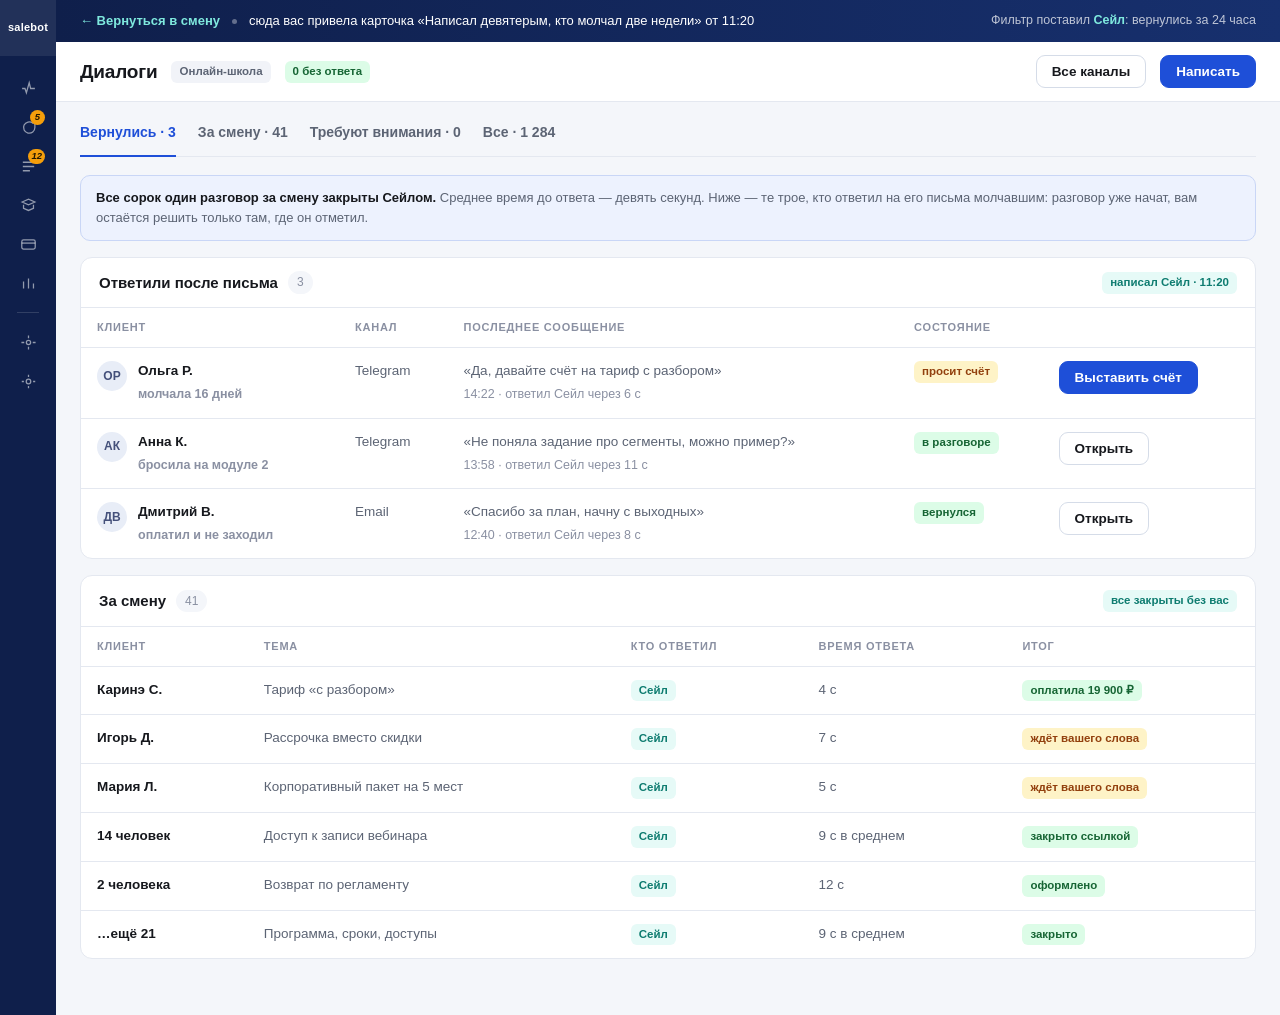
<file: live/dialogs.html>
<!doctype html>
<html lang="ru">
<head>
<meta charset="utf-8">
<meta name="viewport" content="width=device-width, initial-scale=1">
<meta name="robots" content="noindex, nofollow">
<title>Диалоги — Онлайн-школа</title>
<link rel="icon" href="data:image/svg+xml,%3Csvg xmlns='http://www.w3.org/2000/svg' viewBox='0 0 32 32'%3E%3Crect width='32' height='32' rx='8' fill='%231E4FD8'/%3E%3Cpath d='M26 15a9 9 0 11-3.4-7L26 5v10z' fill='none' stroke='white' stroke-width='2.4'/%3E%3C/svg%3E">
<link rel="stylesheet" href="sections.css">
</head>
<body>
<div class="app">

  <aside class="rail">
    <div class="logo">salebot</div>
    <a class="ric" data-nav="shift" href="screen.html" title="Смена"><svg viewBox="0 0 24 24" fill="none" stroke="currentColor" stroke-width="1.8"><path d="M3 12h4l2 6 4-14 2 8h6"/></svg></a>
    <a class="ric" data-nav="dialogs.html" href="dialogs.html" title="Диалоги"><svg viewBox="0 0 24 24" fill="none" stroke="currentColor" stroke-width="1.8"><path d="M21 12a8 8 0 11-3-6.2L21 4v8z"/></svg><i class="bdg">5</i></a>
    <a class="ric" data-p="school" data-nav="tasks.html" href="tasks.html" title="Задачи"><svg viewBox="0 0 24 24" fill="none" stroke="currentColor" stroke-width="1.8"><path d="M4 6h16M4 12h16M4 18h10"/></svg><i class="bdg">12</i></a>
    <a class="ric" data-p="school" data-nav="services.html" href="services.html" title="Услуги"><svg viewBox="0 0 24 24" fill="none" stroke="currentColor" stroke-width="1.8"><path d="M3 7l9-4 9 4-9 4-9-4zM5 11v5l7 3 7-3v-5"/></svg></a>
    <a class="ric" data-p="shop" data-nav="orders.html" href="orders.html" title="Заказы"><svg viewBox="0 0 24 24" fill="none" stroke="currentColor" stroke-width="1.8"><path d="M4.5 7.5h15l-1.2 11a1.5 1.5 0 01-1.5 1.3H7.2a1.5 1.5 0 01-1.5-1.3z"/><path d="M9 7.5V6a3 3 0 016 0v1.5"/></svg><i class="bdg">2</i></a>
    <div class="ric" data-p="shop" title="Склад"><svg viewBox="0 0 24 24" fill="none" stroke="currentColor" stroke-width="1.8"><path d="M3 9.5L12 4l9 5.5V20H3z"/><path d="M9 20v-6h6v6"/></svg></div>
    <a class="ric" data-nav="payments.html" href="payments.html" title="Оплаты"><svg viewBox="0 0 24 24" fill="none" stroke="currentColor" stroke-width="1.8"><rect x="2.5" y="5.5" width="19" height="13" rx="2.5"/><path d="M2.5 10h19"/></svg></a>
    <div class="ric" title="Аналитика"><svg viewBox="0 0 24 24" fill="none" stroke="currentColor" stroke-width="1.8"><path d="M5 19V9M12 19V5M19 19v-7"/></svg></div>
    <div class="rsep"></div>
    <div class="ric" title="Каналы"><svg viewBox="0 0 24 24" fill="none" stroke="currentColor" stroke-width="1.8"><circle cx="12" cy="12" r="3"/><path d="M12 2v4M12 18v4M2 12h4M18 12h4"/></svg></div>
    <div class="ric" title="Настройки"><svg viewBox="0 0 24 24" fill="none" stroke="currentColor" stroke-width="1.8"><circle cx="12" cy="12" r="3.2"/><path d="M12 2.5v3M12 18.5v3M2.5 12h3M18.5 12h3"/></svg></div>
  </aside>

  <main class="stage">

    <div class="trace">
      <a href="screen.html" data-back="label">← Вернуться в смену</a>
      <span class="dot"></span>
      <span data-trace="сюда вас привела карточка «Написал девятерым, кто молчал две недели» от 11:20"></span>
      <span class="who">Фильтр поставил <b>Сейл</b>: <span data-filter>вернулись за 24 часа</span></span>
    </div>

    <div class="top">
      <h1>Диалоги</h1>
      <span class="tag gray" data-project>Онлайн-школа</span>
      <span class="tag green">0 без ответа</span>
      <div class="sp"></div>
      <button class="btn">Все каналы</button>
      <button class="btn pri">Написать</button>
    </div>

    <div class="body">

      <div class="tabs" data-p="school">
        <a class="on" href="#">Вернулись · 3</a>
        <a href="#smena">За смену · 41</a>
        <a href="#">Требуют внимания · 0</a>
        <a href="#">Все · 1 284</a>
      </div>

      <div class="hint" data-p="school">
        <b>Все сорок один разговор за смену закрыты Сейлом.</b> Среднее время до ответа — девять секунд.
        Ниже — те трое, кто ответил на его письма молчавшим: разговор уже начат, вам остаётся
        решить только там, где он отметил.
      </div>

      <div class="card" data-p="school">
        <div class="hd"><h2>Ответили после письма</h2><span class="cnt">3</span>
          <div class="sp"></div><span class="tag ai">написал Сейл · 11:20</span></div>
        <div class="tw"><table>
          <tr><th>Клиент</th><th>Канал</th><th>Последнее сообщение</th><th>Состояние</th><th></th></tr>
          <tr>
            <td class="n"><div class="row"><span class="ava">ОР</span><span>Ольга Р.<div class="mini">молчала 16 дней</div></span></div></td>
            <td>Telegram</td>
            <td>«Да, давайте счёт на тариф с разбором»<div class="mini">14:22 · ответил Сейл через 6 с</div></td>
            <td><span class="tag amber">просит счёт</span></td>
            <td><button class="btn pri">Выставить счёт</button></td>
          </tr>
          <tr>
            <td class="n"><div class="row"><span class="ava">АК</span><span>Анна К.<div class="mini">бросила на модуле 2</div></span></div></td>
            <td>Telegram</td>
            <td>«Не поняла задание про сегменты, можно пример?»<div class="mini">13:58 · ответил Сейл через 11 с</div></td>
            <td><span class="tag green">в разговоре</span></td>
            <td><button class="btn">Открыть</button></td>
          </tr>
          <tr>
            <td class="n"><div class="row"><span class="ava">ДВ</span><span>Дмитрий В.<div class="mini">оплатил и не заходил</div></span></div></td>
            <td>Email</td>
            <td>«Спасибо за план, начну с выходных»<div class="mini">12:40 · ответил Сейл через 8 с</div></td>
            <td><span class="tag green">вернулся</span></td>
            <td><button class="btn">Открыть</button></td>
          </tr>
        </table></div>
      </div>

      <div class="card" data-p="school" id="smena">
        <div class="hd"><h2>За смену</h2><span class="cnt">41</span>
          <div class="sp"></div><span class="tag ai">все закрыты без вас</span></div>
        <div class="tw"><table>
          <tr><th>Клиент</th><th>Тема</th><th>Кто ответил</th><th>Время ответа</th><th>Итог</th></tr>
          <tr><td class="n">Каринэ С.</td><td>Тариф «с разбором»</td><td><span class="tag ai">Сейл</span></td><td>4 с</td><td><span class="tag green">оплатила 19 900 ₽</span></td></tr>
          <tr><td class="n">Игорь Д.</td><td>Рассрочка вместо скидки</td><td><span class="tag ai">Сейл</span></td><td>7 с</td><td><span class="tag amber">ждёт вашего слова</span></td></tr>
          <tr><td class="n">Мария Л.</td><td>Корпоративный пакет на 5 мест</td><td><span class="tag ai">Сейл</span></td><td>5 с</td><td><span class="tag amber">ждёт вашего слова</span></td></tr>
          <tr><td class="n">14 человек</td><td>Доступ к записи вебинара</td><td><span class="tag ai">Сейл</span></td><td>9 с в среднем</td><td><span class="tag green">закрыто ссылкой</span></td></tr>
          <tr><td class="n">2 человека</td><td>Возврат по регламенту</td><td><span class="tag ai">Сейл</span></td><td>12 с</td><td><span class="tag green">оформлено</span></td></tr>
          <tr><td class="n">…ещё 21</td><td>Программа, сроки, доступы</td><td><span class="tag ai">Сейл</span></td><td>9 с в среднем</td><td><span class="tag green">закрыто</span></td></tr>
        </table></div>
      </div>

      <div class="tabs" data-p="shop">
        <a class="on" href="#">Ответили после расчёта · 3</a>
        <a href="#smena-shop">За смену · 28</a>
        <a href="#">Требуют внимания · 0</a>
        <a href="#">Все · 2 106</a>
      </div>

      <div class="hint" data-p="shop">
        <b>Все двадцать восемь разговоров за смену закрыты Сейлом.</b> Четырнадцать из них —
        «где мой заказ»: это те, кому трек-номер ушёл не сразу, потому что нет автоответа
        по трекингу. Ниже — трое, кто оформил заказ, как только увидел цену доставки числом.
      </div>

      <div class="card" data-p="shop">
        <div class="hd"><h2>Оформили после расчёта доставки</h2><span class="cnt">3</span>
          <div class="sp"></div><span class="tag ai">посчитал Сейл вручную</span></div>
        <div class="tw"><table>
          <tr><th>Покупатель</th><th>Куда</th><th>Что было в корзине</th><th>Доставка</th><th>Итог</th></tr>
          <tr>
            <td class="n"><div class="row"><span class="ava">ОР</span><span>Ольга Р.<div class="mini">корзина висела 3 дня</div></span></div></td>
            <td>Сочи</td><td>Две формы, 1,8 кг</td><td>520 ₽<div class="mini">калькулятор не отвечал</div></td>
            <td><span class="tag green">оформила · 24 800 ₽</span></td>
          </tr>
          <tr>
            <td class="n"><div class="row"><span class="ava">АК</span><span>Анна К.<div class="mini">корзина висела сутки</div></span></div></td>
            <td>Калининград</td><td>Набор «Старт», 2,4 кг</td><td>640 ₽</td>
            <td><span class="tag green">оформила · 8 200 ₽</span></td>
          </tr>
          <tr>
            <td class="n"><div class="row"><span class="ava">СМ</span><span>Сергей М.</span></div></td>
            <td>Улан-Удэ</td><td>Набор «Полный», 5,1 кг</td><td>1 180 ₽</td>
            <td><span class="tag green">оформил · 11 240 ₽</span></td>
          </tr>
        </table></div>
      </div>

      <div class="card" data-p="shop" id="smena-shop">
        <div class="hd"><h2>За смену</h2><span class="cnt">28</span>
          <div class="sp"></div><span class="tag ai">все закрыты без вас</span></div>
        <div class="tw"><table>
          <tr><th>Покупатель</th><th>Тема</th><th>Кто ответил</th><th>Время ответа</th><th>Итог</th></tr>
          <tr><td class="n">14 человек</td><td>«Где мой заказ»</td><td><span class="tag ai">Сейл</span></td><td>11 с в среднем</td><td><span class="tag amber">трек вручную</span></td></tr>
          <tr><td class="n">6 человек</td><td>Наличие и сроки поставки</td><td><span class="tag ai">Сейл</span></td><td>8 с</td><td><span class="tag green">ответил из остатков</span></td></tr>
          <tr><td class="n">3 человека</td><td>Размеры форм</td><td><span class="tag ai">Сейл</span></td><td>9 с</td><td><span class="tag green">дал таблицу</span></td></tr>
          <tr><td class="n">2 человека</td><td>Белая глазурь, когда будет</td><td><span class="tag ai">Сейл</span></td><td>6 с</td><td><span class="tag amber">предзаказ, ждут решения</span></td></tr>
          <tr><td class="n">Юлия С.</td><td>Отмена из-за задержки доставки</td><td><span class="tag ai">Сейл</span></td><td>4 с</td><td><span class="tag green">возврат за 4 мин</span></td></tr>
          <tr><td class="n">…ещё 2</td><td>Оплата по СБП не прошла</td><td><span class="tag ai">Сейл</span></td><td>7 с</td><td><span class="tag green">свёл вручную</span></td></tr>
        </table></div>
      </div>

    </div>
  </main>
</div>
<script src="sections.js"></script>
</body>
</html>
</file>
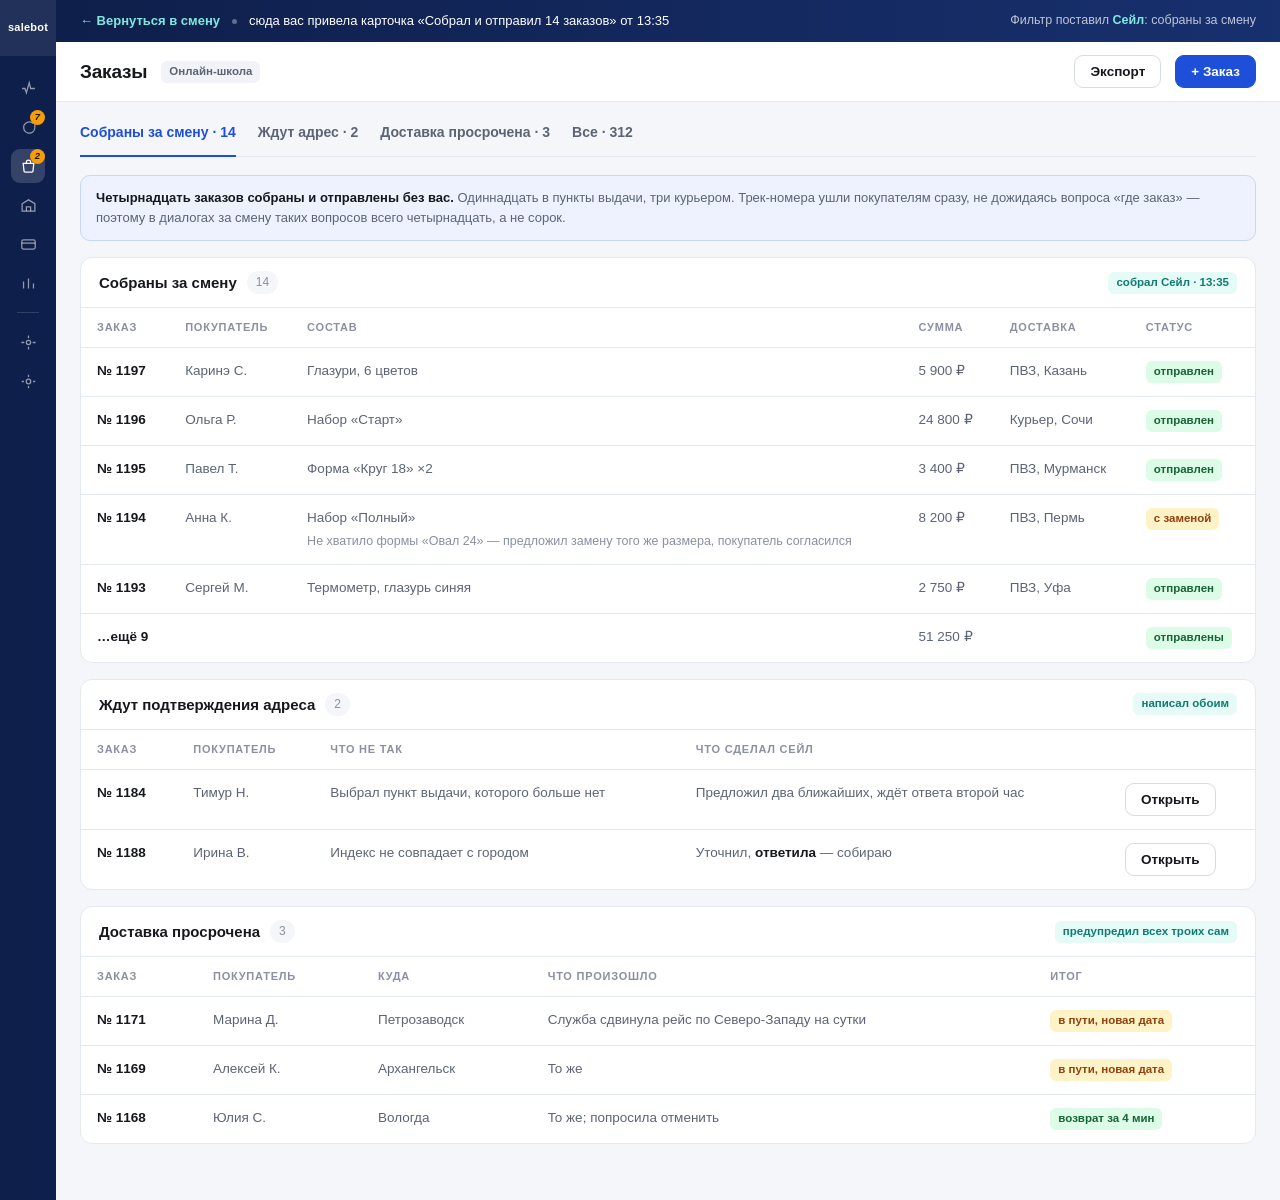
<file: live/orders.html>
<!doctype html>
<html lang="ru">
<head>
<meta charset="utf-8">
<meta name="viewport" content="width=device-width, initial-scale=1">
<meta name="robots" content="noindex, nofollow">
<title>Заказы — Лавка</title>
<link rel="icon" href="data:image/svg+xml,%3Csvg xmlns='http://www.w3.org/2000/svg' viewBox='0 0 32 32'%3E%3Crect width='32' height='32' rx='8' fill='%231E4FD8'/%3E%3Cpath d='M8 11h16l-1.4 13H9.4z' fill='none' stroke='white' stroke-width='2.4' stroke-linejoin='round'/%3E%3Cpath d='M12 11V9a4 4 0 018 0v2' fill='none' stroke='white' stroke-width='2.4'/%3E%3C/svg%3E">
<link rel="stylesheet" href="sections.css">
</head>
<body>
<div class="app">

  <aside class="rail">
    <div class="logo">salebot</div>
    <a class="ric" data-nav="shift" href="shop.html" title="Смена"><svg viewBox="0 0 24 24" fill="none" stroke="currentColor" stroke-width="1.8"><path d="M3 12h4l2 6 4-14 2 8h6"/></svg></a>
    <a class="ric" data-nav="dialogs.html" href="dialogs.html" title="Диалоги"><svg viewBox="0 0 24 24" fill="none" stroke="currentColor" stroke-width="1.8"><path d="M21 12a8 8 0 11-3-6.2L21 4v8z"/></svg><i class="bdg">7</i></a>
    <a class="ric on" href="#" title="Заказы"><svg viewBox="0 0 24 24" fill="none" stroke="currentColor" stroke-width="1.8"><path d="M4.5 7.5h15l-1.2 11a1.5 1.5 0 01-1.5 1.3H7.2a1.5 1.5 0 01-1.5-1.3z"/><path d="M9 7.5V6a3 3 0 016 0v1.5"/></svg><i class="bdg">2</i></a>
    <div class="ric" title="Склад"><svg viewBox="0 0 24 24" fill="none" stroke="currentColor" stroke-width="1.8"><path d="M3 9.5L12 4l9 5.5V20H3z"/><path d="M9 20v-6h6v6"/></svg></div>
    <a class="ric" data-nav="payments.html" href="payments.html" title="Оплаты"><svg viewBox="0 0 24 24" fill="none" stroke="currentColor" stroke-width="1.8"><rect x="2.5" y="5.5" width="19" height="13" rx="2.5"/><path d="M2.5 10h19"/></svg></a>
    <div class="ric" title="Аналитика"><svg viewBox="0 0 24 24" fill="none" stroke="currentColor" stroke-width="1.8"><path d="M5 19V9M12 19V5M19 19v-7"/></svg></div>
    <div class="rsep"></div>
    <div class="ric" title="Каналы"><svg viewBox="0 0 24 24" fill="none" stroke="currentColor" stroke-width="1.8"><circle cx="12" cy="12" r="3"/><path d="M12 2v4M12 18v4M2 12h4M18 12h4"/></svg></div>
    <div class="ric" title="Настройки"><svg viewBox="0 0 24 24" fill="none" stroke="currentColor" stroke-width="1.8"><circle cx="12" cy="12" r="3.2"/><path d="M12 2.5v3M12 18.5v3M2.5 12h3M18.5 12h3"/></svg></div>
  </aside>

  <main class="stage">

    <div class="trace">
      <a href="shop.html" data-back="label">← Вернуться в смену «Лавки»</a>
      <span class="dot"></span>
      <span data-trace="сюда вас привела карточка «Собрал и отправил 14 заказов» от 13:35"></span>
      <span class="who">Фильтр поставил <b>Сейл</b>: <span data-filter>собраны за смену</span></span>
    </div>

    <div class="top">
      <h1>Заказы</h1>
      <span class="tag gray" data-project>Лавка</span>
      <div class="sp"></div>
      <button class="btn">Экспорт</button>
      <button class="btn pri">+ Заказ</button>
    </div>

    <div class="body">

      <div class="tabs">
        <a class="on" href="#">Собраны за смену · 14</a>
        <a href="#adres">Ждут адрес · 2</a>
        <a href="#dostavka">Доставка просрочена · 3</a>
        <a href="#">Все · 312</a>
      </div>

      <div class="hint">
        <b>Четырнадцать заказов собраны и отправлены без вас.</b> Одиннадцать в пункты выдачи,
        три курьером. Трек-номера ушли покупателям сразу, не дожидаясь вопроса «где заказ» —
        поэтому в диалогах за смену таких вопросов всего четырнадцать, а не сорок.
      </div>

      <div class="card">
        <div class="hd">
          <h2>Собраны за смену</h2><span class="cnt">14</span>
          <div class="sp"></div>
          <span class="tag ai">собрал Сейл · 13:35</span>
        </div>
        <div class="tw"><table>
          <tr><th>Заказ</th><th>Покупатель</th><th>Состав</th><th>Сумма</th><th>Доставка</th><th>Статус</th></tr>
          <tr><td class="n">№ 1197</td><td>Каринэ С.</td><td>Глазури, 6 цветов</td><td>5 900 ₽</td><td>ПВЗ, Казань</td><td><span class="tag green">отправлен</span></td></tr>
          <tr><td class="n">№ 1196</td><td>Ольга Р.</td><td>Набор «Старт»</td><td>24 800 ₽</td><td>Курьер, Сочи</td><td><span class="tag green">отправлен</span></td></tr>
          <tr><td class="n">№ 1195</td><td>Павел Т.</td><td>Форма «Круг 18» ×2</td><td>3 400 ₽</td><td>ПВЗ, Мурманск</td><td><span class="tag green">отправлен</span></td></tr>
          <tr>
            <td class="n">№ 1194</td><td>Анна К.</td>
            <td>Набор «Полный»<div class="mini">Не хватило формы «Овал 24» — предложил замену того же размера, покупатель согласился</div></td>
            <td>8 200 ₽</td><td>ПВЗ, Пермь</td><td><span class="tag amber">с заменой</span></td>
          </tr>
          <tr><td class="n">№ 1193</td><td>Сергей М.</td><td>Термометр, глазурь синяя</td><td>2 750 ₽</td><td>ПВЗ, Уфа</td><td><span class="tag green">отправлен</span></td></tr>
          <tr><td class="n">…ещё 9</td><td></td><td></td><td>51 250 ₽</td><td></td><td><span class="tag green">отправлены</span></td></tr>
        </table></div>
      </div>

      <div class="card" id="adres">
        <div class="hd"><h2>Ждут подтверждения адреса</h2><span class="cnt">2</span>
          <div class="sp"></div><span class="tag ai">написал обоим</span></div>
        <div class="tw"><table>
          <tr><th>Заказ</th><th>Покупатель</th><th>Что не так</th><th>Что сделал Сейл</th><th></th></tr>
          <tr>
            <td class="n">№ 1184</td><td>Тимур Н.</td>
            <td>Выбрал пункт выдачи, которого больше нет</td>
            <td>Предложил два ближайших, ждёт ответа второй час</td>
            <td><button class="btn">Открыть</button></td>
          </tr>
          <tr>
            <td class="n">№ 1188</td><td>Ирина В.</td>
            <td>Индекс не совпадает с городом</td>
            <td>Уточнил, <b style="color:var(--ink)">ответила</b> — собираю</td>
            <td><button class="btn">Открыть</button></td>
          </tr>
        </table></div>
      </div>

      <div class="card" id="dostavka">
        <div class="hd"><h2>Доставка просрочена</h2><span class="cnt">3</span>
          <div class="sp"></div><span class="tag ai">предупредил всех троих сам</span></div>
        <div class="tw"><table>
          <tr><th>Заказ</th><th>Покупатель</th><th>Куда</th><th>Что произошло</th><th>Итог</th></tr>
          <tr><td class="n">№ 1171</td><td>Марина Д.</td><td>Петрозаводск</td><td>Служба сдвинула рейс по Северо-Западу на сутки</td><td><span class="tag amber">в пути, новая дата</span></td></tr>
          <tr><td class="n">№ 1169</td><td>Алексей К.</td><td>Архангельск</td><td>То же</td><td><span class="tag amber">в пути, новая дата</span></td></tr>
          <tr><td class="n">№ 1168</td><td>Юлия С.</td><td>Вологда</td><td>То же; попросила отменить</td><td><span class="tag green">возврат за 4 мин</span></td></tr>
        </table></div>
      </div>

    </div>
  </main>
</div>
<script src="sections.js"></script>
</body>
</html>
</file>
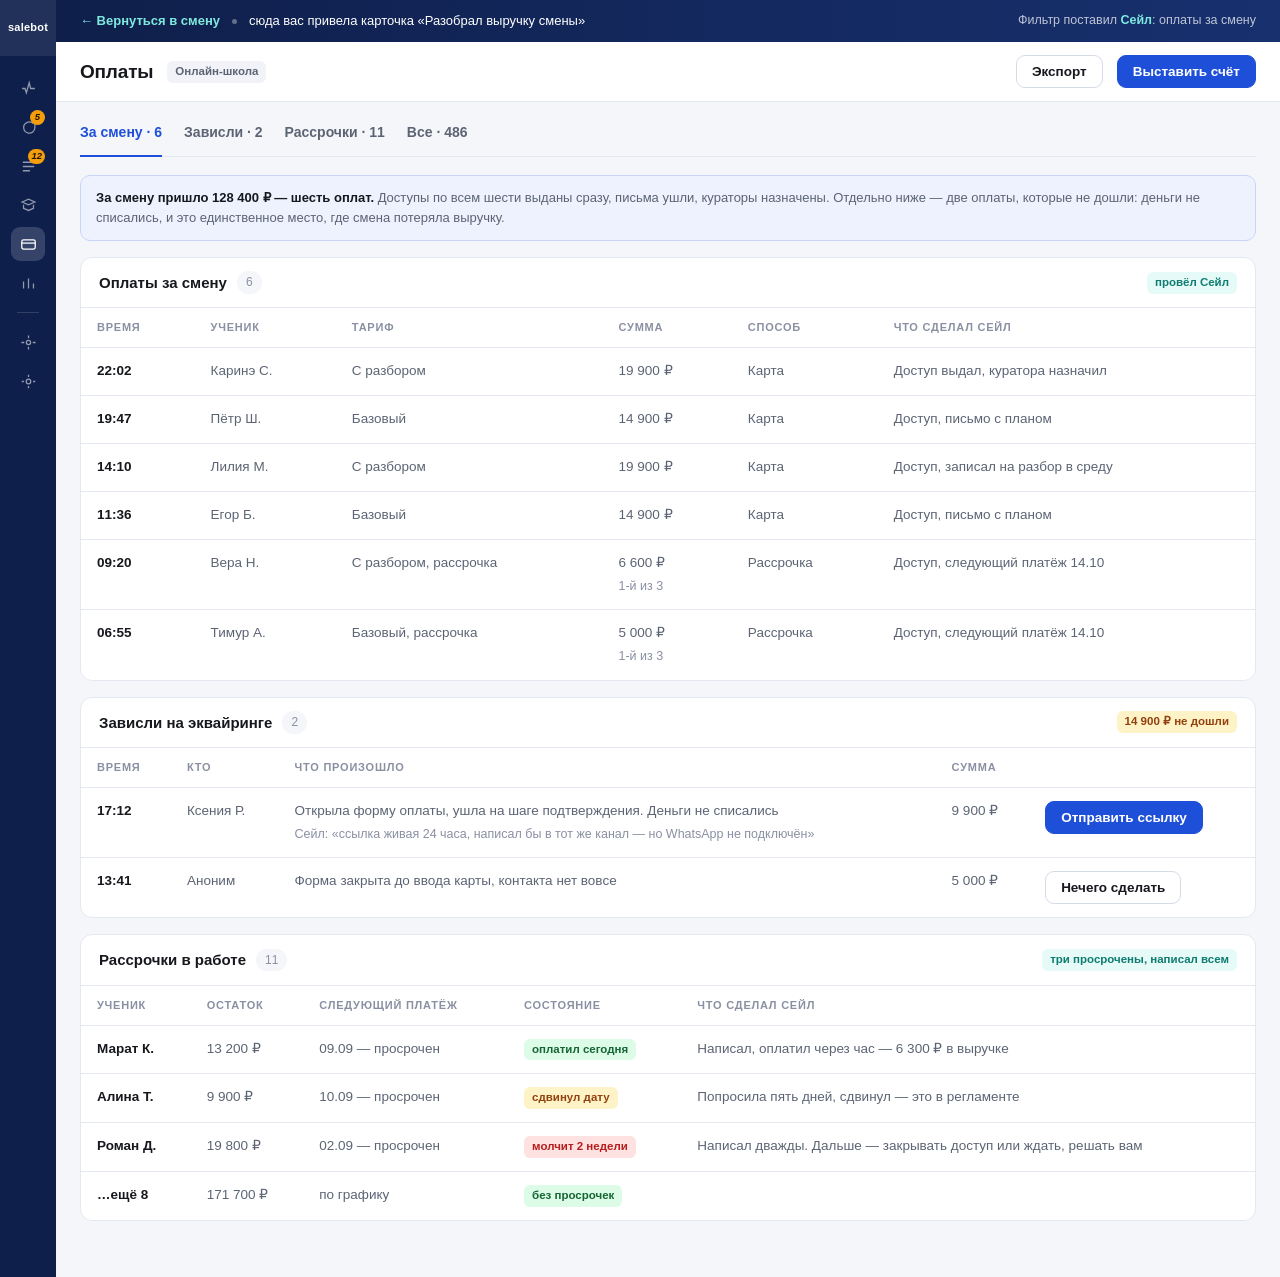
<file: live/payments.html>
<!doctype html>
<html lang="ru">
<head>
<meta charset="utf-8">
<meta name="viewport" content="width=device-width, initial-scale=1">
<meta name="robots" content="noindex, nofollow">
<title>Оплаты — Онлайн-школа</title>
<link rel="icon" href="data:image/svg+xml,%3Csvg xmlns='http://www.w3.org/2000/svg' viewBox='0 0 32 32'%3E%3Crect width='32' height='32' rx='8' fill='%231E4FD8'/%3E%3Crect x='6' y='9' width='20' height='14' rx='2.5' fill='none' stroke='white' stroke-width='2.4'/%3E%3Cpath d='M6 14h20' stroke='white' stroke-width='2.4'/%3E%3C/svg%3E">
<link rel="stylesheet" href="sections.css">
</head>
<body>
<div class="app">

  <aside class="rail">
    <div class="logo">salebot</div>
    <a class="ric" data-nav="shift" href="screen.html" title="Смена"><svg viewBox="0 0 24 24" fill="none" stroke="currentColor" stroke-width="1.8"><path d="M3 12h4l2 6 4-14 2 8h6"/></svg></a>
    <a class="ric" data-nav="dialogs.html" href="dialogs.html" title="Диалоги"><svg viewBox="0 0 24 24" fill="none" stroke="currentColor" stroke-width="1.8"><path d="M21 12a8 8 0 11-3-6.2L21 4v8z"/></svg><i class="bdg">5</i></a>
    <a class="ric" data-p="school" data-nav="tasks.html" href="tasks.html" title="Задачи"><svg viewBox="0 0 24 24" fill="none" stroke="currentColor" stroke-width="1.8"><path d="M4 6h16M4 12h16M4 18h10"/></svg><i class="bdg">12</i></a>
    <a class="ric" data-p="school" data-nav="services.html" href="services.html" title="Услуги"><svg viewBox="0 0 24 24" fill="none" stroke="currentColor" stroke-width="1.8"><path d="M3 7l9-4 9 4-9 4-9-4zM5 11v5l7 3 7-3v-5"/></svg></a>
    <a class="ric" data-p="shop" data-nav="orders.html" href="orders.html" title="Заказы"><svg viewBox="0 0 24 24" fill="none" stroke="currentColor" stroke-width="1.8"><path d="M4.5 7.5h15l-1.2 11a1.5 1.5 0 01-1.5 1.3H7.2a1.5 1.5 0 01-1.5-1.3z"/><path d="M9 7.5V6a3 3 0 016 0v1.5"/></svg><i class="bdg">2</i></a>
    <div class="ric" data-p="shop" title="Склад"><svg viewBox="0 0 24 24" fill="none" stroke="currentColor" stroke-width="1.8"><path d="M3 9.5L12 4l9 5.5V20H3z"/><path d="M9 20v-6h6v6"/></svg></div>
    <a class="ric on" href="#" title="Оплаты"><svg viewBox="0 0 24 24" fill="none" stroke="currentColor" stroke-width="1.8"><rect x="2.5" y="5.5" width="19" height="13" rx="2.5"/><path d="M2.5 10h19"/></svg></a>
    <div class="ric" title="Аналитика"><svg viewBox="0 0 24 24" fill="none" stroke="currentColor" stroke-width="1.8"><path d="M5 19V9M12 19V5M19 19v-7"/></svg></div>
    <div class="rsep"></div>
    <div class="ric" title="Каналы"><svg viewBox="0 0 24 24" fill="none" stroke="currentColor" stroke-width="1.8"><circle cx="12" cy="12" r="3"/><path d="M12 2v4M12 18v4M2 12h4M18 12h4"/></svg></div>
    <div class="ric" title="Настройки"><svg viewBox="0 0 24 24" fill="none" stroke="currentColor" stroke-width="1.8"><circle cx="12" cy="12" r="3.2"/><path d="M12 2.5v3M12 18.5v3M2.5 12h3M18.5 12h3"/></svg></div>
  </aside>

  <main class="stage">

    <div class="trace">
      <a href="screen.html" data-back="label">← Вернуться в смену</a>
      <span class="dot"></span>
      <span data-trace="сюда вас привела карточка «Разобрал выручку смены»"></span>
      <span class="who">Фильтр поставил <b>Сейл</b>: <span data-filter>оплаты за смену</span></span>
    </div>

    <div class="top">
      <h1>Оплаты</h1>
      <span class="tag gray" data-project>Онлайн-школа</span>
      <div class="sp"></div>
      <button class="btn">Экспорт</button>
      <button class="btn pri">Выставить счёт</button>
    </div>

    <div class="body">

      <!-- ── Онлайн-школа ─────────────────────────────────────── -->
      <div class="tabs" data-p="school">
        <a class="on" href="#">За смену · 6</a>
        <a href="#zavisli">Зависли · 2</a>
        <a href="#rassrochki">Рассрочки · 11</a>
        <a href="#">Все · 486</a>
      </div>

      <div class="hint" data-p="school">
        <b>За смену пришло 128 400 ₽ — шесть оплат.</b> Доступы по всем шести выданы сразу,
        письма ушли, кураторы назначены. Отдельно ниже — две оплаты, которые не дошли:
        деньги не списались, и это единственное место, где смена потеряла выручку.
      </div>

      <div class="card" data-p="school">
        <div class="hd"><h2>Оплаты за смену</h2><span class="cnt">6</span>
          <div class="sp"></div><span class="tag ai">провёл Сейл</span></div>
        <div class="tw"><table>
          <tr><th>Время</th><th>Ученик</th><th>Тариф</th><th>Сумма</th><th>Способ</th><th>Что сделал Сейл</th></tr>
          <tr><td class="n">22:02</td><td>Каринэ С.</td><td>С разбором</td><td>19 900 ₽</td><td>Карта</td><td>Доступ выдал, куратора назначил</td></tr>
          <tr><td class="n">19:47</td><td>Пётр Ш.</td><td>Базовый</td><td>14 900 ₽</td><td>Карта</td><td>Доступ, письмо с планом</td></tr>
          <tr><td class="n">14:10</td><td>Лилия М.</td><td>С разбором</td><td>19 900 ₽</td><td>Карта</td><td>Доступ, записал на разбор в среду</td></tr>
          <tr><td class="n">11:36</td><td>Егор Б.</td><td>Базовый</td><td>14 900 ₽</td><td>Карта</td><td>Доступ, письмо с планом</td></tr>
          <tr><td class="n">09:20</td><td>Вера Н.</td><td>С разбором, рассрочка</td><td>6 600 ₽<div class="mini">1-й из 3</div></td><td>Рассрочка</td><td>Доступ, следующий платёж 14.10</td></tr>
          <tr><td class="n">06:55</td><td>Тимур А.</td><td>Базовый, рассрочка</td><td>5 000 ₽<div class="mini">1-й из 3</div></td><td>Рассрочка</td><td>Доступ, следующий платёж 14.10</td></tr>
        </table></div>
      </div>

      <div class="card" data-p="school" id="zavisli">
        <div class="hd"><h2>Зависли на эквайринге</h2><span class="cnt">2</span>
          <div class="sp"></div><span class="tag amber">14 900 ₽ не дошли</span></div>
        <div class="tw"><table>
          <tr><th>Время</th><th>Кто</th><th>Что произошло</th><th>Сумма</th><th></th></tr>
          <tr>
            <td class="n">17:12</td><td>Ксения Р.</td>
            <td>Открыла форму оплаты, ушла на шаге подтверждения. Деньги не списались<div class="mini">Сейл: «ссылка живая 24 часа, написал бы в тот же канал — но WhatsApp не подключён»</div></td>
            <td>9 900 ₽</td>
            <td><button class="btn pri">Отправить ссылку</button></td>
          </tr>
          <tr>
            <td class="n">13:41</td><td>Аноним</td>
            <td>Форма закрыта до ввода карты, контакта нет вовсе</td>
            <td>5 000 ₽</td>
            <td><button class="btn">Нечего сделать</button></td>
          </tr>
        </table></div>
      </div>

      <div class="card" data-p="school" id="rassrochki">
        <div class="hd"><h2>Рассрочки в работе</h2><span class="cnt">11</span>
          <div class="sp"></div><span class="tag ai">три просрочены, написал всем</span></div>
        <div class="tw"><table>
          <tr><th>Ученик</th><th>Остаток</th><th>Следующий платёж</th><th>Состояние</th><th>Что сделал Сейл</th></tr>
          <tr><td class="n">Марат К.</td><td>13 200 ₽</td><td>09.09 — просрочен</td><td><span class="tag green">оплатил сегодня</span></td><td>Написал, оплатил через час — 6 300 ₽ в выручке</td></tr>
          <tr><td class="n">Алина Т.</td><td>9 900 ₽</td><td>10.09 — просрочен</td><td><span class="tag amber">сдвинул дату</span></td><td>Попросила пять дней, сдвинул — это в регламенте</td></tr>
          <tr><td class="n">Роман Д.</td><td>19 800 ₽</td><td>02.09 — просрочен</td><td><span class="tag red">молчит 2 недели</span></td><td>Написал дважды. Дальше — закрывать доступ или ждать, решать вам</td></tr>
          <tr><td class="n">…ещё 8</td><td>171 700 ₽</td><td>по графику</td><td><span class="tag green">без просрочек</span></td><td></td></tr>
        </table></div>
      </div>

      <!-- ── Лавка ────────────────────────────────────────────── -->
      <div class="tabs" data-p="shop">
        <a class="on" href="#">За смену · 14</a>
        <a href="#sbp">СБП свёл вручную · 3</a>
        <a href="#vozvraty">Возвраты · 4</a>
        <a href="#">Все · 1 902</a>
      </div>

      <div class="hint" data-p="shop">
        <b>За смену пришло 96 300 ₽ — четырнадцать оплат.</b> Три из них по СБП не привязались
        к заказам автоматически: Сейл свёл их руками по сумме и минуте. Если хоть одна сведена
        неверно — отменяется в один клик, ничего не удалено.
      </div>

      <div class="card" data-p="shop">
        <div class="hd"><h2>Оплаты за смену</h2><span class="cnt">14</span>
          <div class="sp"></div><span class="tag ai">провёл Сейл</span></div>
        <div class="tw"><table>
          <tr><th>Время</th><th>Покупатель</th><th>Заказ</th><th>Сумма</th><th>Способ</th><th>Состояние</th></tr>
          <tr><td class="n">23:35</td><td>Каринэ С.</td><td>№ 1197</td><td>5 900 ₽</td><td>Карта</td><td><span class="tag green">привязана</span></td></tr>
          <tr><td class="n">21:14</td><td>Ольга Р.</td><td>№ 1196</td><td>24 800 ₽</td><td>Карта</td><td><span class="tag green">привязана</span></td></tr>
          <tr><td class="n">18:02</td><td>Анна К.</td><td>№ 1194</td><td>8 200 ₽</td><td>Карта</td><td><span class="tag green">привязана</span></td></tr>
          <tr><td class="n">…ещё 8</td><td></td><td></td><td>43 940 ₽</td><td>Карта</td><td><span class="tag green">привязаны</span></td></tr>
          <tr><td class="n">07:02</td><td>Павел Т.</td><td>№ 1195</td><td>3 260 ₽</td><td>СБП</td><td><span class="tag amber">свёл вручную</span></td></tr>
          <tr><td class="n">05:40</td><td>Ирина В.</td><td>№ 1188</td><td>6 900 ₽</td><td>СБП</td><td><span class="tag amber">свёл вручную</span></td></tr>
          <tr><td class="n">02:14</td><td>Сергей М.</td><td>№ 1191</td><td>4 180 ₽</td><td>СБП</td><td><span class="tag amber">свёл вручную</span></td></tr>
        </table></div>
      </div>

      <div class="card" data-p="shop" id="sbp">
        <div class="hd"><h2>СБП: не долетели до заказов</h2><span class="cnt">3</span>
          <div class="sp"></div><span class="tag ai">свёл по сумме и минуте</span></div>
        <div class="tw"><table>
          <tr><th>Оплата</th><th>Сумма</th><th>К какому заказу привязал</th><th>Почему уверен</th><th></th></tr>
          <tr><td class="n">02:14, СБП</td><td>4 180 ₽</td><td>№ 1191, Сергей М.</td><td>Сумма совпала до копейки, заказ оформлен за минуту до оплаты, других на эту сумму в сутках нет</td><td><button class="btn">Отменить привязку</button></td></tr>
          <tr><td class="n">05:40, СБП</td><td>6 900 ₽</td><td>№ 1188, Ирина В.</td><td>То же; плюс совпал телефон плательщика</td><td><button class="btn">Отменить привязку</button></td></tr>
          <tr><td class="n">07:02, СБП</td><td>3 260 ₽</td><td>№ 1195, Павел Т.</td><td>То же</td><td><button class="btn">Отменить привязку</button></td></tr>
        </table></div>
      </div>

      <div class="card" data-p="shop" id="vozvraty">
        <div class="hd"><h2>Возвраты за неделю</h2><span class="cnt">4</span>
          <div class="sp"></div><span class="tag ai">оформил Сейл</span></div>
        <div class="tw"><table>
          <tr><th>Покупатель</th><th>Сумма</th><th>Причина</th><th>Срок возврата</th></tr>
          <tr><td class="n">Юлия С.</td><td>4 900 ₽</td><td>Отмена из-за задержки доставки</td><td><span class="tag green">4 минуты</span></td></tr>
          <tr><td class="n">Никита Л.</td><td>2 300 ₽</td><td><b style="color:var(--ink)">Брак глазури</b> — партия отмечена</td><td><span class="tag green">в тот же день</span></td></tr>
          <tr><td class="n">Дарья П.</td><td>2 300 ₽</td><td><b style="color:var(--ink)">Брак глазури</b> — та же партия</td><td><span class="tag green">в тот же день</span></td></tr>
          <tr><td class="n">Олег В.</td><td>5 900 ₽</td><td>Передумал, в срок</td><td><span class="tag green">в тот же день</span></td></tr>
        </table></div>
      </div>

    </div>
  </main>
</div>
<script src="sections.js"></script>
</body>
</html>
</file>
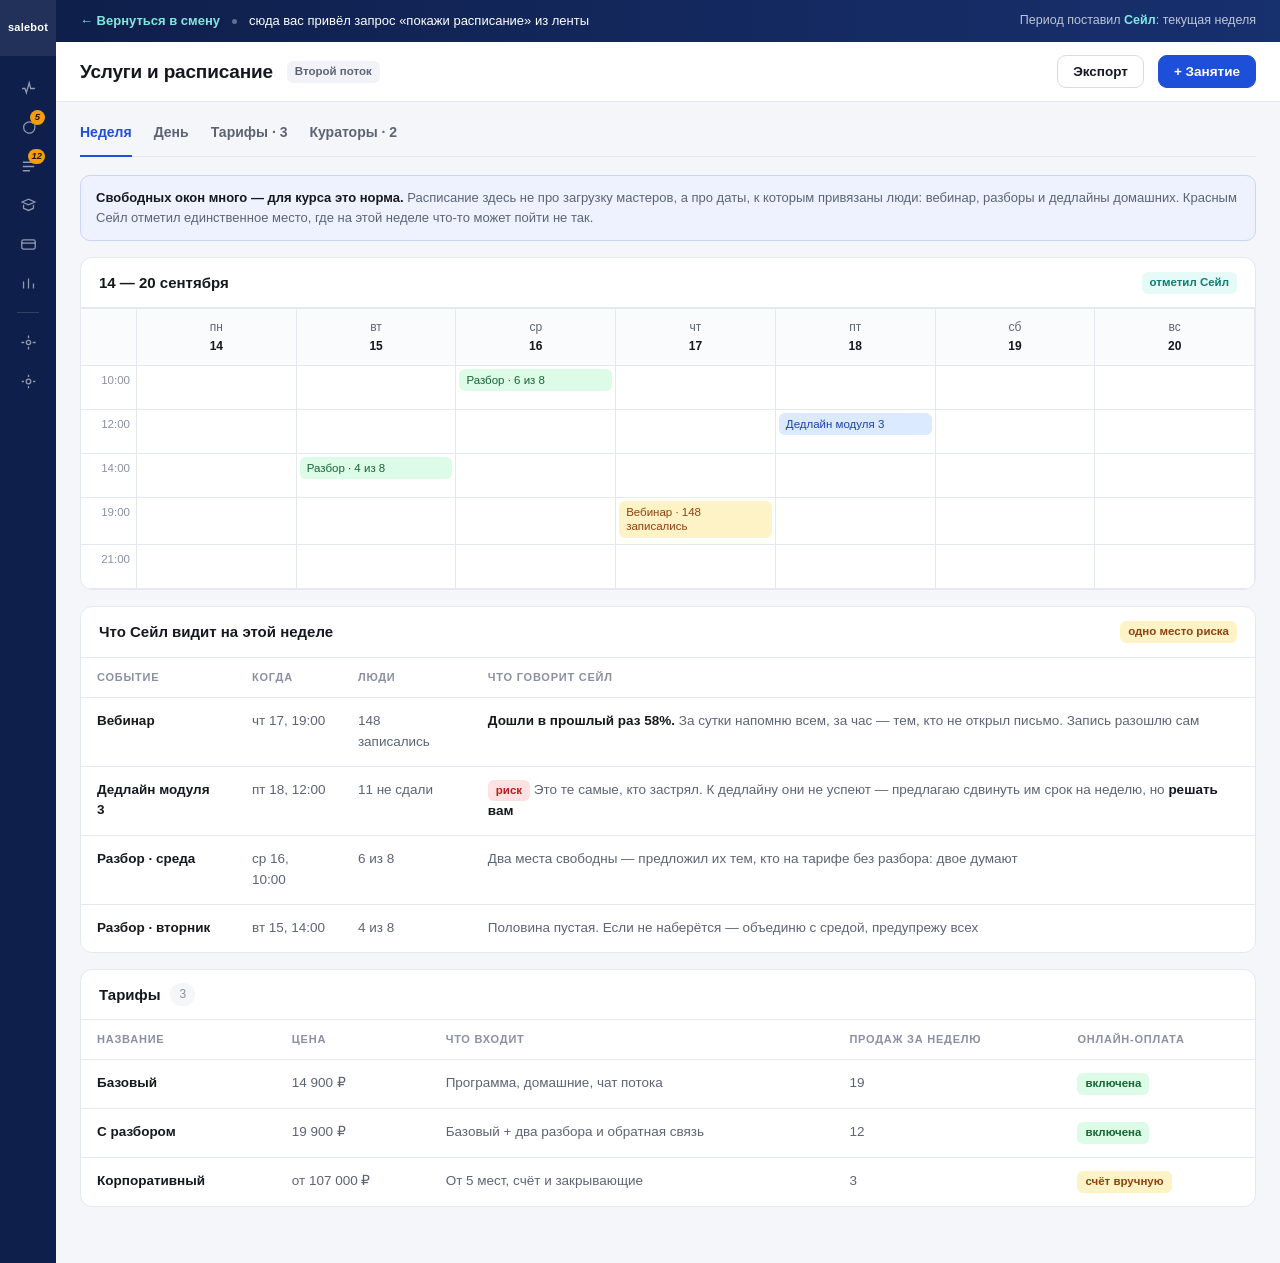
<file: live/services.html>
<!doctype html>
<html lang="ru">
<head>
<meta charset="utf-8">
<meta name="viewport" content="width=device-width, initial-scale=1">
<meta name="robots" content="noindex, nofollow">
<title>Услуги и расписание — Онлайн-школа</title>
<link rel="icon" href="data:image/svg+xml,%3Csvg xmlns='http://www.w3.org/2000/svg' viewBox='0 0 32 32'%3E%3Crect width='32' height='32' rx='8' fill='%231E4FD8'/%3E%3Crect x='7' y='9' width='18' height='16' rx='2.5' fill='none' stroke='white' stroke-width='2.4'/%3E%3Cpath d='M7 14h18M12 6v5M20 6v5' stroke='white' stroke-width='2.4' stroke-linecap='round'/%3E%3C/svg%3E">
<link rel="stylesheet" href="sections.css">
</head>
<body>
<div class="app">

  <aside class="rail">
    <div class="logo">salebot</div>
    <a class="ric" data-nav="shift" href="screen.html" title="Смена"><svg viewBox="0 0 24 24" fill="none" stroke="currentColor" stroke-width="1.8"><path d="M3 12h4l2 6 4-14 2 8h6"/></svg></a>
    <a class="ric" data-nav="dialogs.html" href="dialogs.html" title="Диалоги"><svg viewBox="0 0 24 24" fill="none" stroke="currentColor" stroke-width="1.8"><path d="M21 12a8 8 0 11-3-6.2L21 4v8z"/></svg><i class="bdg">5</i></a>
    <a class="ric" data-p="school" data-nav="tasks.html" href="tasks.html" title="Задачи"><svg viewBox="0 0 24 24" fill="none" stroke="currentColor" stroke-width="1.8"><path d="M4 6h16M4 12h16M4 18h10"/></svg><i class="bdg">12</i></a>
    <a class="ric" data-p="school" data-nav="services.html" href="services.html" title="Услуги"><svg viewBox="0 0 24 24" fill="none" stroke="currentColor" stroke-width="1.8"><path d="M3 7l9-4 9 4-9 4-9-4zM5 11v5l7 3 7-3v-5"/></svg></a>
    <a class="ric" data-p="shop" data-nav="orders.html" href="orders.html" title="Заказы"><svg viewBox="0 0 24 24" fill="none" stroke="currentColor" stroke-width="1.8"><path d="M4.5 7.5h15l-1.2 11a1.5 1.5 0 01-1.5 1.3H7.2a1.5 1.5 0 01-1.5-1.3z"/><path d="M9 7.5V6a3 3 0 016 0v1.5"/></svg><i class="bdg">2</i></a>
    <div class="ric" data-p="shop" title="Склад"><svg viewBox="0 0 24 24" fill="none" stroke="currentColor" stroke-width="1.8"><path d="M3 9.5L12 4l9 5.5V20H3z"/><path d="M9 20v-6h6v6"/></svg></div>
    <a class="ric" data-nav="payments.html" href="payments.html" title="Оплаты"><svg viewBox="0 0 24 24" fill="none" stroke="currentColor" stroke-width="1.8"><rect x="2.5" y="5.5" width="19" height="13" rx="2.5"/><path d="M2.5 10h19"/></svg></a>
    <div class="ric" title="Аналитика"><svg viewBox="0 0 24 24" fill="none" stroke="currentColor" stroke-width="1.8"><path d="M5 19V9M12 19V5M19 19v-7"/></svg></div>
    <div class="rsep"></div>
    <div class="ric" title="Каналы"><svg viewBox="0 0 24 24" fill="none" stroke="currentColor" stroke-width="1.8"><circle cx="12" cy="12" r="3"/><path d="M12 2v4M12 18v4M2 12h4M18 12h4"/></svg></div>
    <div class="ric" title="Настройки"><svg viewBox="0 0 24 24" fill="none" stroke="currentColor" stroke-width="1.8"><circle cx="12" cy="12" r="3.2"/><path d="M12 2.5v3M12 18.5v3M2.5 12h3M18.5 12h3"/></svg></div>
  </aside>

  <main class="stage">

    <div class="trace">
      <a href="screen.html" data-back="label">← Вернуться в смену</a>
      <span class="dot"></span>
      <span data-trace="сюда вас привёл запрос «покажи расписание» из ленты"></span>
      <span class="who">Период поставил <b>Сейл</b>: <span data-filter>текущая неделя</span></span>
    </div>

    <div class="top">
      <h1>Услуги и расписание</h1>
      <span class="tag gray">Второй поток</span>
      <div class="sp"></div>
      <button class="btn">Экспорт</button>
      <button class="btn pri">+ Занятие</button>
    </div>

    <div class="body">

      <div class="tabs">
        <a class="on" href="#">Неделя</a>
        <a href="#">День</a>
        <a href="#uslugi">Тарифы · 3</a>
        <a href="#">Кураторы · 2</a>
      </div>

      <div class="hint">
        <b>Свободных окон много — для курса это норма.</b> Расписание здесь не про загрузку мастеров,
        а про даты, к которым привязаны люди: вебинар, разборы и дедлайны домашних.
        Красным Сейл отметил единственное место, где на этой неделе что-то может пойти не так.
      </div>

      <div class="card">
        <div class="hd">
          <h2>14 — 20 сентября</h2>
          <div class="sp"></div>
          <span class="tag ai">отметил Сейл</span>
        </div>
        <div class="calwrap"><div class="cal">
          <div class="h"></div>
          <div class="h">пн<b>14</b></div><div class="h">вт<b>15</b></div><div class="h">ср<b>16</b></div>
          <div class="h">чт<b>17</b></div><div class="h">пт<b>18</b></div><div class="h">сб<b>19</b></div><div class="h">вс<b>20</b></div>

          <div class="t">10:00</div>
          <div class="c"></div><div class="c"></div>
          <div class="c"><div class="ev g">Разбор · 6 из 8</div></div>
          <div class="c"></div><div class="c"></div><div class="c"></div><div class="c"></div>

          <div class="t">12:00</div>
          <div class="c"></div><div class="c"></div><div class="c"></div><div class="c"></div>
          <div class="c"><div class="ev b">Дедлайн модуля 3</div></div>
          <div class="c"></div><div class="c"></div>

          <div class="t">14:00</div>
          <div class="c"></div>
          <div class="c"><div class="ev g">Разбор · 4 из 8</div></div>
          <div class="c"></div><div class="c"></div><div class="c"></div>
          <div class="c"></div><div class="c"></div>

          <div class="t">19:00</div>
          <div class="c"></div><div class="c"></div><div class="c"></div>
          <div class="c"><div class="ev a">Вебинар · 148 записались</div></div>
          <div class="c"></div><div class="c"></div><div class="c"></div>

          <div class="t">21:00</div>
          <div class="c"></div><div class="c"></div><div class="c"></div><div class="c"></div>
          <div class="c"></div><div class="c"></div><div class="c"></div>
        </div></div>
      </div>

      <div class="card">
        <div class="hd"><h2>Что Сейл видит на этой неделе</h2>
          <div class="sp"></div><span class="tag amber">одно место риска</span></div>
        <div class="tw"><table>
          <tr><th>Событие</th><th>Когда</th><th>Люди</th><th>Что говорит Сейл</th></tr>
          <tr>
            <td class="n">Вебинар</td><td>чт 17, 19:00</td><td>148 записались</td>
            <td><b style="color:var(--ink)">Дошли в прошлый раз 58%.</b> За сутки напомню всем,
            за час — тем, кто не открыл письмо. Запись разошлю сам</td>
          </tr>
          <tr>
            <td class="n">Дедлайн модуля 3</td><td>пт 18, 12:00</td><td>11 не сдали</td>
            <td><span class="tag red">риск</span> Это те самые, кто застрял. К дедлайну они не успеют —
            предлагаю сдвинуть им срок на неделю, но <b style="color:var(--ink)">решать вам</b></td>
          </tr>
          <tr>
            <td class="n">Разбор · среда</td><td>ср 16, 10:00</td><td>6 из 8</td>
            <td>Два места свободны — предложил их тем, кто на тарифе без разбора: двое думают</td>
          </tr>
          <tr>
            <td class="n">Разбор · вторник</td><td>вт 15, 14:00</td><td>4 из 8</td>
            <td>Половина пустая. Если не наберётся — объединю с средой, предупрежу всех</td>
          </tr>
        </table></div>
      </div>

      <div class="card" id="uslugi">
        <div class="hd"><h2>Тарифы</h2><span class="cnt">3</span></div>
        <div class="tw"><table>
          <tr><th>Название</th><th>Цена</th><th>Что входит</th><th>Продаж за неделю</th><th>Онлайн-оплата</th></tr>
          <tr><td class="n">Базовый</td><td>14 900 ₽</td><td>Программа, домашние, чат потока</td><td>19</td><td><span class="tag green">включена</span></td></tr>
          <tr><td class="n">С разбором</td><td>19 900 ₽</td><td>Базовый + два разбора и обратная связь</td><td>12</td><td><span class="tag green">включена</span></td></tr>
          <tr><td class="n">Корпоративный</td><td>от 107 000 ₽</td><td>От 5 мест, счёт и закрывающие</td><td>3</td><td><span class="tag amber">счёт вручную</span></td></tr>
        </table></div>
      </div>

    </div>
  </main>
</div>
<script src="sections.js"></script>
</body>
</html>
</file>
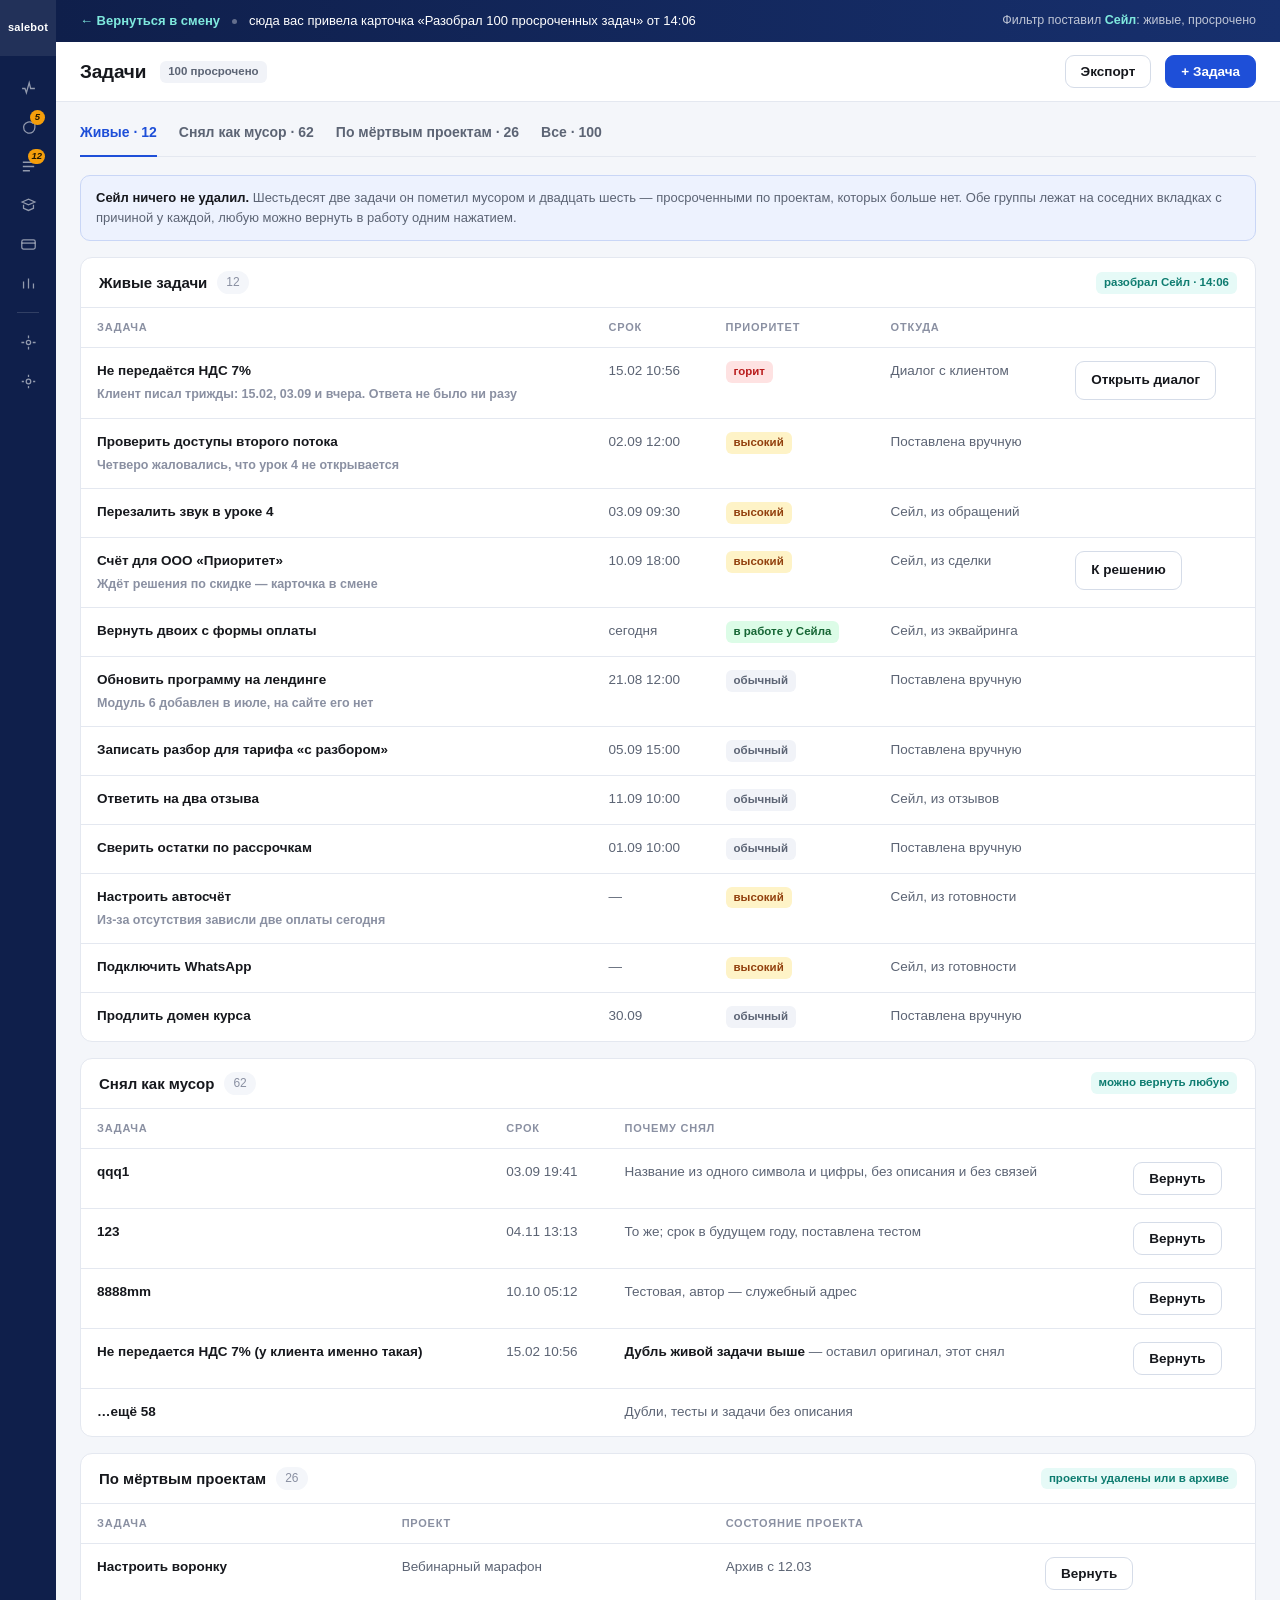
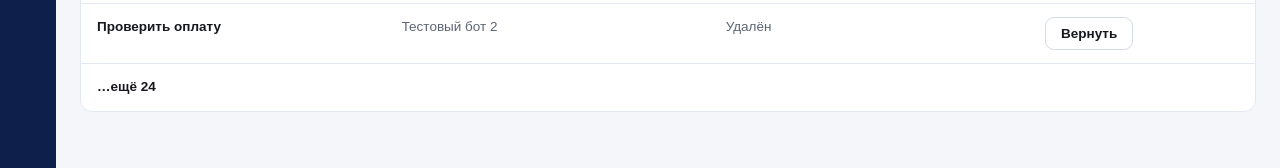
<file: live/tasks.html>
<!doctype html>
<html lang="ru">
<head>
<meta charset="utf-8">
<meta name="viewport" content="width=device-width, initial-scale=1">
<meta name="robots" content="noindex, nofollow">
<title>Задачи — Онлайн-школа</title>
<link rel="icon" href="data:image/svg+xml,%3Csvg xmlns='http://www.w3.org/2000/svg' viewBox='0 0 32 32'%3E%3Crect width='32' height='32' rx='8' fill='%231E4FD8'/%3E%3Cpath d='M9 16h14M9 11h14M9 21h9' stroke='white' stroke-width='2.4' stroke-linecap='round'/%3E%3C/svg%3E">
<link rel="stylesheet" href="sections.css">
</head>
<body>
<div class="app">

  <aside class="rail">
    <div class="logo">salebot</div>
    <a class="ric" data-nav="shift" href="screen.html" title="Смена"><svg viewBox="0 0 24 24" fill="none" stroke="currentColor" stroke-width="1.8"><path d="M3 12h4l2 6 4-14 2 8h6"/></svg></a>
    <a class="ric" data-nav="dialogs.html" href="dialogs.html" title="Диалоги"><svg viewBox="0 0 24 24" fill="none" stroke="currentColor" stroke-width="1.8"><path d="M21 12a8 8 0 11-3-6.2L21 4v8z"/></svg><i class="bdg">5</i></a>
    <a class="ric" data-p="school" data-nav="tasks.html" href="tasks.html" title="Задачи"><svg viewBox="0 0 24 24" fill="none" stroke="currentColor" stroke-width="1.8"><path d="M4 6h16M4 12h16M4 18h10"/></svg><i class="bdg">12</i></a>
    <a class="ric" data-p="school" data-nav="services.html" href="services.html" title="Услуги"><svg viewBox="0 0 24 24" fill="none" stroke="currentColor" stroke-width="1.8"><path d="M3 7l9-4 9 4-9 4-9-4zM5 11v5l7 3 7-3v-5"/></svg></a>
    <a class="ric" data-p="shop" data-nav="orders.html" href="orders.html" title="Заказы"><svg viewBox="0 0 24 24" fill="none" stroke="currentColor" stroke-width="1.8"><path d="M4.5 7.5h15l-1.2 11a1.5 1.5 0 01-1.5 1.3H7.2a1.5 1.5 0 01-1.5-1.3z"/><path d="M9 7.5V6a3 3 0 016 0v1.5"/></svg><i class="bdg">2</i></a>
    <div class="ric" data-p="shop" title="Склад"><svg viewBox="0 0 24 24" fill="none" stroke="currentColor" stroke-width="1.8"><path d="M3 9.5L12 4l9 5.5V20H3z"/><path d="M9 20v-6h6v6"/></svg></div>
    <a class="ric" data-nav="payments.html" href="payments.html" title="Оплаты"><svg viewBox="0 0 24 24" fill="none" stroke="currentColor" stroke-width="1.8"><rect x="2.5" y="5.5" width="19" height="13" rx="2.5"/><path d="M2.5 10h19"/></svg></a>
    <div class="ric" title="Аналитика"><svg viewBox="0 0 24 24" fill="none" stroke="currentColor" stroke-width="1.8"><path d="M5 19V9M12 19V5M19 19v-7"/></svg></div>
    <div class="rsep"></div>
    <div class="ric" title="Каналы"><svg viewBox="0 0 24 24" fill="none" stroke="currentColor" stroke-width="1.8"><circle cx="12" cy="12" r="3"/><path d="M12 2v4M12 18v4M2 12h4M18 12h4"/></svg></div>
    <div class="ric" title="Настройки"><svg viewBox="0 0 24 24" fill="none" stroke="currentColor" stroke-width="1.8"><circle cx="12" cy="12" r="3.2"/><path d="M12 2.5v3M12 18.5v3M2.5 12h3M18.5 12h3"/></svg></div>
  </aside>

  <main class="stage">

    <div class="trace">
      <a href="screen.html" data-back="label">← Вернуться в смену</a>
      <span class="dot"></span>
      <span data-trace="сюда вас привела карточка «Разобрал 100 просроченных задач» от 14:06"></span>
      <span class="who">Фильтр поставил <b>Сейл</b>: <span data-filter>живые, просрочено</span></span>
    </div>

    <div class="top">
      <h1>Задачи</h1>
      <span class="tag gray">100 просрочено</span>
      <div class="sp"></div>
      <button class="btn">Экспорт</button>
      <button class="btn pri">+ Задача</button>
    </div>

    <div class="body">

      <div class="tabs">
        <a class="on" href="#">Живые · 12</a>
        <a href="#snyatye">Снял как мусор · 62</a>
        <a href="#mertvye">По мёртвым проектам · 26</a>
        <a href="#">Все · 100</a>
      </div>

      <div class="hint">
        <b>Сейл ничего не удалил.</b> Шестьдесят две задачи он пометил мусором и двадцать шесть —
        просроченными по проектам, которых больше нет. Обе группы лежат на соседних вкладках
        с причиной у каждой, любую можно вернуть в работу одним нажатием.
      </div>

      <div class="card">
        <div class="hd">
          <h2>Живые задачи</h2><span class="cnt">12</span>
          <div class="sp"></div>
          <span class="tag ai">разобрал Сейл · 14:06</span>
        </div>
        <div class="tw"><table>
          <tr><th>Задача</th><th>Срок</th><th>Приоритет</th><th>Откуда</th><th></th></tr>
          <tr>
            <td class="n">Не передаётся НДС 7%<div class="mini">Клиент писал трижды: 15.02, 03.09 и вчера. Ответа не было ни разу</div></td>
            <td>15.02 10:56</td><td><span class="tag red">горит</span></td>
            <td>Диалог с клиентом</td>
            <td><a class="btn" href="dialogs.html?from=dialogs-nds">Открыть диалог</a></td>
          </tr>
          <tr>
            <td class="n">Проверить доступы второго потока<div class="mini">Четверо жаловались, что урок 4 не открывается</div></td>
            <td>02.09 12:00</td><td><span class="tag amber">высокий</span></td>
            <td>Поставлена вручную</td><td></td>
          </tr>
          <tr>
            <td class="n">Перезалить звук в уроке 4</td>
            <td>03.09 09:30</td><td><span class="tag amber">высокий</span></td>
            <td>Сейл, из обращений</td><td></td>
          </tr>
          <tr>
            <td class="n">Счёт для ООО «Приоритет»<div class="mini">Ждёт решения по скидке — карточка в смене</div></td>
            <td>10.09 18:00</td><td><span class="tag amber">высокий</span></td>
            <td>Сейл, из сделки</td>
            <td><a class="btn" href="screen.html" data-back>К решению</a></td>
          </tr>
          <tr>
            <td class="n">Вернуть двоих с формы оплаты</td>
            <td>сегодня</td><td><span class="tag green">в работе у Сейла</span></td>
            <td>Сейл, из эквайринга</td><td></td>
          </tr>
          <tr>
            <td class="n">Обновить программу на лендинге<div class="mini">Модуль 6 добавлен в июле, на сайте его нет</div></td>
            <td>21.08 12:00</td><td><span class="tag gray">обычный</span></td>
            <td>Поставлена вручную</td><td></td>
          </tr>
          <tr>
            <td class="n">Записать разбор для тарифа «с разбором»</td>
            <td>05.09 15:00</td><td><span class="tag gray">обычный</span></td>
            <td>Поставлена вручную</td><td></td>
          </tr>
          <tr>
            <td class="n">Ответить на два отзыва</td>
            <td>11.09 10:00</td><td><span class="tag gray">обычный</span></td>
            <td>Сейл, из отзывов</td><td></td>
          </tr>
          <tr>
            <td class="n">Сверить остатки по рассрочкам</td>
            <td>01.09 10:00</td><td><span class="tag gray">обычный</span></td>
            <td>Поставлена вручную</td><td></td>
          </tr>
          <tr>
            <td class="n">Настроить автосчёт<div class="mini">Из-за отсутствия зависли две оплаты сегодня</div></td>
            <td>—</td><td><span class="tag amber">высокий</span></td>
            <td>Сейл, из готовности</td><td></td>
          </tr>
          <tr>
            <td class="n">Подключить WhatsApp</td>
            <td>—</td><td><span class="tag amber">высокий</span></td>
            <td>Сейл, из готовности</td><td></td>
          </tr>
          <tr>
            <td class="n">Продлить домен курса</td>
            <td>30.09</td><td><span class="tag gray">обычный</span></td>
            <td>Поставлена вручную</td><td></td>
          </tr>
        </table></div>
      </div>

      <div class="card" id="snyatye">
        <div class="hd">
          <h2>Снял как мусор</h2><span class="cnt">62</span>
          <div class="sp"></div>
          <span class="tag ai">можно вернуть любую</span>
        </div>
        <div class="tw"><table>
          <tr><th>Задача</th><th>Срок</th><th>Почему снял</th><th></th></tr>
          <tr><td class="n">qqq1</td><td>03.09 19:41</td><td>Название из одного символа и цифры, без описания и без связей</td><td><button class="btn">Вернуть</button></td></tr>
          <tr><td class="n">123</td><td>04.11 13:13</td><td>То же; срок в будущем году, поставлена тестом</td><td><button class="btn">Вернуть</button></td></tr>
          <tr><td class="n">8888mm</td><td>10.10 05:12</td><td>Тестовая, автор — служебный адрес</td><td><button class="btn">Вернуть</button></td></tr>
          <tr><td class="n">Не передается НДС 7% (у клиента именно такая)</td><td>15.02 10:56</td><td><b style="color:var(--ink)">Дубль живой задачи выше</b> — оставил оригинал, этот снял</td><td><button class="btn">Вернуть</button></td></tr>
          <tr><td class="n">…ещё 58</td><td></td><td>Дубли, тесты и задачи без описания</td><td></td></tr>
        </table></div>
      </div>

      <div class="card" id="mertvye">
        <div class="hd">
          <h2>По мёртвым проектам</h2><span class="cnt">26</span>
          <div class="sp"></div>
          <span class="tag ai">проекты удалены или в архиве</span>
        </div>
        <div class="tw"><table>
          <tr><th>Задача</th><th>Проект</th><th>Состояние проекта</th><th></th></tr>
          <tr><td class="n">Настроить воронку</td><td>Вебинарный марафон</td><td>Архив с 12.03</td><td><button class="btn">Вернуть</button></td></tr>
          <tr><td class="n">Проверить оплату</td><td>Тестовый бот 2</td><td>Удалён</td><td><button class="btn">Вернуть</button></td></tr>
          <tr><td class="n">…ещё 24</td><td></td><td></td><td></td></tr>
        </table></div>
      </div>

    </div>
  </main>
</div>
<script src="sections.js"></script>
</body>
</html>
</file>
<file: live/sections.css>
/* Разделы кабинета — в нынешнем облике Salebot.
   Новый только первый экран; сюда Сейл приводит, и здесь ничего не меняется. */
:root{
  --bg:#F4F6FA; --card:#FFFFFF; --line:#E4E8F0; --line2:#D5DCE8;
  --ink:#16181D; --mut:#5C6474; --faint:#8A90A2;
  --brand:#1E4FD8; --brand-soft:#EDF2FE;
  --rail:#0F1F4B; --ok:#16A34A; --warn:#B4801F; --bad:#DC2626;
  --acc:#0E9F91;
}
*{box-sizing:border-box}
html,body{margin:0;height:100%}
body{background:var(--bg);color:var(--ink);
  font:14px/1.55 -apple-system,"Segoe UI",Roboto,Arial,sans-serif;
  -webkit-font-smoothing:antialiased;font-variant-numeric:tabular-nums}

.app{display:flex;min-height:100%}

/* рельс */
.rail{width:56px;flex:0 0 56px;background:var(--rail);display:flex;flex-direction:column;
  align-items:center;padding:0 0 14px;gap:5px}
.rail .logo{width:56px;height:56px;background:rgba(255,255,255,.08);display:grid;place-items:center;
  margin-bottom:10px;color:#fff;font-weight:700;font-size:11px;letter-spacing:.02em}
.ric{width:34px;height:34px;border-radius:9px;display:grid;place-items:center;
  color:rgba(255,255,255,.55);cursor:pointer;position:relative;text-decoration:none}
.ric:hover{background:rgba(255,255,255,.1);color:#fff}
.ric.on{background:rgba(255,255,255,.16);color:#fff}
.ric svg{width:17px;height:17px}
.ric .bdg{position:absolute;top:0;right:0;min-width:15px;height:15px;border-radius:8px;
  background:#F59E0B;color:#241701;font-size:9.5px;font-weight:800;display:grid;place-items:center;padding:0 3px}
.rsep{width:22px;height:1px;background:rgba(255,255,255,.14);margin:7px 0}

.stage{flex:1;min-width:0;display:flex;flex-direction:column}

/* шапка раздела */
.top{background:var(--card);border-bottom:1px solid var(--line);padding:13px 24px;
  display:flex;align-items:center;gap:14px}
.top h1{font-size:19px;margin:0;font-weight:660;letter-spacing:-.01em}
.top .sp{flex:1}
.btn{display:inline-flex;align-items:center;gap:7px;font-size:13.5px;font-weight:600;
  padding:8px 15px;border-radius:9px;border:1px solid var(--line2);background:#fff;color:var(--ink);
  cursor:pointer;text-decoration:none;font-family:inherit}
.btn:hover{border-color:var(--brand);color:var(--brand)}
.btn.pri{background:var(--brand);border-color:var(--brand);color:#fff}
.btn.pri:hover{filter:brightness(1.07);color:#fff}

/* след: откуда вы сюда пришли */
.trace{background:linear-gradient(90deg,#0F1F4B,#17306E);color:#fff;padding:11px 24px;
  display:flex;align-items:center;gap:12px;font-size:13px;flex-wrap:wrap}
.trace a{color:#7FE9DE;text-decoration:none;font-weight:620;white-space:nowrap}
.trace a:hover{text-decoration:underline}
.trace .dot{width:5px;height:5px;border-radius:50%;background:rgba(255,255,255,.35);flex:0 0 auto}
.trace .who{margin-left:auto;color:rgba(255,255,255,.72);font-size:12.5px}
.trace .who b{color:#7FE9DE;font-weight:620}

.body{padding:20px 24px 40px}
.tabs{display:flex;gap:22px;border-bottom:1px solid var(--line);margin-bottom:18px}
.tabs a{padding:0 0 11px;font-size:14px;color:var(--mut);text-decoration:none;font-weight:560;
  border-bottom:2px solid transparent;margin-bottom:-1px}
.tabs a.on{color:var(--brand);border-color:var(--brand)}
.tabs a:hover{color:var(--ink)}

.card{background:var(--card);border:1px solid var(--line);border-radius:12px;overflow:hidden;margin-bottom:16px}
.card .hd{padding:13px 18px;border-bottom:1px solid var(--line);display:flex;align-items:center;gap:10px}
.card .hd h2{font-size:15px;margin:0;font-weight:640}
.card .hd .cnt{font-size:12px;color:var(--faint);background:var(--bg);border-radius:20px;padding:2px 9px}
.card .hd .sp{flex:1}

table{border-collapse:collapse;width:100%;font-size:13.5px}
th{text-align:left;font-size:11px;font-weight:700;letter-spacing:.07em;text-transform:uppercase;
  color:var(--faint);padding:11px 16px;border-bottom:1px solid var(--line);white-space:nowrap}
td{padding:13px 16px;border-bottom:1px solid var(--line);color:var(--mut);vertical-align:top}
tr:last-child td{border-bottom:0}
tbody tr:hover{background:#FAFBFD}
td.n{color:var(--ink);font-weight:600}
.tag{display:inline-block;font-size:11.5px;font-weight:650;padding:2px 8px;border-radius:6px;white-space:nowrap}
.tag.red{background:#FEE2E2;color:#B91C1C}
.tag.amber{background:#FEF3C7;color:#92400E}
.tag.green{background:#DCFCE7;color:#166534}
.tag.gray{background:#F1F3F8;color:#5C6474}
.tag.ai{background:#E6FAF7;color:#0E7C70}
.mini{font-size:12.5px;color:var(--faint);margin-top:3px}
.ava{width:30px;height:30px;border-radius:50%;background:#E8EDF7;color:#44507A;
  display:inline-grid;place-items:center;font-size:12px;font-weight:700;flex:0 0 auto}
.row{display:flex;align-items:flex-start;gap:11px}
.hint{font-size:13px;color:var(--mut);background:var(--brand-soft);border:1px solid #C9D6F6;
  border-radius:10px;padding:12px 15px;margin-bottom:16px}
.hint b{color:var(--ink)}

/* календарь */
.cal{display:grid;grid-template-columns:56px repeat(7,1fr);border-top:1px solid var(--line)}
.cal .h{padding:9px 6px;font-size:12px;color:var(--mut);text-align:center;border-right:1px solid var(--line);
  border-bottom:1px solid var(--line);background:#FAFBFD}
.cal .h b{display:block;color:var(--ink);font-weight:640}
.cal .t{font-size:11.5px;color:var(--faint);padding:6px;text-align:right;border-right:1px solid var(--line);
  border-bottom:1px solid var(--line)}
.cal .c{min-height:44px;border-right:1px solid var(--line);border-bottom:1px solid var(--line);padding:3px}
.ev{font-size:11.5px;border-radius:6px;padding:4px 7px;margin-bottom:3px;line-height:1.3}
.ev.b{background:#DBEAFE;color:#1E40AF}
.ev.g{background:#DCFCE7;color:#166534}
.ev.a{background:#FEF3C7;color:#92400E}

@media (max-width:820px){
  .top{flex-wrap:wrap;row-gap:9px}
  .top h1{width:100%}
  .top .sp{display:none}
  .card .hd{flex-wrap:wrap;row-gap:7px}
  .card .hd .sp{display:none}
  .tabs{gap:16px;overflow-x:auto;white-space:nowrap}
  .body{padding:14px 12px 30px}
  .top{padding:11px 14px}
  .trace{padding:10px 14px;font-size:12.5px}
  .trace .who{margin-left:0;width:100%}
  .tw{overflow-x:auto}
  table{min-width:600px}
  .cal{min-width:660px}
  .calwrap{overflow-x:auto}
}
</file>
